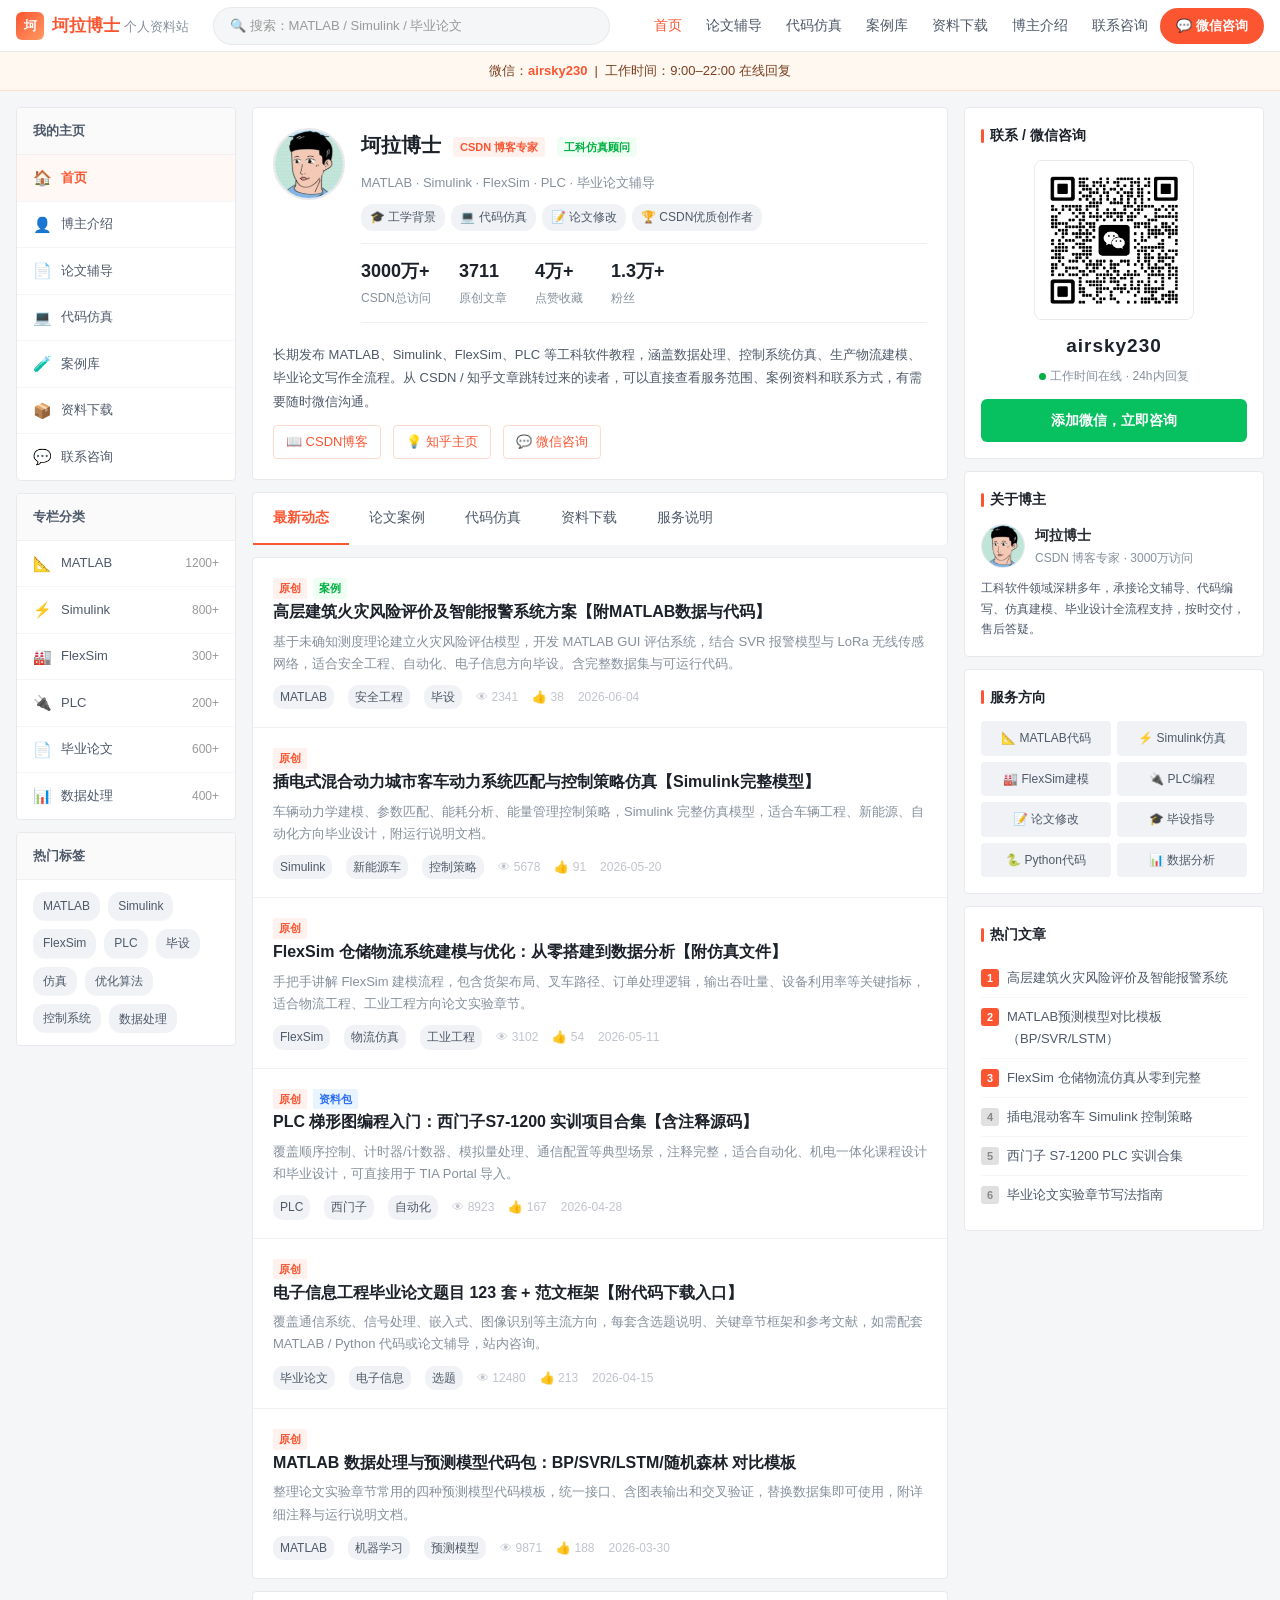
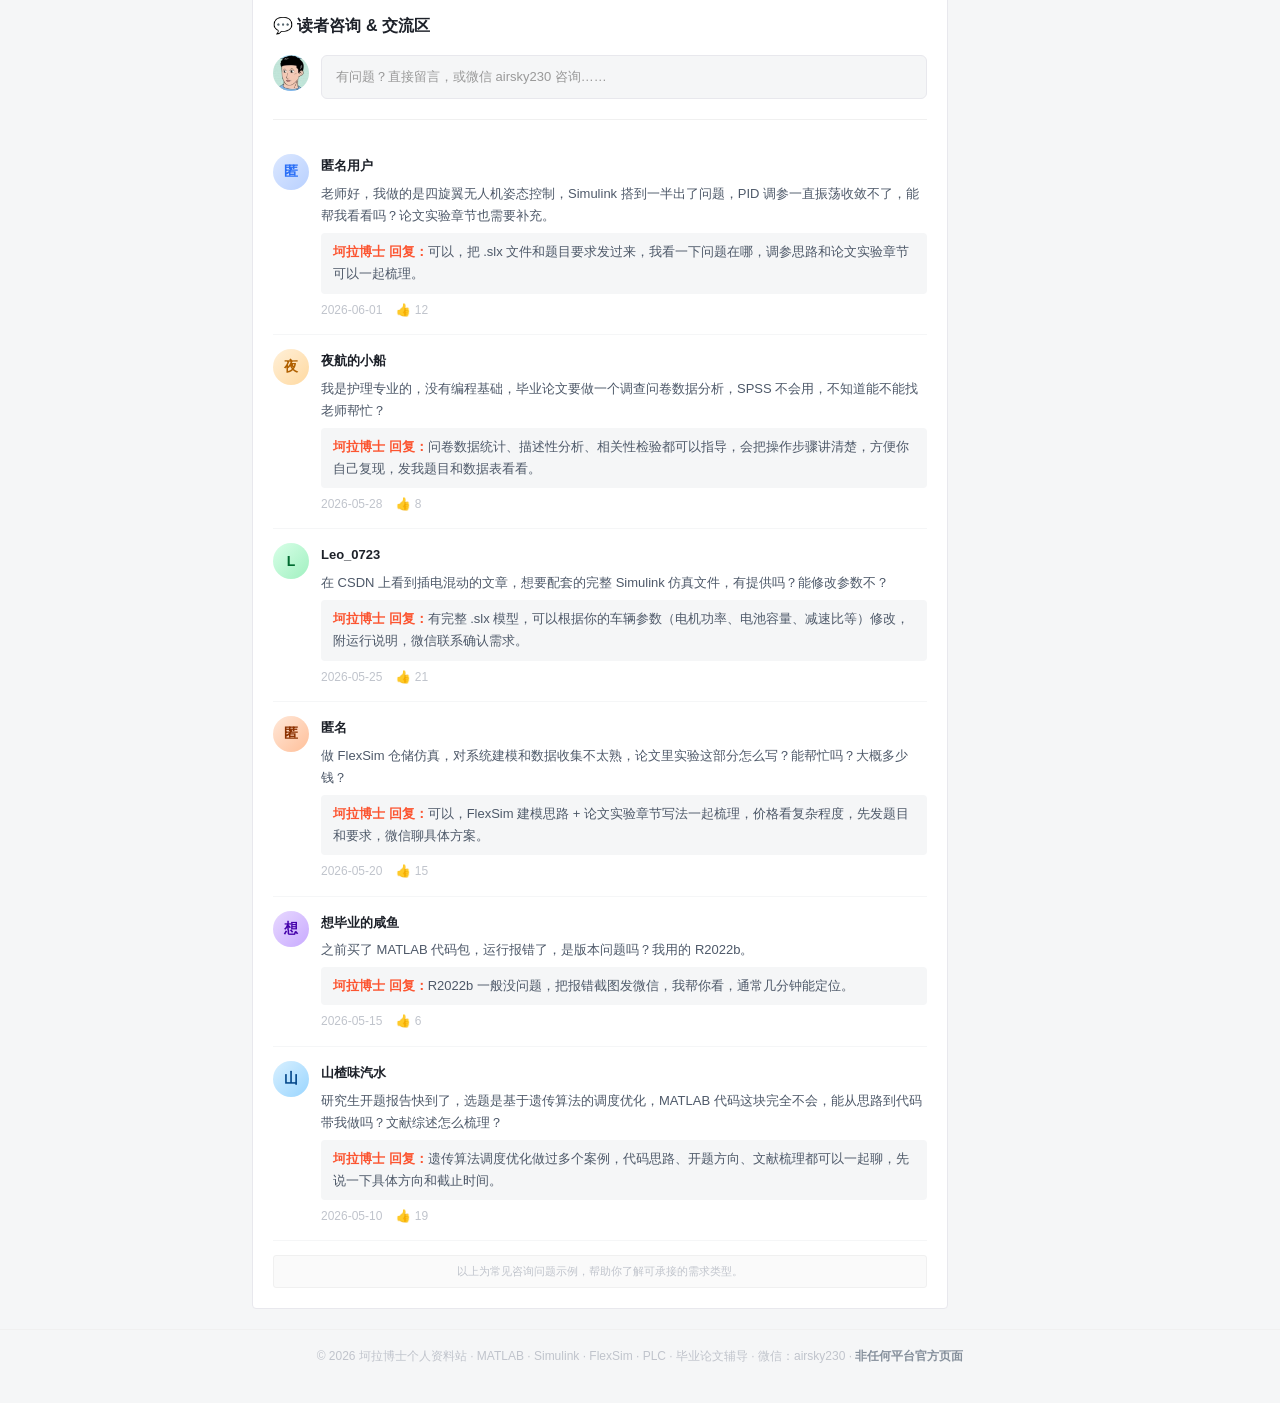
<file: index.html>
<!doctype html>
<html lang="zh-CN">
<head>
<meta charset="utf-8">
<meta name="viewport" content="width=device-width,initial-scale=1">
<title>坷拉博士 - MATLAB·Simulink·FlexSim·论文辅导</title>
<meta name="description" content="坷拉博士：3700+原创工科文章，MATLAB代码、Simulink仿真、FlexSim建模、毕业论文辅导，CSDN访问量3000万+。">
<link rel="stylesheet" href="assets/css/style.css">
</head>
<body>
<!-- TOP NAV -->
<header class="topbar">
  <div class="topbar-inner">
    <div class="logo">
      <div class="logo-icon">坷</div>
      <span>坷拉博士<small style="font-weight:400;color:#86909c;font-size:13px;margin-left:4px">个人资料站</small></span>
    </div>
    <div class="top-search">🔍 搜索：MATLAB / Simulink / 毕业论文</div>
    <nav class="top-nav">
      <a href="index.html" class="cur">首页</a>
      <a href="paper.html">论文辅导</a>
      <a href="code.html">代码仿真</a>
      <a href="cases.html">案例库</a>
      <a href="resources.html">资料下载</a>
      <a href="profile.html">博主介绍</a>
      <a href="contact.html">联系咨询</a>
    </nav>
    <div class="top-right">
      <a class="btn-create" href="contact.html">💬 微信咨询</a>
    </div>
  </div>
</header>

<!-- NOTICE -->
<div class="notice">
  <div class="notice-inner">
    <span>微信：<b>airsky230</b> &nbsp;|&nbsp; 工作时间：9:00–22:00 在线回复</span>
  </div>
</div>

<!-- MAIN LAYOUT -->
<div class="wrap">

  <!-- LEFT NAV -->
  <aside class="left-nav">
    <div class="nav-block">
      <div class="nav-block-title">我的主页</div>
      <a href="index.html" class="cur"><span class="ic">🏠</span>首页</a>
      <a href="profile.html"><span class="ic">👤</span>博主介绍</a>
      <a href="paper.html"><span class="ic">📄</span>论文辅导</a>
      <a href="code.html"><span class="ic">💻</span>代码仿真</a>
      <a href="cases.html"><span class="ic">🧪</span>案例库</a>
      <a href="resources.html"><span class="ic">📦</span>资料下载</a>
      <a href="contact.html"><span class="ic">💬</span>联系咨询</a>
    </div>
    <div class="nav-block">
      <div class="nav-block-title">专栏分类</div>
      <a href="cases.html"><span class="ic">📐</span>MATLAB<span class="cnt">1200+</span></a>
      <a href="cases.html"><span class="ic">⚡</span>Simulink<span class="cnt">800+</span></a>
      <a href="cases.html"><span class="ic">🏭</span>FlexSim<span class="cnt">300+</span></a>
      <a href="cases.html"><span class="ic">🔌</span>PLC<span class="cnt">200+</span></a>
      <a href="paper.html"><span class="ic">📄</span>毕业论文<span class="cnt">600+</span></a>
      <a href="cases.html"><span class="ic">📊</span>数据处理<span class="cnt">400+</span></a>
    </div>
    <div class="nav-block">
      <div class="nav-block-title">热门标签</div>
      <div class="tag-list">
        <a href="cases.html">MATLAB</a>
        <a href="cases.html">Simulink</a>
        <a href="cases.html">FlexSim</a>
        <a href="cases.html">PLC</a>
        <a href="cases.html">毕设</a>
        <a href="cases.html">仿真</a>
        <a href="cases.html">优化算法</a>
        <a href="cases.html">控制系统</a>
        <a href="cases.html">数据处理</a>
      </div>
    </div>
  </aside>

  <!-- MAIN -->
  <section class="main">

    <!-- Profile Card -->
    <div class="profile-card">
      <div class="pc-head">
        <div class="pc-avatar">
          <img src="assets/img/avatar.jpg" alt="坷拉博士">
        </div>
        <div style="flex:1">
          <div style="display:flex;align-items:center;flex-wrap:wrap;gap:6px;margin-bottom:6px">
            <span class="pc-name">坷拉博士</span>
            <span class="pc-rank">CSDN 博客专家</span>
            <span class="pc-rank" style="background:#f0fff4;color:#00b042">工科仿真顾问</span>
          </div>
          <div class="pc-sub">MATLAB · Simulink · FlexSim · PLC · 毕业论文辅导</div>
          <div class="pc-tags">
            <span>🎓 工学背景</span>
            <span>💻 代码仿真</span>
            <span>📝 论文修改</span>
            <span>🏆 CSDN优质创作者</span>
          </div>
          <div class="pc-stats">
            <div class="pc-stat"><b>3000万+</b><span>CSDN总访问</span></div>
            <div class="pc-stat"><b>3711</b><span>原创文章</span></div>
            <div class="pc-stat"><b>4万+</b><span>点赞收藏</span></div>
            <div class="pc-stat"><b>1.3万+</b><span>粉丝</span></div>
          </div>
        </div>
      </div>
      <p class="pc-intro">
        长期发布 MATLAB、Simulink、FlexSim、PLC 等工科软件教程，涵盖数据处理、控制系统仿真、生产物流建模、毕业论文写作全流程。从 CSDN / 知乎文章跳转过来的读者，可以直接查看服务范围、案例资料和联系方式，有需要随时微信沟通。
      </p>
      <div class="pc-links">
        <a class="pc-link" href="https://blog.csdn.net/checkpaper" target="_blank" rel="noopener">📖 CSDN博客</a>
        <a class="pc-link" href="https://www.zhihu.com/people/he-he-63-63/posts" target="_blank" rel="noopener">💡 知乎主页</a>
        <a class="pc-link" href="contact.html">💬 微信咨询</a>
      </div>
    </div>

    <!-- Tabs -->
    <div class="tabs">
      <a class="cur" href="index.html">最新动态</a>
      <a href="cases.html">论文案例</a>
      <a href="code.html">代码仿真</a>
      <a href="resources.html">资料下载</a>
      <a href="paper.html">服务说明</a>
    </div>

    <!-- Article List -->
    <div class="article-list">

      <div class="art-item">
        <div class="art-row">
          <div class="art-body">
            <div><span class="art-label">原创</span><span class="art-label green">案例</span></div>
            <a class="art-title" href="article-fire.html">高层建筑火灾风险评价及智能报警系统方案【附MATLAB数据与代码】</a>
            <div class="art-snippet">基于未确知测度理论建立火灾风险评估模型，开发 MATLAB GUI 评估系统，结合 SVR 报警模型与 LoRa 无线传感网络，适合安全工程、自动化、电子信息方向毕设。含完整数据集与可运行代码。</div>
            <div class="art-meta">
              <span class="tag">MATLAB</span><span class="tag">安全工程</span><span class="tag">毕设</span>
              <span class="views">2341</span><span class="likes">38</span>
              <span>2026-06-04</span>
            </div>
          </div>
        </div>
      </div>

      <div class="art-item">
        <div class="art-row">
          <div class="art-body">
            <div><span class="art-label">原创</span></div>
            <a class="art-title" href="articles/simulink-phev.html">插电式混合动力城市客车动力系统匹配与控制策略仿真【Simulink完整模型】</a>
            <div class="art-snippet">车辆动力学建模、参数匹配、能耗分析、能量管理控制策略，Simulink 完整仿真模型，适合车辆工程、新能源、自动化方向毕业设计，附运行说明文档。</div>
            <div class="art-meta">
              <span class="tag">Simulink</span><span class="tag">新能源车</span><span class="tag">控制策略</span>
              <span class="views">5678</span><span class="likes">91</span>
              <span>2026-05-20</span>
            </div>
          </div>
        </div>
      </div>

      <div class="art-item">
        <div class="art-row">
          <div class="art-body">
            <div><span class="art-label">原创</span></div>
            <a class="art-title" href="articles/flexsim-warehouse.html">FlexSim 仓储物流系统建模与优化：从零搭建到数据分析【附仿真文件】</a>
            <div class="art-snippet">手把手讲解 FlexSim 建模流程，包含货架布局、叉车路径、订单处理逻辑，输出吞吐量、设备利用率等关键指标，适合物流工程、工业工程方向论文实验章节。</div>
            <div class="art-meta">
              <span class="tag">FlexSim</span><span class="tag">物流仿真</span><span class="tag">工业工程</span>
              <span class="views">3102</span><span class="likes">54</span>
              <span>2026-05-11</span>
            </div>
          </div>
        </div>
      </div>

      <div class="art-item">
        <div class="art-row">
          <div class="art-body">
            <div><span class="art-label">原创</span><span class="art-label" style="background:#e8f4ff;color:#2b6ff6">资料包</span></div>
            <a class="art-title" href="articles/plc-s7-1200.html">PLC 梯形图编程入门：西门子S7-1200 实训项目合集【含注释源码】</a>
            <div class="art-snippet">覆盖顺序控制、计时器/计数器、模拟量处理、通信配置等典型场景，注释完整，适合自动化、机电一体化课程设计和毕业设计，可直接用于 TIA Portal 导入。</div>
            <div class="art-meta">
              <span class="tag">PLC</span><span class="tag">西门子</span><span class="tag">自动化</span>
              <span class="views">8923</span><span class="likes">167</span>
              <span>2026-04-28</span>
            </div>
          </div>
        </div>
      </div>

      <div class="art-item">
        <div class="art-row">
          <div class="art-body">
            <div><span class="art-label">原创</span></div>
            <a class="art-title" href="cases.html">电子信息工程毕业论文题目 123 套 + 范文框架【附代码下载入口】</a>
            <div class="art-snippet">覆盖通信系统、信号处理、嵌入式、图像识别等主流方向，每套含选题说明、关键章节框架和参考文献，如需配套 MATLAB / Python 代码或论文辅导，站内咨询。</div>
            <div class="art-meta">
              <span class="tag">毕业论文</span><span class="tag">电子信息</span><span class="tag">选题</span>
              <span class="views">12480</span><span class="likes">213</span>
              <span>2026-04-15</span>
            </div>
          </div>
        </div>
      </div>

      <div class="art-item">
        <div class="art-row">
          <div class="art-body">
            <div><span class="art-label">原创</span></div>
            <a class="art-title" href="articles/matlab-prediction.html">MATLAB 数据处理与预测模型代码包：BP/SVR/LSTM/随机森林 对比模板</a>
            <div class="art-snippet">整理论文实验章节常用的四种预测模型代码模板，统一接口、含图表输出和交叉验证，替换数据集即可使用，附详细注释与运行说明文档。</div>
            <div class="art-meta">
              <span class="tag">MATLAB</span><span class="tag">机器学习</span><span class="tag">预测模型</span>
              <span class="views">9871</span><span class="likes">188</span>
              <span>2026-03-30</span>
            </div>
          </div>
        </div>
      </div>

    </div><!-- /article-list -->

    <!-- COMMENTS -->
    <div class="comments-box">
      <h3>💬 读者咨询 &amp; 交流区</h3>

      <div class="comment-form">
        <div class="cf-avatar">
          <img src="assets/img/avatar.jpg" alt="">
        </div>
        <div class="cf-input">有问题？直接留言，或微信 airsky230 咨询……</div>
      </div>

      <div class="comment-item">
        <div class="ci-avatar" style="background:linear-gradient(135deg,#dce8ff,#b8d0ff);color:#2b6ff6">匿</div>
        <div class="ci-body">
          <span class="ci-name">匿名用户</span>
          <div class="ci-text">老师好，我做的是四旋翼无人机姿态控制，Simulink 搭到一半出了问题，PID 调参一直振荡收敛不了，能帮我看看吗？论文实验章节也需要补充。</div>
          <div class="ci-reply"><strong>坷拉博士 回复：</strong>可以，把 .slx 文件和题目要求发过来，我看一下问题在哪，调参思路和论文实验章节可以一起梳理。</div>
          <div class="ci-foot"><span>2026-06-01</span><span class="like-btn">👍 12</span></div>
        </div>
      </div>

      <div class="comment-item">
        <div class="ci-avatar" style="background:linear-gradient(135deg,#fff0d9,#ffd9a0);color:#b06000">夜</div>
        <div class="ci-body">
          <span class="ci-name">夜航的小船</span>
          <div class="ci-text">我是护理专业的，没有编程基础，毕业论文要做一个调查问卷数据分析，SPSS 不会用，不知道能不能找老师帮忙？</div>
          <div class="ci-reply"><strong>坷拉博士 回复：</strong>问卷数据统计、描述性分析、相关性检验都可以指导，会把操作步骤讲清楚，方便你自己复现，发我题目和数据表看看。</div>
          <div class="ci-foot"><span>2026-05-28</span><span class="like-btn">👍 8</span></div>
        </div>
      </div>

      <div class="comment-item">
        <div class="ci-avatar" style="background:linear-gradient(135deg,#d9ffe8,#a0f0c0);color:#006b30">L</div>
        <div class="ci-body">
          <span class="ci-name">Leo_0723</span>
          <div class="ci-text">在 CSDN 上看到插电混动的文章，想要配套的完整 Simulink 仿真文件，有提供吗？能修改参数不？</div>
          <div class="ci-reply"><strong>坷拉博士 回复：</strong>有完整 .slx 模型，可以根据你的车辆参数（电机功率、电池容量、减速比等）修改，附运行说明，微信联系确认需求。</div>
          <div class="ci-foot"><span>2026-05-25</span><span class="like-btn">👍 21</span></div>
        </div>
      </div>

      <div class="comment-item">
        <div class="ci-avatar" style="background:linear-gradient(135deg,#ffe8d9,#ffbf99);color:#8b3000">匿</div>
        <div class="ci-body">
          <span class="ci-name">匿名</span>
          <div class="ci-text">做 FlexSim 仓储仿真，对系统建模和数据收集不太熟，论文里实验这部分怎么写？能帮忙吗？大概多少钱？</div>
          <div class="ci-reply"><strong>坷拉博士 回复：</strong>可以，FlexSim 建模思路 + 论文实验章节写法一起梳理，价格看复杂程度，先发题目和要求，微信聊具体方案。</div>
          <div class="ci-foot"><span>2026-05-20</span><span class="like-btn">👍 15</span></div>
        </div>
      </div>

      <div class="comment-item">
        <div class="ci-avatar" style="background:linear-gradient(135deg,#e8d9ff,#c8aaff);color:#4400aa">想</div>
        <div class="ci-body">
          <span class="ci-name">想毕业的咸鱼</span>
          <div class="ci-text">之前买了 MATLAB 代码包，运行报错了，是版本问题吗？我用的 R2022b。</div>
          <div class="ci-reply"><strong>坷拉博士 回复：</strong>R2022b 一般没问题，把报错截图发微信，我帮你看，通常几分钟能定位。</div>
          <div class="ci-foot"><span>2026-05-15</span><span class="like-btn">👍 6</span></div>
        </div>
      </div>

      <div class="comment-item">
        <div class="ci-avatar" style="background:linear-gradient(135deg,#d9f0ff,#99d5ff);color:#004488">山</div>
        <div class="ci-body">
          <span class="ci-name">山楂味汽水</span>
          <div class="ci-text">研究生开题报告快到了，选题是基于遗传算法的调度优化，MATLAB 代码这块完全不会，能从思路到代码带我做吗？文献综述怎么梳理？</div>
          <div class="ci-reply"><strong>坷拉博士 回复：</strong>遗传算法调度优化做过多个案例，代码思路、开题方向、文献梳理都可以一起聊，先说一下具体方向和截止时间。</div>
          <div class="ci-foot"><span>2026-05-10</span><span class="like-btn">👍 19</span></div>
        </div>
      </div>

      <div class="safe-note">以上为常见咨询问题示例，帮助你了解可承接的需求类型。</div>
    </div>

  </section><!-- /main -->

  <!-- RIGHT SIDEBAR -->
  <aside class="right">

    <div class="side-card">
      <div class="side-title">联系 / 微信咨询</div>
      <div class="wechat-section">
        <div class="qr-img">
          <img src="assets/img/qr.png" alt="微信二维码">
        </div>
        <div class="wechat-id-text">airsky230</div>
        <div class="wechat-sub"><span class="online-dot"></span>工作时间在线 · 24h内回复</div>
        <a class="btn-consult" href="contact.html">添加微信，立即咨询</a>
      </div>
    </div>

    <div class="side-card">
      <div class="side-title">关于博主</div>
      <div style="display:flex;gap:10px;align-items:center;margin-bottom:10px">
        <img src="assets/img/avatar.jpg" style="width:44px;height:44px;border-radius:50%;object-fit:cover;border:1px solid #e8e8ed" alt="">
        <div>
          <div style="font-weight:700;font-size:14px">坷拉博士</div>
          <div style="color:#86909c;font-size:12px">CSDN 博客专家 · 3000万访问</div>
        </div>
      </div>
      <p style="font-size:12px;color:#4e5969;line-height:1.7">工科软件领域深耕多年，承接论文辅导、代码编写、仿真建模、毕业设计全流程支持，按时交付，售后答疑。</p>
    </div>

    <div class="side-card">
      <div class="side-title">服务方向</div>
      <div class="skill-grid">
        <a class="skill-tag" href="code.html">📐 MATLAB代码</a>
        <a class="skill-tag" href="code.html">⚡ Simulink仿真</a>
        <a class="skill-tag" href="code.html">🏭 FlexSim建模</a>
        <a class="skill-tag" href="code.html">🔌 PLC编程</a>
        <a class="skill-tag" href="paper.html">📝 论文修改</a>
        <a class="skill-tag" href="paper.html">🎓 毕设指导</a>
        <a class="skill-tag" href="code.html">🐍 Python代码</a>
        <a class="skill-tag" href="paper.html">📊 数据分析</a>
      </div>
    </div>

    <div class="side-card">
      <div class="side-title">热门文章</div>
      <div class="hot-list">
        <a href="article-fire.html"><span class="hot-num">1</span>高层建筑火灾风险评价及智能报警系统</a>
        <a href="articles/matlab-prediction.html"><span class="hot-num">2</span>MATLAB预测模型对比模板（BP/SVR/LSTM）</a>
        <a href="articles/flexsim-warehouse.html"><span class="hot-num" style="background:#fc5531">3</span>FlexSim 仓储物流仿真从零到完整</a>
        <a href="articles/simulink-phev.html"><span class="hot-num gray">4</span>插电混动客车 Simulink 控制策略</a>
        <a href="articles/plc-s7-1200.html"><span class="hot-num gray">5</span>西门子 S7-1200 PLC 实训合集</a>
        <a href="cases.html"><span class="hot-num gray">6</span>毕业论文实验章节写法指南</a>
      </div>
    </div>

  </aside>

</div><!-- /wrap -->

<footer class="footer">
  © 2026 坷拉博士个人资料站 · MATLAB · Simulink · FlexSim · PLC · 毕业论文辅导 · 微信：airsky230 · <b>非任何平台官方页面</b>
</footer>

</body>
</html>
</file>
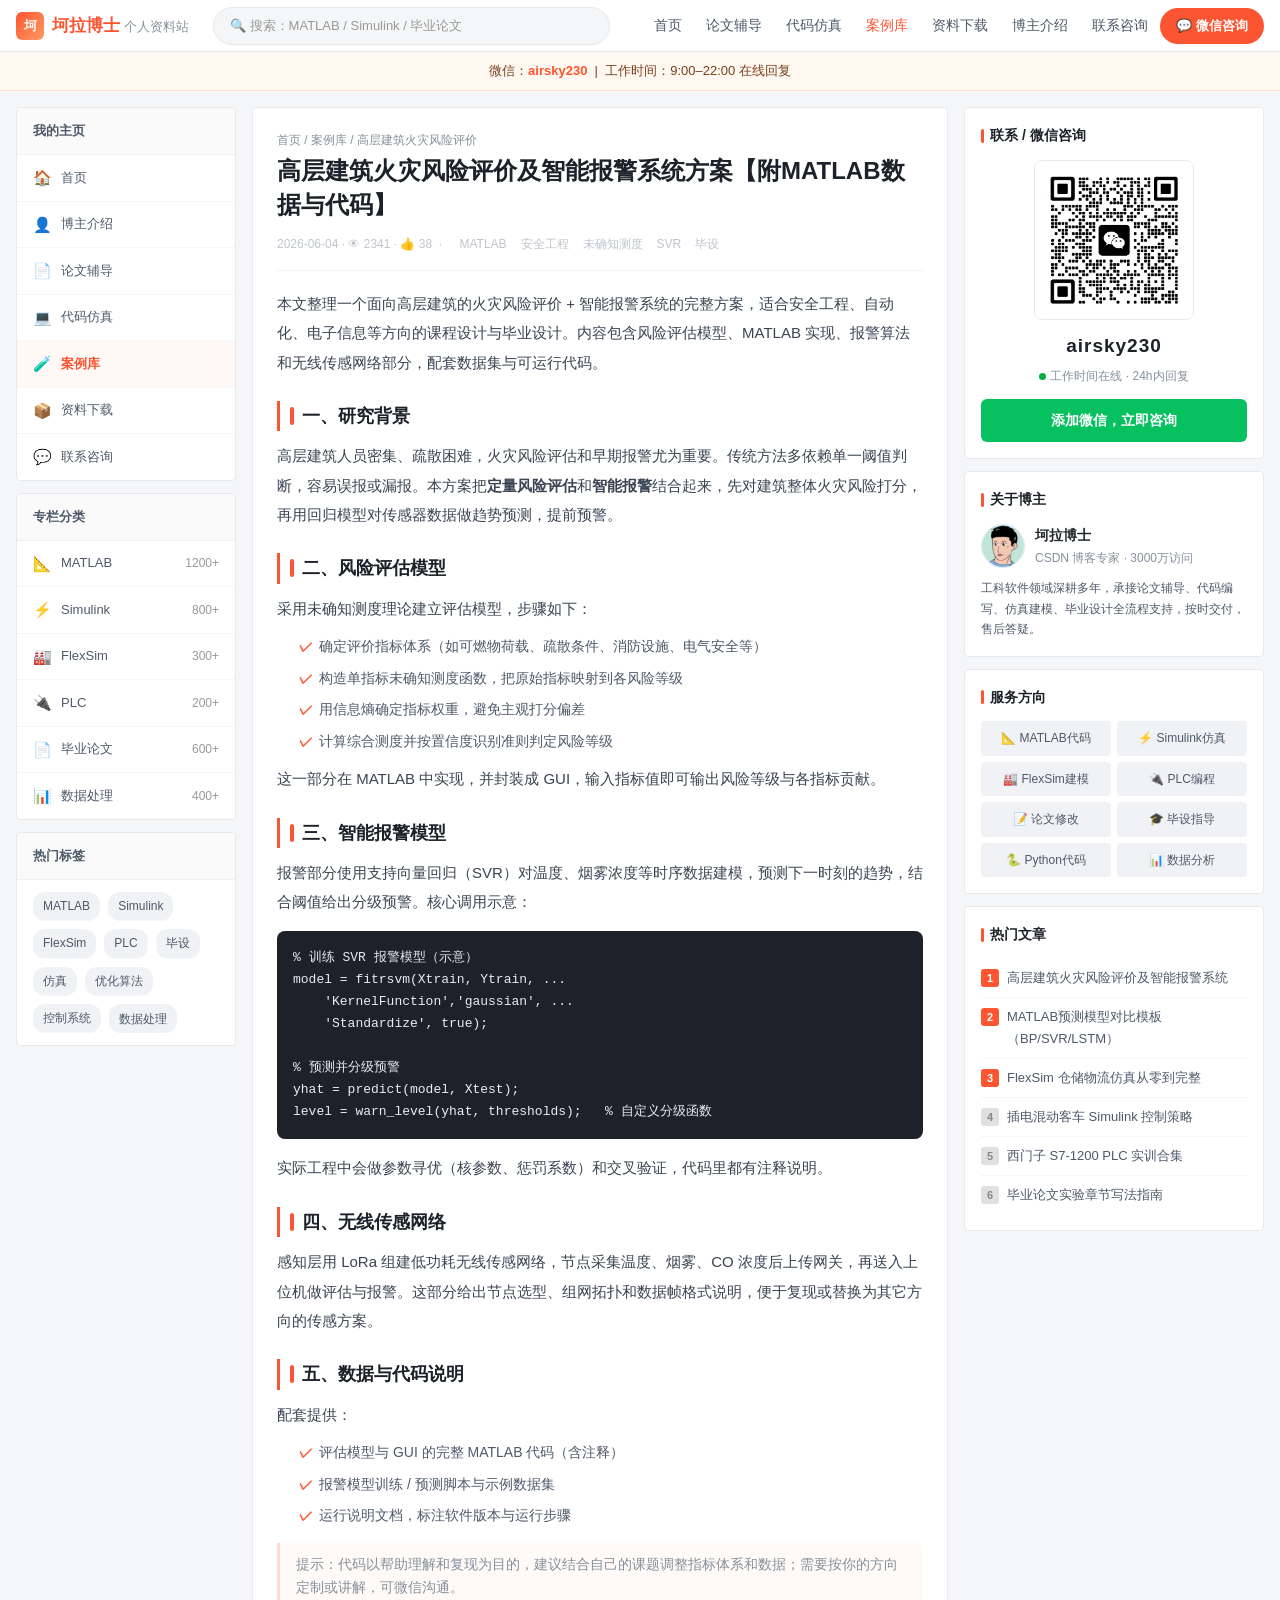
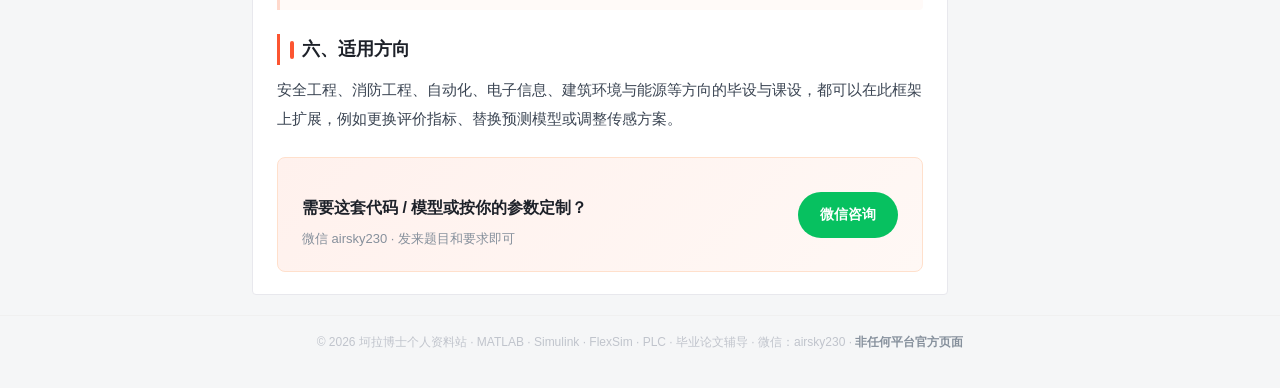
<file: article-fire.html>
<!doctype html>
<html lang="zh-CN">
<head>
<meta charset="utf-8">
<meta name="viewport" content="width=device-width,initial-scale=1">
<title>高层建筑火灾风险评价及智能报警系统方案【附MATLAB数据与代码】 - 坷拉博士</title>
<meta name="description" content="高层建筑火灾风险评价及智能报警系统方案【附MATLAB数据与代码】">
<link rel="stylesheet" href="assets/css/style.css">
</head>
<body>
<!-- TOP NAV -->
<header class="topbar">
  <div class="topbar-inner">
    <div class="logo">
      <div class="logo-icon">坷</div>
      <span>坷拉博士<small style="font-weight:400;color:#86909c;font-size:13px;margin-left:4px">个人资料站</small></span>
    </div>
    <div class="top-search">🔍 搜索：MATLAB / Simulink / 毕业论文</div>
    <nav class="top-nav">
      <a href="index.html">首页</a>
      <a href="paper.html">论文辅导</a>
      <a href="code.html">代码仿真</a>
      <a href="cases.html" class="cur">案例库</a>
      <a href="resources.html">资料下载</a>
      <a href="profile.html">博主介绍</a>
      <a href="contact.html">联系咨询</a>
    </nav>
    <div class="top-right">
      <a class="btn-create" href="contact.html">💬 微信咨询</a>
    </div>
  </div>
</header>

<!-- NOTICE -->
<div class="notice">
  <div class="notice-inner">
    <span>微信：<b>airsky230</b> &nbsp;|&nbsp; 工作时间：9:00–22:00 在线回复</span>
  </div>
</div>

<!-- MAIN LAYOUT -->
<div class="wrap">

  <!-- LEFT NAV -->
  <aside class="left-nav">
    <div class="nav-block">
      <div class="nav-block-title">我的主页</div>
      <a href="index.html"><span class="ic">🏠</span>首页</a>
      <a href="profile.html"><span class="ic">👤</span>博主介绍</a>
      <a href="paper.html"><span class="ic">📄</span>论文辅导</a>
      <a href="code.html"><span class="ic">💻</span>代码仿真</a>
      <a href="cases.html" class="cur"><span class="ic">🧪</span>案例库</a>
      <a href="resources.html"><span class="ic">📦</span>资料下载</a>
      <a href="contact.html"><span class="ic">💬</span>联系咨询</a>
    </div>
    <div class="nav-block">
      <div class="nav-block-title">专栏分类</div>
      <a href="cases.html"><span class="ic">📐</span>MATLAB<span class="cnt">1200+</span></a>
      <a href="cases.html"><span class="ic">⚡</span>Simulink<span class="cnt">800+</span></a>
      <a href="cases.html"><span class="ic">🏭</span>FlexSim<span class="cnt">300+</span></a>
      <a href="cases.html"><span class="ic">🔌</span>PLC<span class="cnt">200+</span></a>
      <a href="paper.html"><span class="ic">📄</span>毕业论文<span class="cnt">600+</span></a>
      <a href="cases.html"><span class="ic">📊</span>数据处理<span class="cnt">400+</span></a>
    </div>
    <div class="nav-block">
      <div class="nav-block-title">热门标签</div>
      <div class="tag-list">
        <a href="cases.html">MATLAB</a>
        <a href="cases.html">Simulink</a>
        <a href="cases.html">FlexSim</a>
        <a href="cases.html">PLC</a>
        <a href="cases.html">毕设</a>
        <a href="cases.html">仿真</a>
        <a href="cases.html">优化算法</a>
        <a href="cases.html">控制系统</a>
        <a href="cases.html">数据处理</a>
      </div>
    </div>
  </aside>

  <!-- MAIN -->
  <section class="main">

    <article class="card prose">
      <div class="crumb"><a href="index.html">首页</a> / <a href="cases.html">案例库</a> / 高层建筑火灾风险评价</div>
      <h1>高层建筑火灾风险评价及智能报警系统方案【附MATLAB数据与代码】</h1>
      <div class="art-info">2026-06-04 · 👁 2341 · 👍 38 &nbsp;·&nbsp; <span class="tag">MATLAB</span><span class="tag">安全工程</span><span class="tag">未确知测度</span><span class="tag">SVR</span><span class="tag">毕设</span></div>

      <p>本文整理一个面向高层建筑的火灾风险评价 + 智能报警系统的完整方案，适合安全工程、自动化、电子信息等方向的课程设计与毕业设计。内容包含风险评估模型、MATLAB 实现、报警算法和无线传感网络部分，配套数据集与可运行代码。</p>

      <h2>一、研究背景</h2>
      <p>高层建筑人员密集、疏散困难，火灾风险评估和早期报警尤为重要。传统方法多依赖单一阈值判断，容易误报或漏报。本方案把<strong>定量风险评估</strong>和<strong>智能报警</strong>结合起来，先对建筑整体火灾风险打分，再用回归模型对传感器数据做趋势预测，提前预警。</p>

      <h2>二、风险评估模型</h2>
      <p>采用未确知测度理论建立评估模型，步骤如下：</p>
      <ul>
        <li>确定评价指标体系（如可燃物荷载、疏散条件、消防设施、电气安全等）</li>
        <li>构造单指标未确知测度函数，把原始指标映射到各风险等级</li>
        <li>用信息熵确定指标权重，避免主观打分偏差</li>
        <li>计算综合测度并按置信度识别准则判定风险等级</li>
      </ul>
      <p>这一部分在 MATLAB 中实现，并封装成 GUI，输入指标值即可输出风险等级与各指标贡献。</p>

      <h2>三、智能报警模型</h2>
      <p>报警部分使用支持向量回归（SVR）对温度、烟雾浓度等时序数据建模，预测下一时刻的趋势，结合阈值给出分级预警。核心调用示意：</p>
      <pre><code>% 训练 SVR 报警模型（示意）
model = fitrsvm(Xtrain, Ytrain, ...
    'KernelFunction','gaussian', ...
    'Standardize', true);

% 预测并分级预警
yhat = predict(model, Xtest);
level = warn_level(yhat, thresholds);   % 自定义分级函数</code></pre>
      <p>实际工程中会做参数寻优（核参数、惩罚系数）和交叉验证，代码里都有注释说明。</p>

      <h2>四、无线传感网络</h2>
      <p>感知层用 LoRa 组建低功耗无线传感网络，节点采集温度、烟雾、CO 浓度后上传网关，再送入上位机做评估与报警。这部分给出节点选型、组网拓扑和数据帧格式说明，便于复现或替换为其它方向的传感方案。</p>

      <h2>五、数据与代码说明</h2>
      <p>配套提供：</p>
      <ul>
        <li>评估模型与 GUI 的完整 MATLAB 代码（含注释）</li>
        <li>报警模型训练 / 预测脚本与示例数据集</li>
        <li>运行说明文档，标注软件版本与运行步骤</li>
      </ul>
      <blockquote>提示：代码以帮助理解和复现为目的，建议结合自己的课题调整指标体系和数据；需要按你的方向定制或讲解，可微信沟通。</blockquote>

      <h2>六、适用方向</h2>
      <p>安全工程、消防工程、自动化、电子信息、建筑环境与能源等方向的毕设与课设，都可以在此框架上扩展，例如更换评价指标、替换预测模型或调整传感方案。</p>

      <div class="cta-strip" style="margin-top:24px">
        <div class="cta-txt"><h3>需要这套代码 / 模型或按你的参数定制？</h3><p>微信 airsky230 · 发来题目和要求即可</p></div>
        <a class="cta-act" href="contact.html">微信咨询</a>
      </div>
    </article>

  </section><!-- /main -->

  <!-- RIGHT SIDEBAR -->
  <aside class="right">

    <div class="side-card">
      <div class="side-title">联系 / 微信咨询</div>
      <div class="wechat-section">
        <div class="qr-img">
          <img src="assets/img/qr.png" alt="微信二维码">
        </div>
        <div class="wechat-id-text">airsky230</div>
        <div class="wechat-sub"><span class="online-dot"></span>工作时间在线 · 24h内回复</div>
        <a class="btn-consult" href="contact.html">添加微信，立即咨询</a>
      </div>
    </div>

    <div class="side-card">
      <div class="side-title">关于博主</div>
      <div style="display:flex;gap:10px;align-items:center;margin-bottom:10px">
        <img src="assets/img/avatar.jpg" style="width:44px;height:44px;border-radius:50%;object-fit:cover;border:1px solid #e8e8ed" alt="">
        <div>
          <div style="font-weight:700;font-size:14px">坷拉博士</div>
          <div style="color:#86909c;font-size:12px">CSDN 博客专家 · 3000万访问</div>
        </div>
      </div>
      <p style="font-size:12px;color:#4e5969;line-height:1.7">工科软件领域深耕多年，承接论文辅导、代码编写、仿真建模、毕业设计全流程支持，按时交付，售后答疑。</p>
    </div>

    <div class="side-card">
      <div class="side-title">服务方向</div>
      <div class="skill-grid">
        <a class="skill-tag" href="code.html">📐 MATLAB代码</a>
        <a class="skill-tag" href="code.html">⚡ Simulink仿真</a>
        <a class="skill-tag" href="code.html">🏭 FlexSim建模</a>
        <a class="skill-tag" href="code.html">🔌 PLC编程</a>
        <a class="skill-tag" href="paper.html">📝 论文修改</a>
        <a class="skill-tag" href="paper.html">🎓 毕设指导</a>
        <a class="skill-tag" href="code.html">🐍 Python代码</a>
        <a class="skill-tag" href="paper.html">📊 数据分析</a>
      </div>
    </div>

    <div class="side-card">
      <div class="side-title">热门文章</div>
      <div class="hot-list">
        <a href="article-fire.html"><span class="hot-num">1</span>高层建筑火灾风险评价及智能报警系统</a>
        <a href="articles/matlab-prediction.html"><span class="hot-num">2</span>MATLAB预测模型对比模板（BP/SVR/LSTM）</a>
        <a href="articles/flexsim-warehouse.html"><span class="hot-num" style="background:#fc5531">3</span>FlexSim 仓储物流仿真从零到完整</a>
        <a href="articles/simulink-phev.html"><span class="hot-num gray">4</span>插电混动客车 Simulink 控制策略</a>
        <a href="articles/plc-s7-1200.html"><span class="hot-num gray">5</span>西门子 S7-1200 PLC 实训合集</a>
        <a href="cases.html"><span class="hot-num gray">6</span>毕业论文实验章节写法指南</a>
      </div>
    </div>

  </aside>

</div><!-- /wrap -->

<footer class="footer">
  © 2026 坷拉博士个人资料站 · MATLAB · Simulink · FlexSim · PLC · 毕业论文辅导 · 微信：airsky230 · <b>非任何平台官方页面</b>
</footer>

</body>
</html>
</file>
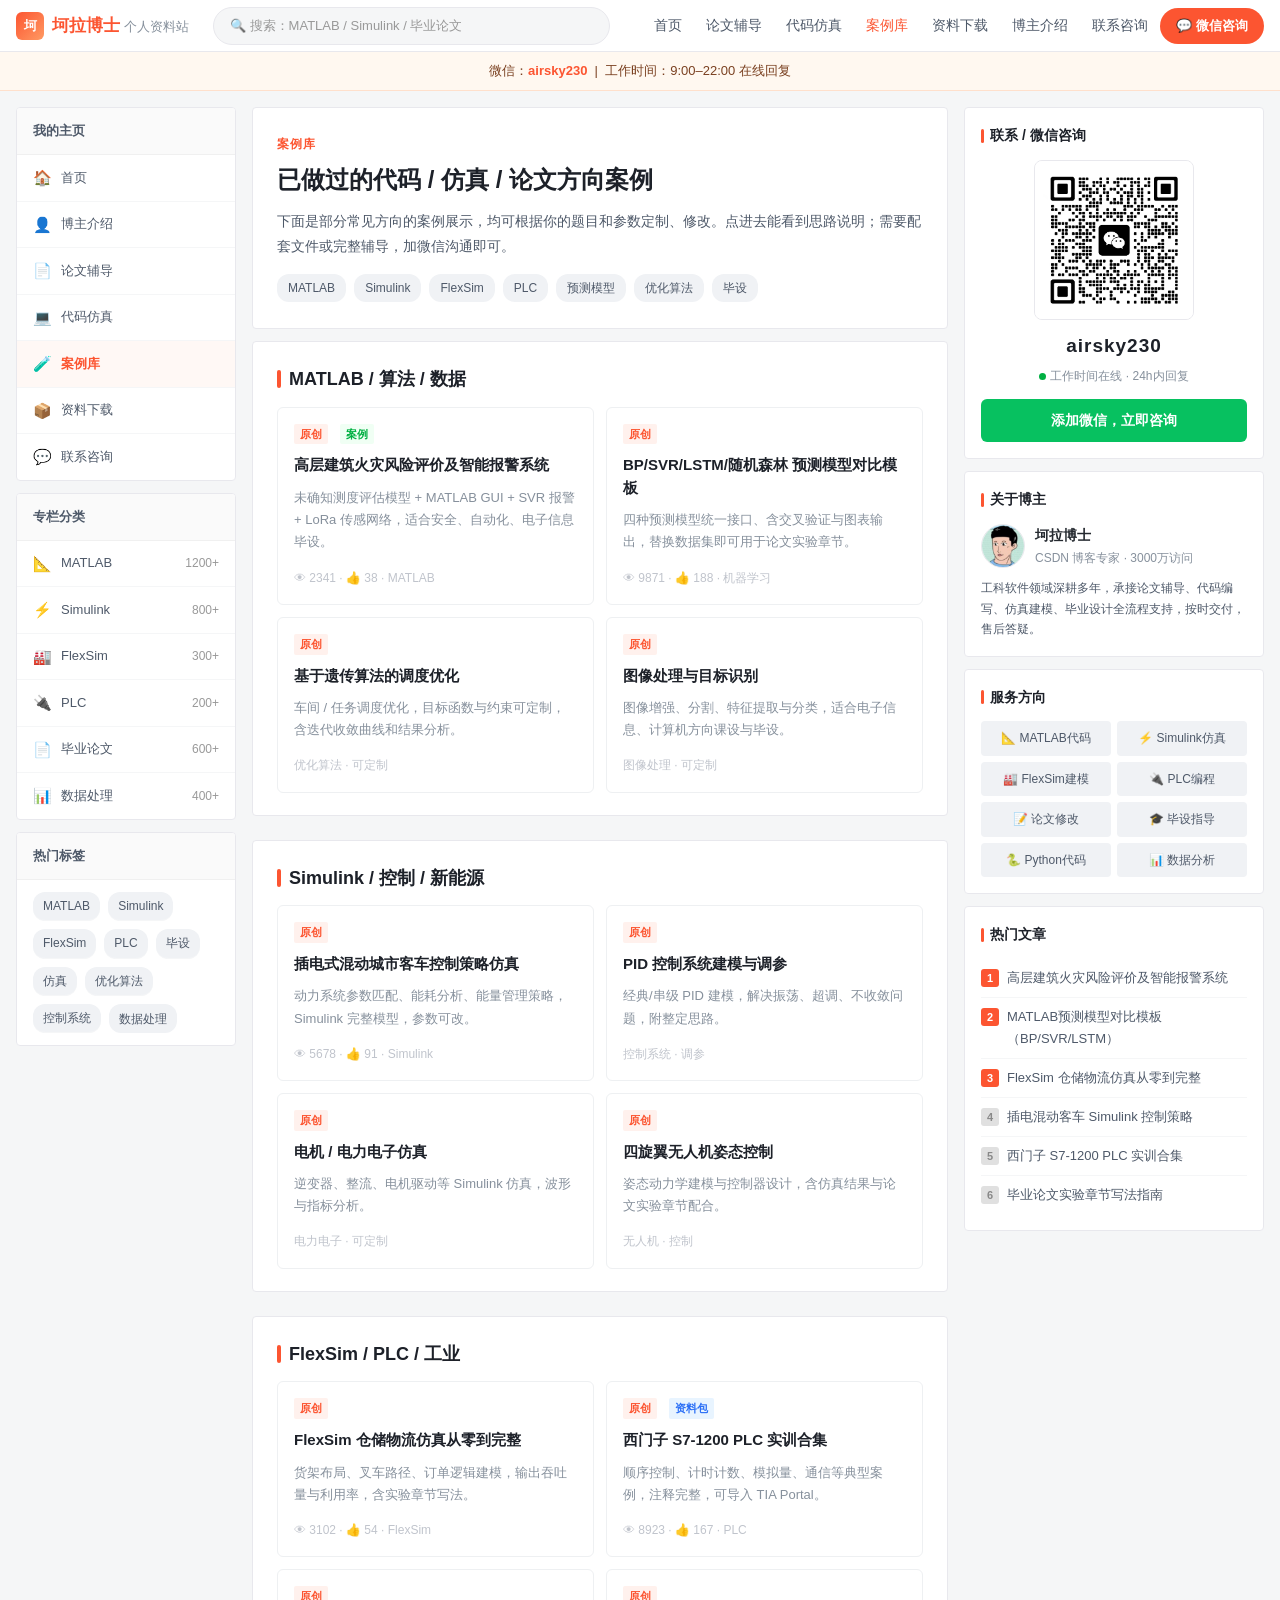
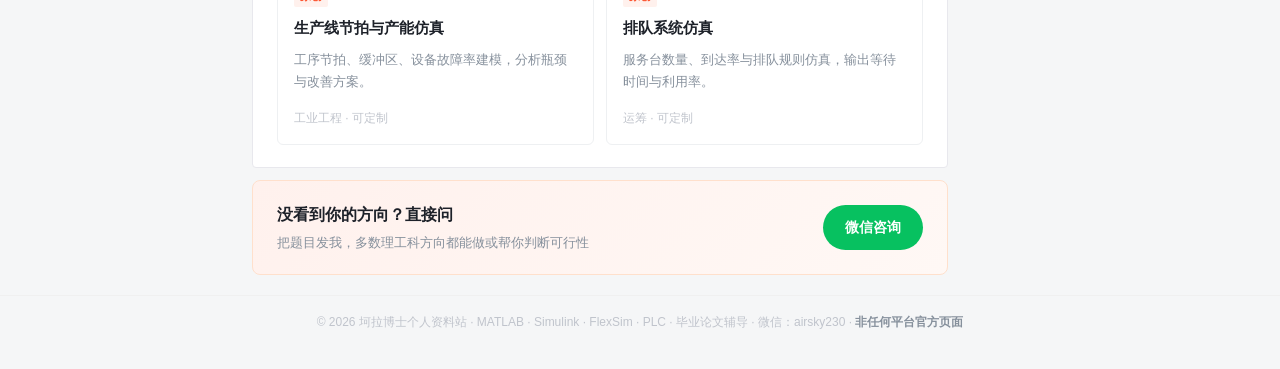
<file: cases.html>
<!doctype html>
<html lang="zh-CN">
<head>
<meta charset="utf-8">
<meta name="viewport" content="width=device-width,initial-scale=1">
<title>案例库 - 坷拉博士</title>
<meta name="description" content="坷拉博士案例库：MATLAB、Simulink、FlexSim、PLC、预测模型、优化算法等方向的代码与仿真案例，均可按题目定制。">
<link rel="stylesheet" href="assets/css/style.css">
</head>
<body>
<!-- TOP NAV -->
<header class="topbar">
  <div class="topbar-inner">
    <div class="logo">
      <div class="logo-icon">坷</div>
      <span>坷拉博士<small style="font-weight:400;color:#86909c;font-size:13px;margin-left:4px">个人资料站</small></span>
    </div>
    <div class="top-search">🔍 搜索：MATLAB / Simulink / 毕业论文</div>
    <nav class="top-nav">
      <a href="index.html">首页</a>
      <a href="paper.html">论文辅导</a>
      <a href="code.html">代码仿真</a>
      <a href="cases.html" class="cur">案例库</a>
      <a href="resources.html">资料下载</a>
      <a href="profile.html">博主介绍</a>
      <a href="contact.html">联系咨询</a>
    </nav>
    <div class="top-right">
      <a class="btn-create" href="contact.html">💬 微信咨询</a>
    </div>
  </div>
</header>

<!-- NOTICE -->
<div class="notice">
  <div class="notice-inner">
    <span>微信：<b>airsky230</b> &nbsp;|&nbsp; 工作时间：9:00–22:00 在线回复</span>
  </div>
</div>

<!-- MAIN LAYOUT -->
<div class="wrap">

  <!-- LEFT NAV -->
  <aside class="left-nav">
    <div class="nav-block">
      <div class="nav-block-title">我的主页</div>
      <a href="index.html"><span class="ic">🏠</span>首页</a>
      <a href="profile.html"><span class="ic">👤</span>博主介绍</a>
      <a href="paper.html"><span class="ic">📄</span>论文辅导</a>
      <a href="code.html"><span class="ic">💻</span>代码仿真</a>
      <a href="cases.html" class="cur"><span class="ic">🧪</span>案例库</a>
      <a href="resources.html"><span class="ic">📦</span>资料下载</a>
      <a href="contact.html"><span class="ic">💬</span>联系咨询</a>
    </div>
    <div class="nav-block">
      <div class="nav-block-title">专栏分类</div>
      <a href="cases.html"><span class="ic">📐</span>MATLAB<span class="cnt">1200+</span></a>
      <a href="cases.html"><span class="ic">⚡</span>Simulink<span class="cnt">800+</span></a>
      <a href="cases.html"><span class="ic">🏭</span>FlexSim<span class="cnt">300+</span></a>
      <a href="cases.html"><span class="ic">🔌</span>PLC<span class="cnt">200+</span></a>
      <a href="paper.html"><span class="ic">📄</span>毕业论文<span class="cnt">600+</span></a>
      <a href="cases.html"><span class="ic">📊</span>数据处理<span class="cnt">400+</span></a>
    </div>
    <div class="nav-block">
      <div class="nav-block-title">热门标签</div>
      <div class="tag-list">
        <a href="cases.html">MATLAB</a>
        <a href="cases.html">Simulink</a>
        <a href="cases.html">FlexSim</a>
        <a href="cases.html">PLC</a>
        <a href="cases.html">毕设</a>
        <a href="cases.html">仿真</a>
        <a href="cases.html">优化算法</a>
        <a href="cases.html">控制系统</a>
        <a href="cases.html">数据处理</a>
      </div>
    </div>
  </aside>

  <!-- MAIN -->
  <section class="main">

    <div class="page-hero">
      <div class="eyebrow">案例库</div>
      <h1>已做过的代码 / 仿真 / 论文方向案例</h1>
      <p>下面是部分常见方向的案例展示，均可根据你的题目和参数定制、修改。点进去能看到思路说明；需要配套文件或完整辅导，加微信沟通即可。</p>
      <div class="hero-tags">
        <span>MATLAB</span><span>Simulink</span><span>FlexSim</span><span>PLC</span><span>预测模型</span><span>优化算法</span><span>毕设</span>
      </div>
    </div>

    <div class="card">
      <h2>MATLAB / 算法 / 数据</h2>
      <div class="case-grid">
        <div class="case">
          <div class="case-top"><span class="art-label">原创</span><span class="art-label green">案例</span></div>
          <h4><a href="article-fire.html">高层建筑火灾风险评价及智能报警系统</a></h4>
          <p>未确知测度评估模型 + MATLAB GUI + SVR 报警 + LoRa 传感网络，适合安全、自动化、电子信息毕设。</p>
          <div class="case-meta">👁 2341 · 👍 38 · MATLAB</div>
        </div>
        <div class="case">
          <div class="case-top"><span class="art-label">原创</span></div>
          <h4><a href="articles/matlab-prediction.html">BP/SVR/LSTM/随机森林 预测模型对比模板</a></h4>
          <p>四种预测模型统一接口、含交叉验证与图表输出，替换数据集即可用于论文实验章节。</p>
          <div class="case-meta">👁 9871 · 👍 188 · 机器学习</div>
        </div>
        <div class="case">
          <div class="case-top"><span class="art-label">原创</span></div>
          <h4><a href="contact.html">基于遗传算法的调度优化</a></h4>
          <p>车间 / 任务调度优化，目标函数与约束可定制，含迭代收敛曲线和结果分析。</p>
          <div class="case-meta">优化算法 · 可定制</div>
        </div>
        <div class="case">
          <div class="case-top"><span class="art-label">原创</span></div>
          <h4><a href="contact.html">图像处理与目标识别</a></h4>
          <p>图像增强、分割、特征提取与分类，适合电子信息、计算机方向课设与毕设。</p>
          <div class="case-meta">图像处理 · 可定制</div>
        </div>
      </div>
    </div>

    <div class="card">
      <h2>Simulink / 控制 / 新能源</h2>
      <div class="case-grid">
        <div class="case">
          <div class="case-top"><span class="art-label">原创</span></div>
          <h4><a href="articles/simulink-phev.html">插电式混动城市客车控制策略仿真</a></h4>
          <p>动力系统参数匹配、能耗分析、能量管理策略，Simulink 完整模型，参数可改。</p>
          <div class="case-meta">👁 5678 · 👍 91 · Simulink</div>
        </div>
        <div class="case">
          <div class="case-top"><span class="art-label">原创</span></div>
          <h4><a href="contact.html">PID 控制系统建模与调参</a></h4>
          <p>经典/串级 PID 建模，解决振荡、超调、不收敛问题，附整定思路。</p>
          <div class="case-meta">控制系统 · 调参</div>
        </div>
        <div class="case">
          <div class="case-top"><span class="art-label">原创</span></div>
          <h4><a href="contact.html">电机 / 电力电子仿真</a></h4>
          <p>逆变器、整流、电机驱动等 Simulink 仿真，波形与指标分析。</p>
          <div class="case-meta">电力电子 · 可定制</div>
        </div>
        <div class="case">
          <div class="case-top"><span class="art-label">原创</span></div>
          <h4><a href="contact.html">四旋翼无人机姿态控制</a></h4>
          <p>姿态动力学建模与控制器设计，含仿真结果与论文实验章节配合。</p>
          <div class="case-meta">无人机 · 控制</div>
        </div>
      </div>
    </div>

    <div class="card">
      <h2>FlexSim / PLC / 工业</h2>
      <div class="case-grid">
        <div class="case">
          <div class="case-top"><span class="art-label">原创</span></div>
          <h4><a href="articles/flexsim-warehouse.html">FlexSim 仓储物流仿真从零到完整</a></h4>
          <p>货架布局、叉车路径、订单逻辑建模，输出吞吐量与利用率，含实验章节写法。</p>
          <div class="case-meta">👁 3102 · 👍 54 · FlexSim</div>
        </div>
        <div class="case">
          <div class="case-top"><span class="art-label">原创</span><span class="art-label " style="background:#e8f4ff;color:#2b6ff6">资料包</span></div>
          <h4><a href="articles/plc-s7-1200.html">西门子 S7-1200 PLC 实训合集</a></h4>
          <p>顺序控制、计时计数、模拟量、通信等典型案例，注释完整，可导入 TIA Portal。</p>
          <div class="case-meta">👁 8923 · 👍 167 · PLC</div>
        </div>
        <div class="case">
          <div class="case-top"><span class="art-label">原创</span></div>
          <h4><a href="contact.html">生产线节拍与产能仿真</a></h4>
          <p>工序节拍、缓冲区、设备故障率建模，分析瓶颈与改善方案。</p>
          <div class="case-meta">工业工程 · 可定制</div>
        </div>
        <div class="case">
          <div class="case-top"><span class="art-label">原创</span></div>
          <h4><a href="contact.html">排队系统仿真</a></h4>
          <p>服务台数量、到达率与排队规则仿真，输出等待时间与利用率。</p>
          <div class="case-meta">运筹 · 可定制</div>
        </div>
      </div>
    </div>

    <div class="cta-strip">
      <div class="cta-txt"><h3>没看到你的方向？直接问</h3><p>把题目发我，多数理工科方向都能做或帮你判断可行性</p></div>
      <a class="cta-act" href="contact.html">微信咨询</a>
    </div>

  </section><!-- /main -->

  <!-- RIGHT SIDEBAR -->
  <aside class="right">

    <div class="side-card">
      <div class="side-title">联系 / 微信咨询</div>
      <div class="wechat-section">
        <div class="qr-img">
          <img src="assets/img/qr.png" alt="微信二维码">
        </div>
        <div class="wechat-id-text">airsky230</div>
        <div class="wechat-sub"><span class="online-dot"></span>工作时间在线 · 24h内回复</div>
        <a class="btn-consult" href="contact.html">添加微信，立即咨询</a>
      </div>
    </div>

    <div class="side-card">
      <div class="side-title">关于博主</div>
      <div style="display:flex;gap:10px;align-items:center;margin-bottom:10px">
        <img src="assets/img/avatar.jpg" style="width:44px;height:44px;border-radius:50%;object-fit:cover;border:1px solid #e8e8ed" alt="">
        <div>
          <div style="font-weight:700;font-size:14px">坷拉博士</div>
          <div style="color:#86909c;font-size:12px">CSDN 博客专家 · 3000万访问</div>
        </div>
      </div>
      <p style="font-size:12px;color:#4e5969;line-height:1.7">工科软件领域深耕多年，承接论文辅导、代码编写、仿真建模、毕业设计全流程支持，按时交付，售后答疑。</p>
    </div>

    <div class="side-card">
      <div class="side-title">服务方向</div>
      <div class="skill-grid">
        <a class="skill-tag" href="code.html">📐 MATLAB代码</a>
        <a class="skill-tag" href="code.html">⚡ Simulink仿真</a>
        <a class="skill-tag" href="code.html">🏭 FlexSim建模</a>
        <a class="skill-tag" href="code.html">🔌 PLC编程</a>
        <a class="skill-tag" href="paper.html">📝 论文修改</a>
        <a class="skill-tag" href="paper.html">🎓 毕设指导</a>
        <a class="skill-tag" href="code.html">🐍 Python代码</a>
        <a class="skill-tag" href="paper.html">📊 数据分析</a>
      </div>
    </div>

    <div class="side-card">
      <div class="side-title">热门文章</div>
      <div class="hot-list">
        <a href="article-fire.html"><span class="hot-num">1</span>高层建筑火灾风险评价及智能报警系统</a>
        <a href="articles/matlab-prediction.html"><span class="hot-num">2</span>MATLAB预测模型对比模板（BP/SVR/LSTM）</a>
        <a href="articles/flexsim-warehouse.html"><span class="hot-num" style="background:#fc5531">3</span>FlexSim 仓储物流仿真从零到完整</a>
        <a href="articles/simulink-phev.html"><span class="hot-num gray">4</span>插电混动客车 Simulink 控制策略</a>
        <a href="articles/plc-s7-1200.html"><span class="hot-num gray">5</span>西门子 S7-1200 PLC 实训合集</a>
        <a href="cases.html"><span class="hot-num gray">6</span>毕业论文实验章节写法指南</a>
      </div>
    </div>

  </aside>

</div><!-- /wrap -->

<footer class="footer">
  © 2026 坷拉博士个人资料站 · MATLAB · Simulink · FlexSim · PLC · 毕业论文辅导 · 微信：airsky230 · <b>非任何平台官方页面</b>
</footer>

</body>
</html>
</file>
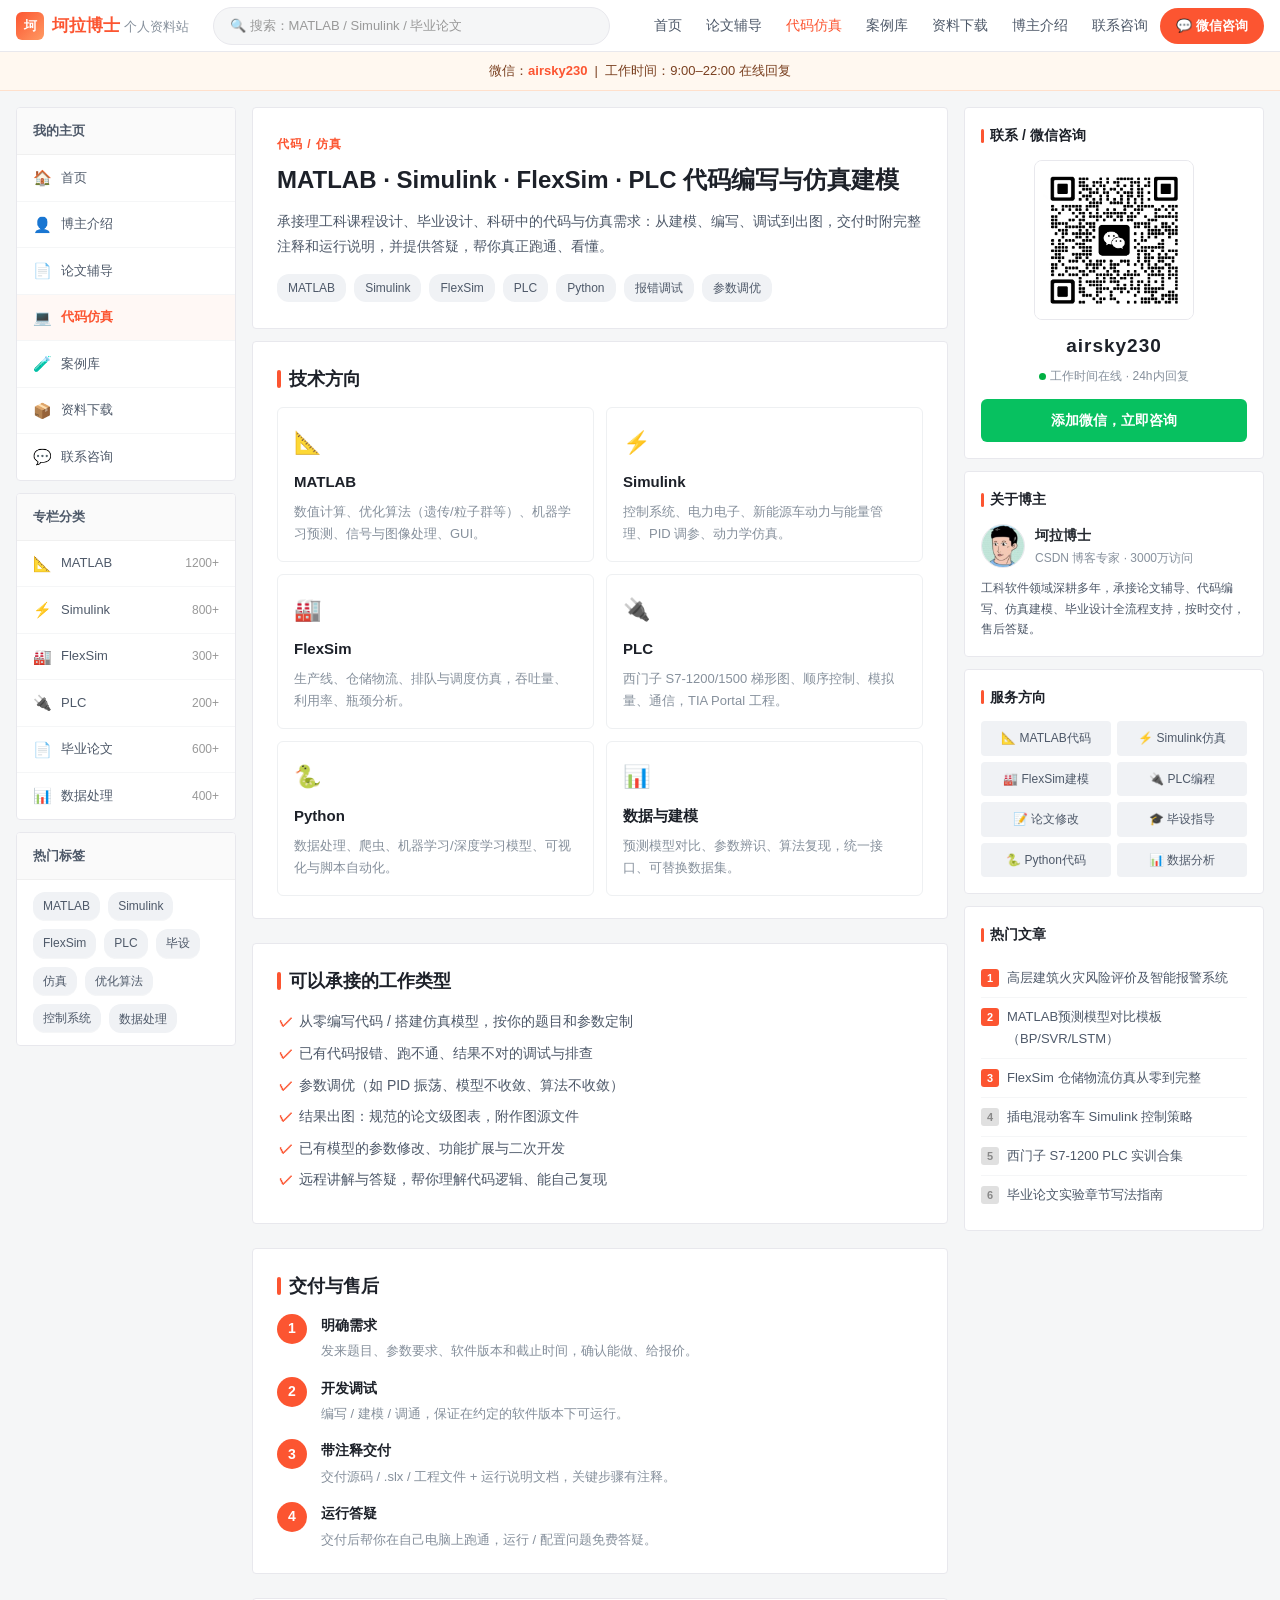
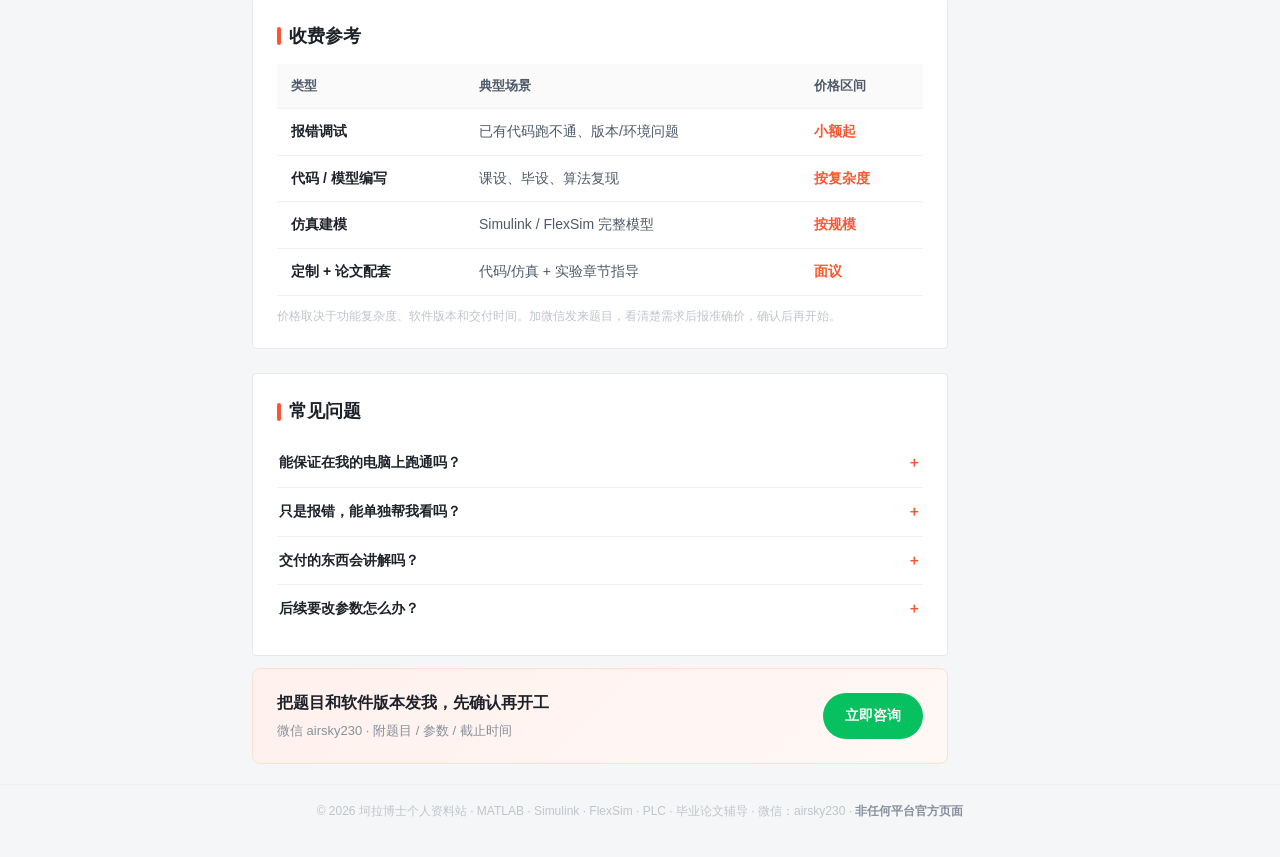
<file: code.html>
<!doctype html>
<html lang="zh-CN">
<head>
<meta charset="utf-8">
<meta name="viewport" content="width=device-width,initial-scale=1">
<title>代码仿真 - 坷拉博士</title>
<meta name="description" content="MATLAB、Simulink、FlexSim、PLC、Python 代码编写与仿真建模、报错调试、参数调优、结果出图，附注释与运行说明，交付答疑。">
<link rel="stylesheet" href="assets/css/style.css">
</head>
<body>
<!-- TOP NAV -->
<header class="topbar">
  <div class="topbar-inner">
    <div class="logo">
      <div class="logo-icon">坷</div>
      <span>坷拉博士<small style="font-weight:400;color:#86909c;font-size:13px;margin-left:4px">个人资料站</small></span>
    </div>
    <div class="top-search">🔍 搜索：MATLAB / Simulink / 毕业论文</div>
    <nav class="top-nav">
      <a href="index.html">首页</a>
      <a href="paper.html">论文辅导</a>
      <a href="code.html" class="cur">代码仿真</a>
      <a href="cases.html">案例库</a>
      <a href="resources.html">资料下载</a>
      <a href="profile.html">博主介绍</a>
      <a href="contact.html">联系咨询</a>
    </nav>
    <div class="top-right">
      <a class="btn-create" href="contact.html">💬 微信咨询</a>
    </div>
  </div>
</header>

<!-- NOTICE -->
<div class="notice">
  <div class="notice-inner">
    <span>微信：<b>airsky230</b> &nbsp;|&nbsp; 工作时间：9:00–22:00 在线回复</span>
  </div>
</div>

<!-- MAIN LAYOUT -->
<div class="wrap">

  <!-- LEFT NAV -->
  <aside class="left-nav">
    <div class="nav-block">
      <div class="nav-block-title">我的主页</div>
      <a href="index.html"><span class="ic">🏠</span>首页</a>
      <a href="profile.html"><span class="ic">👤</span>博主介绍</a>
      <a href="paper.html"><span class="ic">📄</span>论文辅导</a>
      <a href="code.html" class="cur"><span class="ic">💻</span>代码仿真</a>
      <a href="cases.html"><span class="ic">🧪</span>案例库</a>
      <a href="resources.html"><span class="ic">📦</span>资料下载</a>
      <a href="contact.html"><span class="ic">💬</span>联系咨询</a>
    </div>
    <div class="nav-block">
      <div class="nav-block-title">专栏分类</div>
      <a href="cases.html"><span class="ic">📐</span>MATLAB<span class="cnt">1200+</span></a>
      <a href="cases.html"><span class="ic">⚡</span>Simulink<span class="cnt">800+</span></a>
      <a href="cases.html"><span class="ic">🏭</span>FlexSim<span class="cnt">300+</span></a>
      <a href="cases.html"><span class="ic">🔌</span>PLC<span class="cnt">200+</span></a>
      <a href="paper.html"><span class="ic">📄</span>毕业论文<span class="cnt">600+</span></a>
      <a href="cases.html"><span class="ic">📊</span>数据处理<span class="cnt">400+</span></a>
    </div>
    <div class="nav-block">
      <div class="nav-block-title">热门标签</div>
      <div class="tag-list">
        <a href="cases.html">MATLAB</a>
        <a href="cases.html">Simulink</a>
        <a href="cases.html">FlexSim</a>
        <a href="cases.html">PLC</a>
        <a href="cases.html">毕设</a>
        <a href="cases.html">仿真</a>
        <a href="cases.html">优化算法</a>
        <a href="cases.html">控制系统</a>
        <a href="cases.html">数据处理</a>
      </div>
    </div>
  </aside>

  <!-- MAIN -->
  <section class="main">

    <div class="page-hero">
      <div class="eyebrow">代码 / 仿真</div>
      <h1>MATLAB · Simulink · FlexSim · PLC 代码编写与仿真建模</h1>
      <p>承接理工科课程设计、毕业设计、科研中的代码与仿真需求：从建模、编写、调试到出图，交付时附完整注释和运行说明，并提供答疑，帮你真正跑通、看懂。</p>
      <div class="hero-tags">
        <span>MATLAB</span><span>Simulink</span><span>FlexSim</span><span>PLC</span><span>Python</span><span>报错调试</span><span>参数调优</span>
      </div>
    </div>

    <div class="card">
      <h2>技术方向</h2>
      <div class="svc-grid">
        <div class="svc"><div class="svc-ico">📐</div><h4>MATLAB</h4><p>数值计算、优化算法（遗传/粒子群等）、机器学习预测、信号与图像处理、GUI。</p></div>
        <div class="svc"><div class="svc-ico">⚡</div><h4>Simulink</h4><p>控制系统、电力电子、新能源车动力与能量管理、PID 调参、动力学仿真。</p></div>
        <div class="svc"><div class="svc-ico">🏭</div><h4>FlexSim</h4><p>生产线、仓储物流、排队与调度仿真，吞吐量、利用率、瓶颈分析。</p></div>
        <div class="svc"><div class="svc-ico">🔌</div><h4>PLC</h4><p>西门子 S7-1200/1500 梯形图、顺序控制、模拟量、通信，TIA Portal 工程。</p></div>
        <div class="svc"><div class="svc-ico">🐍</div><h4>Python</h4><p>数据处理、爬虫、机器学习/深度学习模型、可视化与脚本自动化。</p></div>
        <div class="svc"><div class="svc-ico">📊</div><h4>数据与建模</h4><p>预测模型对比、参数辨识、算法复现，统一接口、可替换数据集。</p></div>
      </div>
    </div>

    <div class="card">
      <h2>可以承接的工作类型</h2>
      <ul>
        <li>从零编写代码 / 搭建仿真模型，按你的题目和参数定制</li>
        <li>已有代码报错、跑不通、结果不对的调试与排查</li>
        <li>参数调优（如 PID 振荡、模型不收敛、算法不收敛）</li>
        <li>结果出图：规范的论文级图表，附作图源文件</li>
        <li>已有模型的参数修改、功能扩展与二次开发</li>
        <li>远程讲解与答疑，帮你理解代码逻辑、能自己复现</li>
      </ul>
    </div>

    <div class="card">
      <h2>交付与售后</h2>
      <div class="steps">
        <div class="step"><div class="num"></div><div class="stxt"><h4>明确需求</h4><p>发来题目、参数要求、软件版本和截止时间，确认能做、给报价。</p></div></div>
        <div class="step"><div class="num"></div><div class="stxt"><h4>开发调试</h4><p>编写 / 建模 / 调通，保证在约定的软件版本下可运行。</p></div></div>
        <div class="step"><div class="num"></div><div class="stxt"><h4>带注释交付</h4><p>交付源码 / .slx / 工程文件 + 运行说明文档，关键步骤有注释。</p></div></div>
        <div class="step"><div class="num"></div><div class="stxt"><h4>运行答疑</h4><p>交付后帮你在自己电脑上跑通，运行 / 配置问题免费答疑。</p></div></div>
      </div>
    </div>

    <div class="card">
      <h2>收费参考</h2>
      <table class="ptable">
        <thead><tr><th>类型</th><th>典型场景</th><th>价格区间</th></tr></thead>
        <tbody>
          <tr><td><b>报错调试</b></td><td>已有代码跑不通、版本/环境问题</td><td class="price">小额起</td></tr>
          <tr><td><b>代码 / 模型编写</b></td><td>课设、毕设、算法复现</td><td class="price">按复杂度</td></tr>
          <tr><td><b>仿真建模</b></td><td>Simulink / FlexSim 完整模型</td><td class="price">按规模</td></tr>
          <tr><td><b>定制 + 论文配套</b></td><td>代码/仿真 + 实验章节指导</td><td class="price">面议</td></tr>
        </tbody>
      </table>
      <div class="price-note">价格取决于功能复杂度、软件版本和交付时间。加微信发来题目，看清楚需求后报准确价，确认后再开始。</div>
    </div>

    <div class="card faq">
      <h2>常见问题</h2>
      <details><summary>能保证在我的电脑上跑通吗？</summary><p>可以。确认你的软件版本（如 MATLAB R2022b、TIA Portal 版本）后开发，交付时附运行说明，并远程协助你在本机跑通。</p></details>
      <details><summary>只是报错，能单独帮我看吗？</summary><p>可以。把报错截图和相关文件发微信，小问题通常很快能定位，按问题大小收费。</p></details>
      <details><summary>交付的东西会讲解吗？</summary><p>会。关键代码 / 模型逻辑会讲清楚，确保你能看懂、能自己改和复现，而不是拿到一个黑盒。</p></details>
      <details><summary>后续要改参数怎么办？</summary><p>交付的代码和模型结构清晰、可改参数，常见的小修改在合理范围内免费支持。</p></details>
    </div>

    <div class="cta-strip">
      <div class="cta-txt"><h3>把题目和软件版本发我，先确认再开工</h3><p>微信 airsky230 · 附题目 / 参数 / 截止时间</p></div>
      <a class="cta-act" href="contact.html">立即咨询</a>
    </div>

  </section><!-- /main -->

  <!-- RIGHT SIDEBAR -->
  <aside class="right">

    <div class="side-card">
      <div class="side-title">联系 / 微信咨询</div>
      <div class="wechat-section">
        <div class="qr-img">
          <img src="assets/img/qr.png" alt="微信二维码">
        </div>
        <div class="wechat-id-text">airsky230</div>
        <div class="wechat-sub"><span class="online-dot"></span>工作时间在线 · 24h内回复</div>
        <a class="btn-consult" href="contact.html">添加微信，立即咨询</a>
      </div>
    </div>

    <div class="side-card">
      <div class="side-title">关于博主</div>
      <div style="display:flex;gap:10px;align-items:center;margin-bottom:10px">
        <img src="assets/img/avatar.jpg" style="width:44px;height:44px;border-radius:50%;object-fit:cover;border:1px solid #e8e8ed" alt="">
        <div>
          <div style="font-weight:700;font-size:14px">坷拉博士</div>
          <div style="color:#86909c;font-size:12px">CSDN 博客专家 · 3000万访问</div>
        </div>
      </div>
      <p style="font-size:12px;color:#4e5969;line-height:1.7">工科软件领域深耕多年，承接论文辅导、代码编写、仿真建模、毕业设计全流程支持，按时交付，售后答疑。</p>
    </div>

    <div class="side-card">
      <div class="side-title">服务方向</div>
      <div class="skill-grid">
        <a class="skill-tag" href="code.html">📐 MATLAB代码</a>
        <a class="skill-tag" href="code.html">⚡ Simulink仿真</a>
        <a class="skill-tag" href="code.html">🏭 FlexSim建模</a>
        <a class="skill-tag" href="code.html">🔌 PLC编程</a>
        <a class="skill-tag" href="paper.html">📝 论文修改</a>
        <a class="skill-tag" href="paper.html">🎓 毕设指导</a>
        <a class="skill-tag" href="code.html">🐍 Python代码</a>
        <a class="skill-tag" href="paper.html">📊 数据分析</a>
      </div>
    </div>

    <div class="side-card">
      <div class="side-title">热门文章</div>
      <div class="hot-list">
        <a href="article-fire.html"><span class="hot-num">1</span>高层建筑火灾风险评价及智能报警系统</a>
        <a href="articles/matlab-prediction.html"><span class="hot-num">2</span>MATLAB预测模型对比模板（BP/SVR/LSTM）</a>
        <a href="articles/flexsim-warehouse.html"><span class="hot-num" style="background:#fc5531">3</span>FlexSim 仓储物流仿真从零到完整</a>
        <a href="articles/simulink-phev.html"><span class="hot-num gray">4</span>插电混动客车 Simulink 控制策略</a>
        <a href="articles/plc-s7-1200.html"><span class="hot-num gray">5</span>西门子 S7-1200 PLC 实训合集</a>
        <a href="cases.html"><span class="hot-num gray">6</span>毕业论文实验章节写法指南</a>
      </div>
    </div>

  </aside>

</div><!-- /wrap -->

<footer class="footer">
  © 2026 坷拉博士个人资料站 · MATLAB · Simulink · FlexSim · PLC · 毕业论文辅导 · 微信：airsky230 · <b>非任何平台官方页面</b>
</footer>

</body>
</html>
</file>
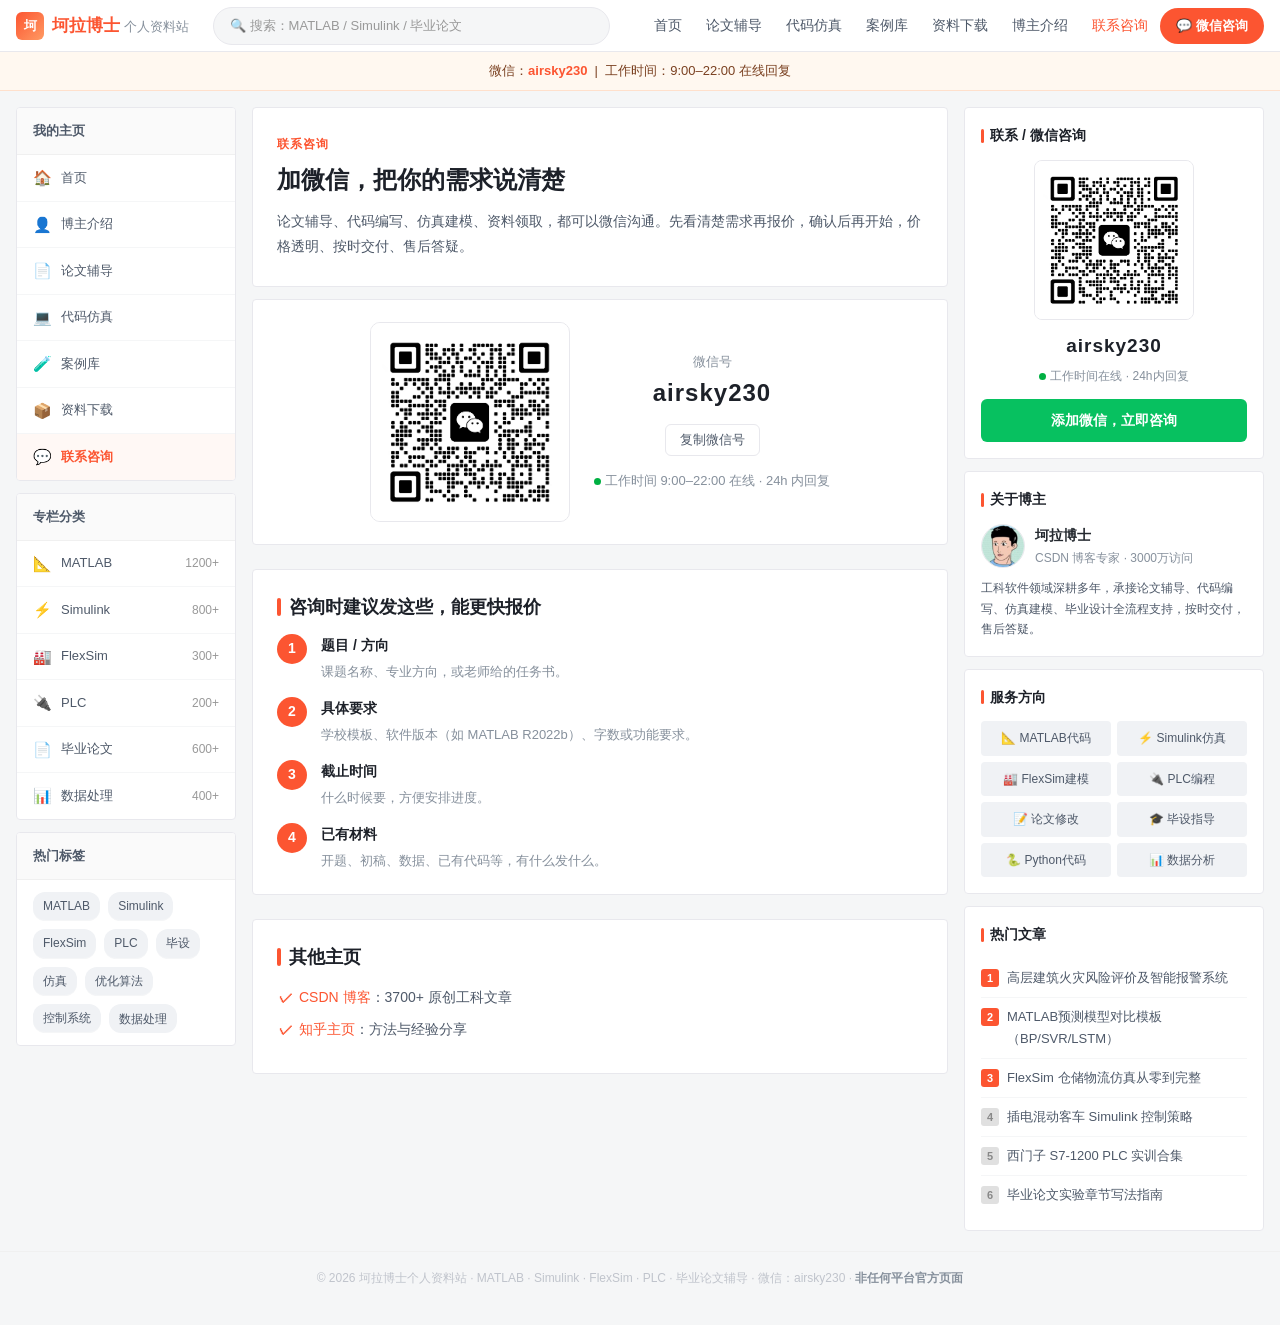
<file: contact.html>
<!doctype html>
<html lang="zh-CN">
<head>
<meta charset="utf-8">
<meta name="viewport" content="width=device-width,initial-scale=1">
<title>联系咨询 - 坷拉博士</title>
<meta name="description" content="添加坷拉博士微信 airsky230 咨询论文辅导、代码编写、仿真建模与资料领取，工作时间 9:00–22:00 在线。">
<link rel="stylesheet" href="assets/css/style.css">
</head>
<body>
<!-- TOP NAV -->
<header class="topbar">
  <div class="topbar-inner">
    <div class="logo">
      <div class="logo-icon">坷</div>
      <span>坷拉博士<small style="font-weight:400;color:#86909c;font-size:13px;margin-left:4px">个人资料站</small></span>
    </div>
    <div class="top-search">🔍 搜索：MATLAB / Simulink / 毕业论文</div>
    <nav class="top-nav">
      <a href="index.html">首页</a>
      <a href="paper.html">论文辅导</a>
      <a href="code.html">代码仿真</a>
      <a href="cases.html">案例库</a>
      <a href="resources.html">资料下载</a>
      <a href="profile.html">博主介绍</a>
      <a href="contact.html" class="cur">联系咨询</a>
    </nav>
    <div class="top-right">
      <a class="btn-create" href="contact.html">💬 微信咨询</a>
    </div>
  </div>
</header>

<!-- NOTICE -->
<div class="notice">
  <div class="notice-inner">
    <span>微信：<b>airsky230</b> &nbsp;|&nbsp; 工作时间：9:00–22:00 在线回复</span>
  </div>
</div>

<!-- MAIN LAYOUT -->
<div class="wrap">

  <!-- LEFT NAV -->
  <aside class="left-nav">
    <div class="nav-block">
      <div class="nav-block-title">我的主页</div>
      <a href="index.html"><span class="ic">🏠</span>首页</a>
      <a href="profile.html"><span class="ic">👤</span>博主介绍</a>
      <a href="paper.html"><span class="ic">📄</span>论文辅导</a>
      <a href="code.html"><span class="ic">💻</span>代码仿真</a>
      <a href="cases.html"><span class="ic">🧪</span>案例库</a>
      <a href="resources.html"><span class="ic">📦</span>资料下载</a>
      <a href="contact.html" class="cur"><span class="ic">💬</span>联系咨询</a>
    </div>
    <div class="nav-block">
      <div class="nav-block-title">专栏分类</div>
      <a href="cases.html"><span class="ic">📐</span>MATLAB<span class="cnt">1200+</span></a>
      <a href="cases.html"><span class="ic">⚡</span>Simulink<span class="cnt">800+</span></a>
      <a href="cases.html"><span class="ic">🏭</span>FlexSim<span class="cnt">300+</span></a>
      <a href="cases.html"><span class="ic">🔌</span>PLC<span class="cnt">200+</span></a>
      <a href="paper.html"><span class="ic">📄</span>毕业论文<span class="cnt">600+</span></a>
      <a href="cases.html"><span class="ic">📊</span>数据处理<span class="cnt">400+</span></a>
    </div>
    <div class="nav-block">
      <div class="nav-block-title">热门标签</div>
      <div class="tag-list">
        <a href="cases.html">MATLAB</a>
        <a href="cases.html">Simulink</a>
        <a href="cases.html">FlexSim</a>
        <a href="cases.html">PLC</a>
        <a href="cases.html">毕设</a>
        <a href="cases.html">仿真</a>
        <a href="cases.html">优化算法</a>
        <a href="cases.html">控制系统</a>
        <a href="cases.html">数据处理</a>
      </div>
    </div>
  </aside>

  <!-- MAIN -->
  <section class="main">

    <div class="page-hero">
      <div class="eyebrow">联系咨询</div>
      <h1>加微信，把你的需求说清楚</h1>
      <p>论文辅导、代码编写、仿真建模、资料领取，都可以微信沟通。先看清楚需求再报价，确认后再开始，价格透明、按时交付、售后答疑。</p>
    </div>

    <div class="card">
      <div class="contact-big">
        <div class="contact-qr"><img src="assets/img/qr.png" alt="坷拉博士微信二维码"></div>
        <div>
          <div style="color:#86909c;font-size:13px">微信号</div>
          <div class="wx-id" id="wx">airsky230</div>
          <div class="copy-row">
            <button class="mini-btn" onclick="(function(b){navigator.clipboard&&navigator.clipboard.writeText('airsky230');b.textContent='已复制 ✓';setTimeout(function(){b.textContent='复制微信号'},1500)})(this)">复制微信号</button>
          </div>
          <div style="color:#86909c;font-size:13px;margin-top:14px"><span class="online-dot"></span>工作时间 9:00–22:00 在线 · 24h 内回复</div>
        </div>
      </div>
    </div>

    <div class="card">
      <h2>咨询时建议发这些，能更快报价</h2>
      <div class="steps">
        <div class="step"><div class="num"></div><div class="stxt"><h4>题目 / 方向</h4><p>课题名称、专业方向，或老师给的任务书。</p></div></div>
        <div class="step"><div class="num"></div><div class="stxt"><h4>具体要求</h4><p>学校模板、软件版本（如 MATLAB R2022b）、字数或功能要求。</p></div></div>
        <div class="step"><div class="num"></div><div class="stxt"><h4>截止时间</h4><p>什么时候要，方便安排进度。</p></div></div>
        <div class="step"><div class="num"></div><div class="stxt"><h4>已有材料</h4><p>开题、初稿、数据、已有代码等，有什么发什么。</p></div></div>
      </div>
    </div>

    <div class="card">
      <h2>其他主页</h2>
      <ul>
        <li><a href="https://blog.csdn.net/checkpaper" target="_blank" rel="noopener" style="color:#fc5531">CSDN 博客</a>：3700+ 原创工科文章</li>
        <li><a href="https://www.zhihu.com/people/he-he-63-63/posts" target="_blank" rel="noopener" style="color:#fc5531">知乎主页</a>：方法与经验分享</li>
      </ul>
    </div>

  </section><!-- /main -->

  <!-- RIGHT SIDEBAR -->
  <aside class="right">

    <div class="side-card">
      <div class="side-title">联系 / 微信咨询</div>
      <div class="wechat-section">
        <div class="qr-img">
          <img src="assets/img/qr.png" alt="微信二维码">
        </div>
        <div class="wechat-id-text">airsky230</div>
        <div class="wechat-sub"><span class="online-dot"></span>工作时间在线 · 24h内回复</div>
        <a class="btn-consult" href="contact.html">添加微信，立即咨询</a>
      </div>
    </div>

    <div class="side-card">
      <div class="side-title">关于博主</div>
      <div style="display:flex;gap:10px;align-items:center;margin-bottom:10px">
        <img src="assets/img/avatar.jpg" style="width:44px;height:44px;border-radius:50%;object-fit:cover;border:1px solid #e8e8ed" alt="">
        <div>
          <div style="font-weight:700;font-size:14px">坷拉博士</div>
          <div style="color:#86909c;font-size:12px">CSDN 博客专家 · 3000万访问</div>
        </div>
      </div>
      <p style="font-size:12px;color:#4e5969;line-height:1.7">工科软件领域深耕多年，承接论文辅导、代码编写、仿真建模、毕业设计全流程支持，按时交付，售后答疑。</p>
    </div>

    <div class="side-card">
      <div class="side-title">服务方向</div>
      <div class="skill-grid">
        <a class="skill-tag" href="code.html">📐 MATLAB代码</a>
        <a class="skill-tag" href="code.html">⚡ Simulink仿真</a>
        <a class="skill-tag" href="code.html">🏭 FlexSim建模</a>
        <a class="skill-tag" href="code.html">🔌 PLC编程</a>
        <a class="skill-tag" href="paper.html">📝 论文修改</a>
        <a class="skill-tag" href="paper.html">🎓 毕设指导</a>
        <a class="skill-tag" href="code.html">🐍 Python代码</a>
        <a class="skill-tag" href="paper.html">📊 数据分析</a>
      </div>
    </div>

    <div class="side-card">
      <div class="side-title">热门文章</div>
      <div class="hot-list">
        <a href="article-fire.html"><span class="hot-num">1</span>高层建筑火灾风险评价及智能报警系统</a>
        <a href="articles/matlab-prediction.html"><span class="hot-num">2</span>MATLAB预测模型对比模板（BP/SVR/LSTM）</a>
        <a href="articles/flexsim-warehouse.html"><span class="hot-num" style="background:#fc5531">3</span>FlexSim 仓储物流仿真从零到完整</a>
        <a href="articles/simulink-phev.html"><span class="hot-num gray">4</span>插电混动客车 Simulink 控制策略</a>
        <a href="articles/plc-s7-1200.html"><span class="hot-num gray">5</span>西门子 S7-1200 PLC 实训合集</a>
        <a href="cases.html"><span class="hot-num gray">6</span>毕业论文实验章节写法指南</a>
      </div>
    </div>

  </aside>

</div><!-- /wrap -->

<footer class="footer">
  © 2026 坷拉博士个人资料站 · MATLAB · Simulink · FlexSim · PLC · 毕业论文辅导 · 微信：airsky230 · <b>非任何平台官方页面</b>
</footer>

</body>
</html>
</file>
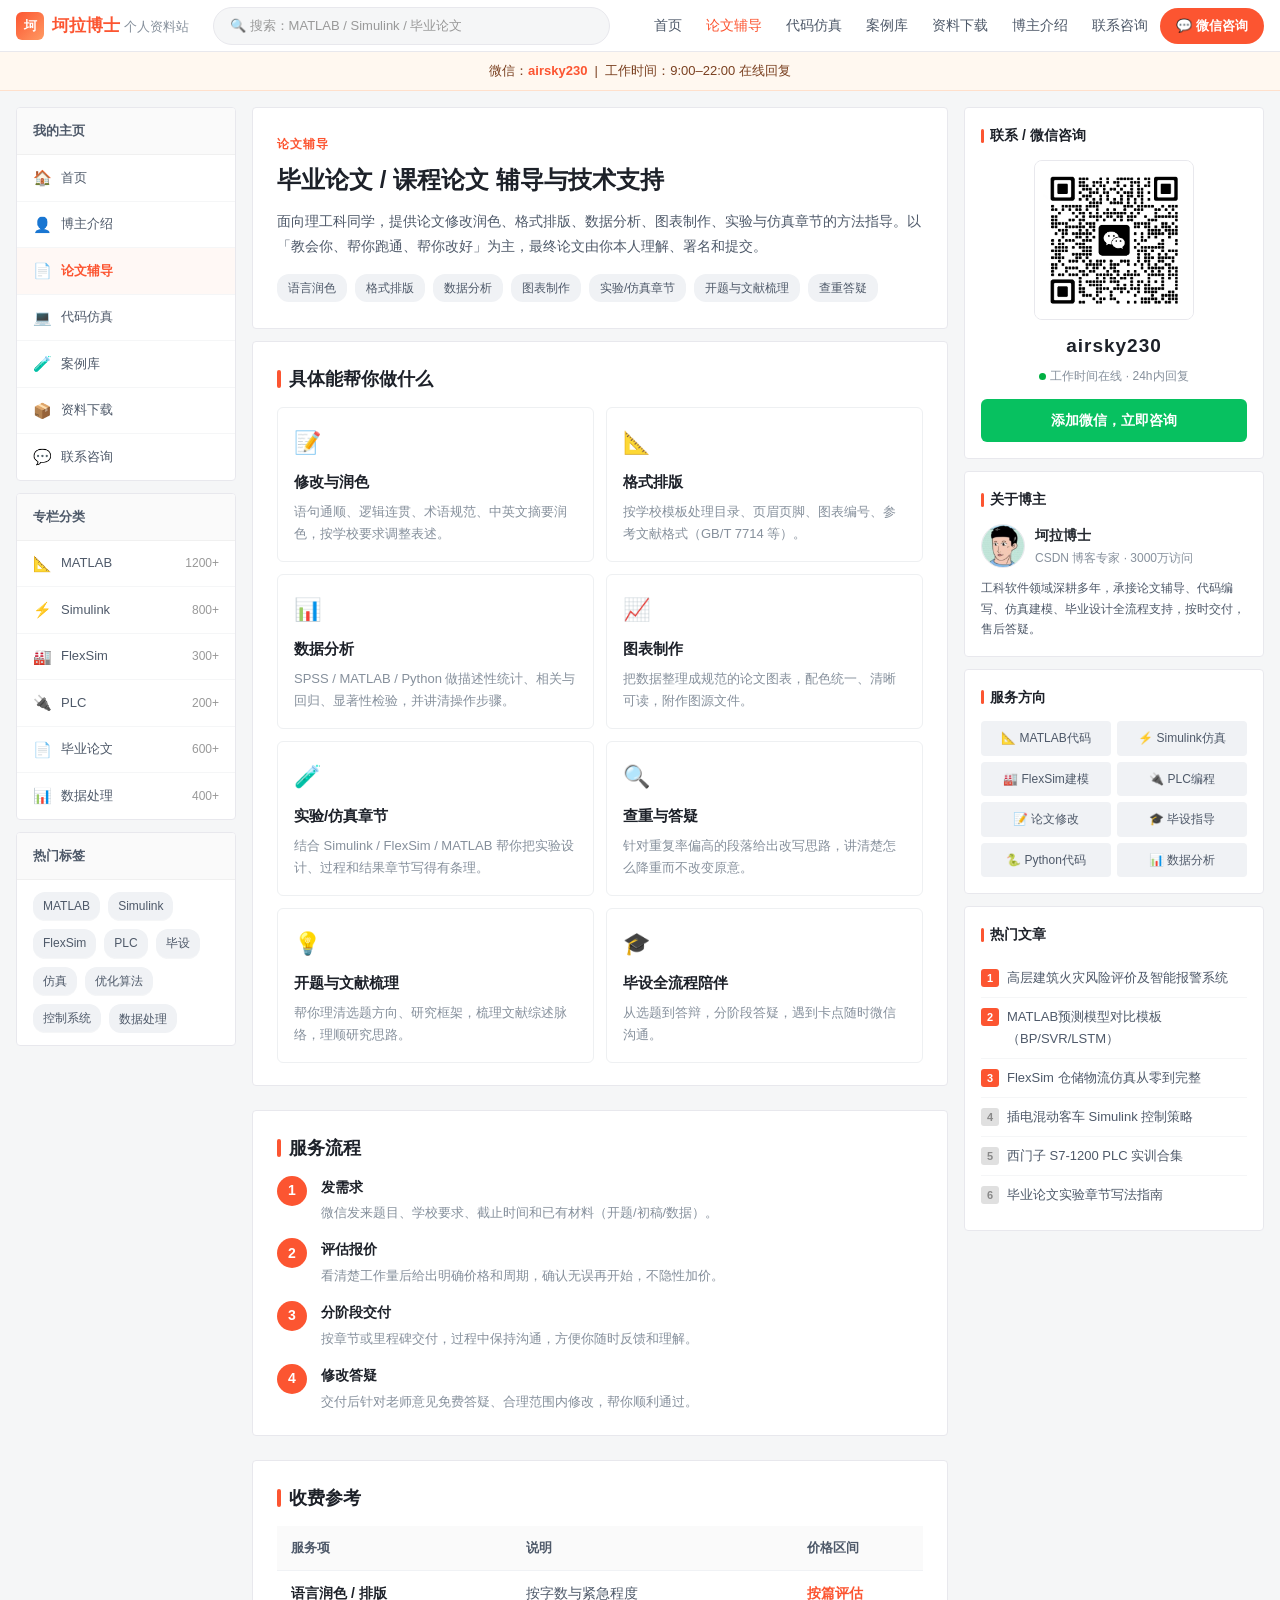
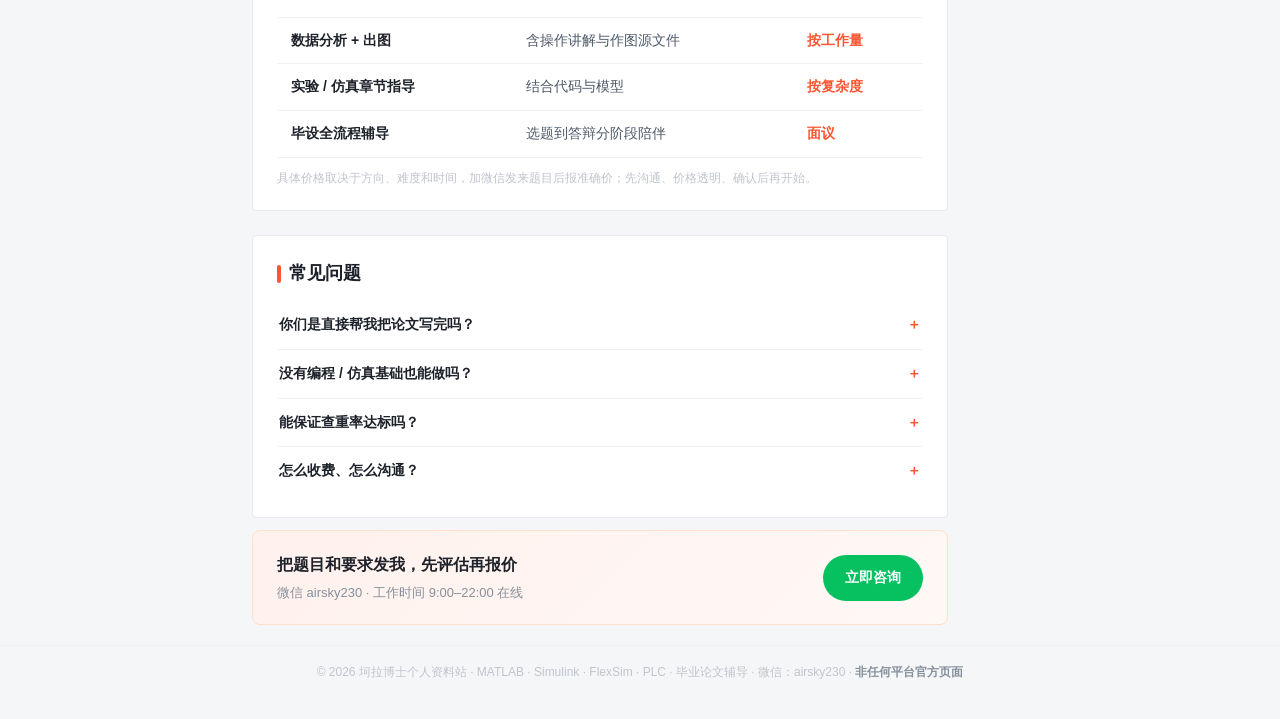
<file: paper.html>
<!doctype html>
<html lang="zh-CN">
<head>
<meta charset="utf-8">
<meta name="viewport" content="width=device-width,initial-scale=1">
<title>论文辅导 - 坷拉博士</title>
<meta name="description" content="毕业论文与课程论文辅导：修改润色、格式排版、数据分析、图表制作、实验与仿真章节指导。以辅导和技术支持为主，论文由你本人完成提交。">
<link rel="stylesheet" href="assets/css/style.css">
</head>
<body>
<!-- TOP NAV -->
<header class="topbar">
  <div class="topbar-inner">
    <div class="logo">
      <div class="logo-icon">坷</div>
      <span>坷拉博士<small style="font-weight:400;color:#86909c;font-size:13px;margin-left:4px">个人资料站</small></span>
    </div>
    <div class="top-search">🔍 搜索：MATLAB / Simulink / 毕业论文</div>
    <nav class="top-nav">
      <a href="index.html">首页</a>
      <a href="paper.html" class="cur">论文辅导</a>
      <a href="code.html">代码仿真</a>
      <a href="cases.html">案例库</a>
      <a href="resources.html">资料下载</a>
      <a href="profile.html">博主介绍</a>
      <a href="contact.html">联系咨询</a>
    </nav>
    <div class="top-right">
      <a class="btn-create" href="contact.html">💬 微信咨询</a>
    </div>
  </div>
</header>

<!-- NOTICE -->
<div class="notice">
  <div class="notice-inner">
    <span>微信：<b>airsky230</b> &nbsp;|&nbsp; 工作时间：9:00–22:00 在线回复</span>
  </div>
</div>

<!-- MAIN LAYOUT -->
<div class="wrap">

  <!-- LEFT NAV -->
  <aside class="left-nav">
    <div class="nav-block">
      <div class="nav-block-title">我的主页</div>
      <a href="index.html"><span class="ic">🏠</span>首页</a>
      <a href="profile.html"><span class="ic">👤</span>博主介绍</a>
      <a href="paper.html" class="cur"><span class="ic">📄</span>论文辅导</a>
      <a href="code.html"><span class="ic">💻</span>代码仿真</a>
      <a href="cases.html"><span class="ic">🧪</span>案例库</a>
      <a href="resources.html"><span class="ic">📦</span>资料下载</a>
      <a href="contact.html"><span class="ic">💬</span>联系咨询</a>
    </div>
    <div class="nav-block">
      <div class="nav-block-title">专栏分类</div>
      <a href="cases.html"><span class="ic">📐</span>MATLAB<span class="cnt">1200+</span></a>
      <a href="cases.html"><span class="ic">⚡</span>Simulink<span class="cnt">800+</span></a>
      <a href="cases.html"><span class="ic">🏭</span>FlexSim<span class="cnt">300+</span></a>
      <a href="cases.html"><span class="ic">🔌</span>PLC<span class="cnt">200+</span></a>
      <a href="paper.html"><span class="ic">📄</span>毕业论文<span class="cnt">600+</span></a>
      <a href="cases.html"><span class="ic">📊</span>数据处理<span class="cnt">400+</span></a>
    </div>
    <div class="nav-block">
      <div class="nav-block-title">热门标签</div>
      <div class="tag-list">
        <a href="cases.html">MATLAB</a>
        <a href="cases.html">Simulink</a>
        <a href="cases.html">FlexSim</a>
        <a href="cases.html">PLC</a>
        <a href="cases.html">毕设</a>
        <a href="cases.html">仿真</a>
        <a href="cases.html">优化算法</a>
        <a href="cases.html">控制系统</a>
        <a href="cases.html">数据处理</a>
      </div>
    </div>
  </aside>

  <!-- MAIN -->
  <section class="main">

    <div class="page-hero">
      <div class="eyebrow">论文辅导</div>
      <h1>毕业论文 / 课程论文 辅导与技术支持</h1>
      <p>面向理工科同学，提供论文修改润色、格式排版、数据分析、图表制作、实验与仿真章节的方法指导。以「教会你、帮你跑通、帮你改好」为主，最终论文由你本人理解、署名和提交。</p>
      <div class="hero-tags">
        <span>语言润色</span><span>格式排版</span><span>数据分析</span><span>图表制作</span><span>实验/仿真章节</span><span>开题与文献梳理</span><span>查重答疑</span>
      </div>
    </div>

    <div class="card">
      <h2>具体能帮你做什么</h2>
      <div class="svc-grid">
        <div class="svc"><div class="svc-ico">📝</div><h4>修改与润色</h4><p>语句通顺、逻辑连贯、术语规范、中英文摘要润色，按学校要求调整表述。</p></div>
        <div class="svc"><div class="svc-ico">📐</div><h4>格式排版</h4><p>按学校模板处理目录、页眉页脚、图表编号、参考文献格式（GB/T 7714 等）。</p></div>
        <div class="svc"><div class="svc-ico">📊</div><h4>数据分析</h4><p>SPSS / MATLAB / Python 做描述性统计、相关与回归、显著性检验，并讲清操作步骤。</p></div>
        <div class="svc"><div class="svc-ico">📈</div><h4>图表制作</h4><p>把数据整理成规范的论文图表，配色统一、清晰可读，附作图源文件。</p></div>
        <div class="svc"><div class="svc-ico">🧪</div><h4>实验/仿真章节</h4><p>结合 Simulink / FlexSim / MATLAB 帮你把实验设计、过程和结果章节写得有条理。</p></div>
        <div class="svc"><div class="svc-ico">🔍</div><h4>查重与答疑</h4><p>针对重复率偏高的段落给出改写思路，讲清楚怎么降重而不改变原意。</p></div>
        <div class="svc"><div class="svc-ico">💡</div><h4>开题与文献梳理</h4><p>帮你理清选题方向、研究框架，梳理文献综述脉络，理顺研究思路。</p></div>
        <div class="svc"><div class="svc-ico">🎓</div><h4>毕设全流程陪伴</h4><p>从选题到答辩，分阶段答疑，遇到卡点随时微信沟通。</p></div>
      </div>
    </div>

    <div class="card">
      <h2>服务流程</h2>
      <div class="steps">
        <div class="step"><div class="num"></div><div class="stxt"><h4>发需求</h4><p>微信发来题目、学校要求、截止时间和已有材料（开题/初稿/数据）。</p></div></div>
        <div class="step"><div class="num"></div><div class="stxt"><h4>评估报价</h4><p>看清楚工作量后给出明确价格和周期，确认无误再开始，不隐性加价。</p></div></div>
        <div class="step"><div class="num"></div><div class="stxt"><h4>分阶段交付</h4><p>按章节或里程碑交付，过程中保持沟通，方便你随时反馈和理解。</p></div></div>
        <div class="step"><div class="num"></div><div class="stxt"><h4>修改答疑</h4><p>交付后针对老师意见免费答疑、合理范围内修改，帮你顺利通过。</p></div></div>
      </div>
    </div>

    <div class="card">
      <h2>收费参考</h2>
      <table class="ptable">
        <thead><tr><th>服务项</th><th>说明</th><th>价格区间</th></tr></thead>
        <tbody>
          <tr><td><b>语言润色 / 排版</b></td><td>按字数与紧急程度</td><td class="price">按篇评估</td></tr>
          <tr><td><b>数据分析 + 出图</b></td><td>含操作讲解与作图源文件</td><td class="price">按工作量</td></tr>
          <tr><td><b>实验 / 仿真章节指导</b></td><td>结合代码与模型</td><td class="price">按复杂度</td></tr>
          <tr><td><b>毕设全流程辅导</b></td><td>选题到答辩分阶段陪伴</td><td class="price">面议</td></tr>
        </tbody>
      </table>
      <div class="price-note">具体价格取决于方向、难度和时间，加微信发来题目后报准确价；先沟通、价格透明、确认后再开始。</div>
    </div>

    <div class="card faq">
      <h2>常见问题</h2>
      <details><summary>你们是直接帮我把论文写完吗？</summary><p>不是。我做的是辅导、修改、润色和技术支持，帮你把思路理顺、把数据和仿真跑通、把表述改好。论文需要你本人理解掌握，由你署名和提交，这样答辩时你才答得上来，也更稳妥。</p></details>
      <details><summary>没有编程 / 仿真基础也能做吗？</summary><p>可以。数据分析、Simulink、FlexSim 这类内容我会把操作步骤讲清楚，并提供可运行的文件和说明，方便你自己复现和理解。</p></details>
      <details><summary>能保证查重率达标吗？</summary><p>我会针对重复率高的段落给出改写思路，帮你降重。但最终重复率取决于你学校的检测系统和你自己的修改，我不会承诺一个绝对数字。</p></details>
      <details><summary>怎么收费、怎么沟通？</summary><p>加微信 airsky230，发来题目和要求，看清楚工作量后给明确报价和周期，确认后再开始，过程中分阶段交付、随时答疑。</p></details>
    </div>

    <div class="cta-strip">
      <div class="cta-txt"><h3>把题目和要求发我，先评估再报价</h3><p>微信 airsky230 · 工作时间 9:00–22:00 在线</p></div>
      <a class="cta-act" href="contact.html">立即咨询</a>
    </div>

  </section><!-- /main -->

  <!-- RIGHT SIDEBAR -->
  <aside class="right">

    <div class="side-card">
      <div class="side-title">联系 / 微信咨询</div>
      <div class="wechat-section">
        <div class="qr-img">
          <img src="assets/img/qr.png" alt="微信二维码">
        </div>
        <div class="wechat-id-text">airsky230</div>
        <div class="wechat-sub"><span class="online-dot"></span>工作时间在线 · 24h内回复</div>
        <a class="btn-consult" href="contact.html">添加微信，立即咨询</a>
      </div>
    </div>

    <div class="side-card">
      <div class="side-title">关于博主</div>
      <div style="display:flex;gap:10px;align-items:center;margin-bottom:10px">
        <img src="assets/img/avatar.jpg" style="width:44px;height:44px;border-radius:50%;object-fit:cover;border:1px solid #e8e8ed" alt="">
        <div>
          <div style="font-weight:700;font-size:14px">坷拉博士</div>
          <div style="color:#86909c;font-size:12px">CSDN 博客专家 · 3000万访问</div>
        </div>
      </div>
      <p style="font-size:12px;color:#4e5969;line-height:1.7">工科软件领域深耕多年，承接论文辅导、代码编写、仿真建模、毕业设计全流程支持，按时交付，售后答疑。</p>
    </div>

    <div class="side-card">
      <div class="side-title">服务方向</div>
      <div class="skill-grid">
        <a class="skill-tag" href="code.html">📐 MATLAB代码</a>
        <a class="skill-tag" href="code.html">⚡ Simulink仿真</a>
        <a class="skill-tag" href="code.html">🏭 FlexSim建模</a>
        <a class="skill-tag" href="code.html">🔌 PLC编程</a>
        <a class="skill-tag" href="paper.html">📝 论文修改</a>
        <a class="skill-tag" href="paper.html">🎓 毕设指导</a>
        <a class="skill-tag" href="code.html">🐍 Python代码</a>
        <a class="skill-tag" href="paper.html">📊 数据分析</a>
      </div>
    </div>

    <div class="side-card">
      <div class="side-title">热门文章</div>
      <div class="hot-list">
        <a href="article-fire.html"><span class="hot-num">1</span>高层建筑火灾风险评价及智能报警系统</a>
        <a href="articles/matlab-prediction.html"><span class="hot-num">2</span>MATLAB预测模型对比模板（BP/SVR/LSTM）</a>
        <a href="articles/flexsim-warehouse.html"><span class="hot-num" style="background:#fc5531">3</span>FlexSim 仓储物流仿真从零到完整</a>
        <a href="articles/simulink-phev.html"><span class="hot-num gray">4</span>插电混动客车 Simulink 控制策略</a>
        <a href="articles/plc-s7-1200.html"><span class="hot-num gray">5</span>西门子 S7-1200 PLC 实训合集</a>
        <a href="cases.html"><span class="hot-num gray">6</span>毕业论文实验章节写法指南</a>
      </div>
    </div>

  </aside>

</div><!-- /wrap -->

<footer class="footer">
  © 2026 坷拉博士个人资料站 · MATLAB · Simulink · FlexSim · PLC · 毕业论文辅导 · 微信：airsky230 · <b>非任何平台官方页面</b>
</footer>

</body>
</html>
</file>
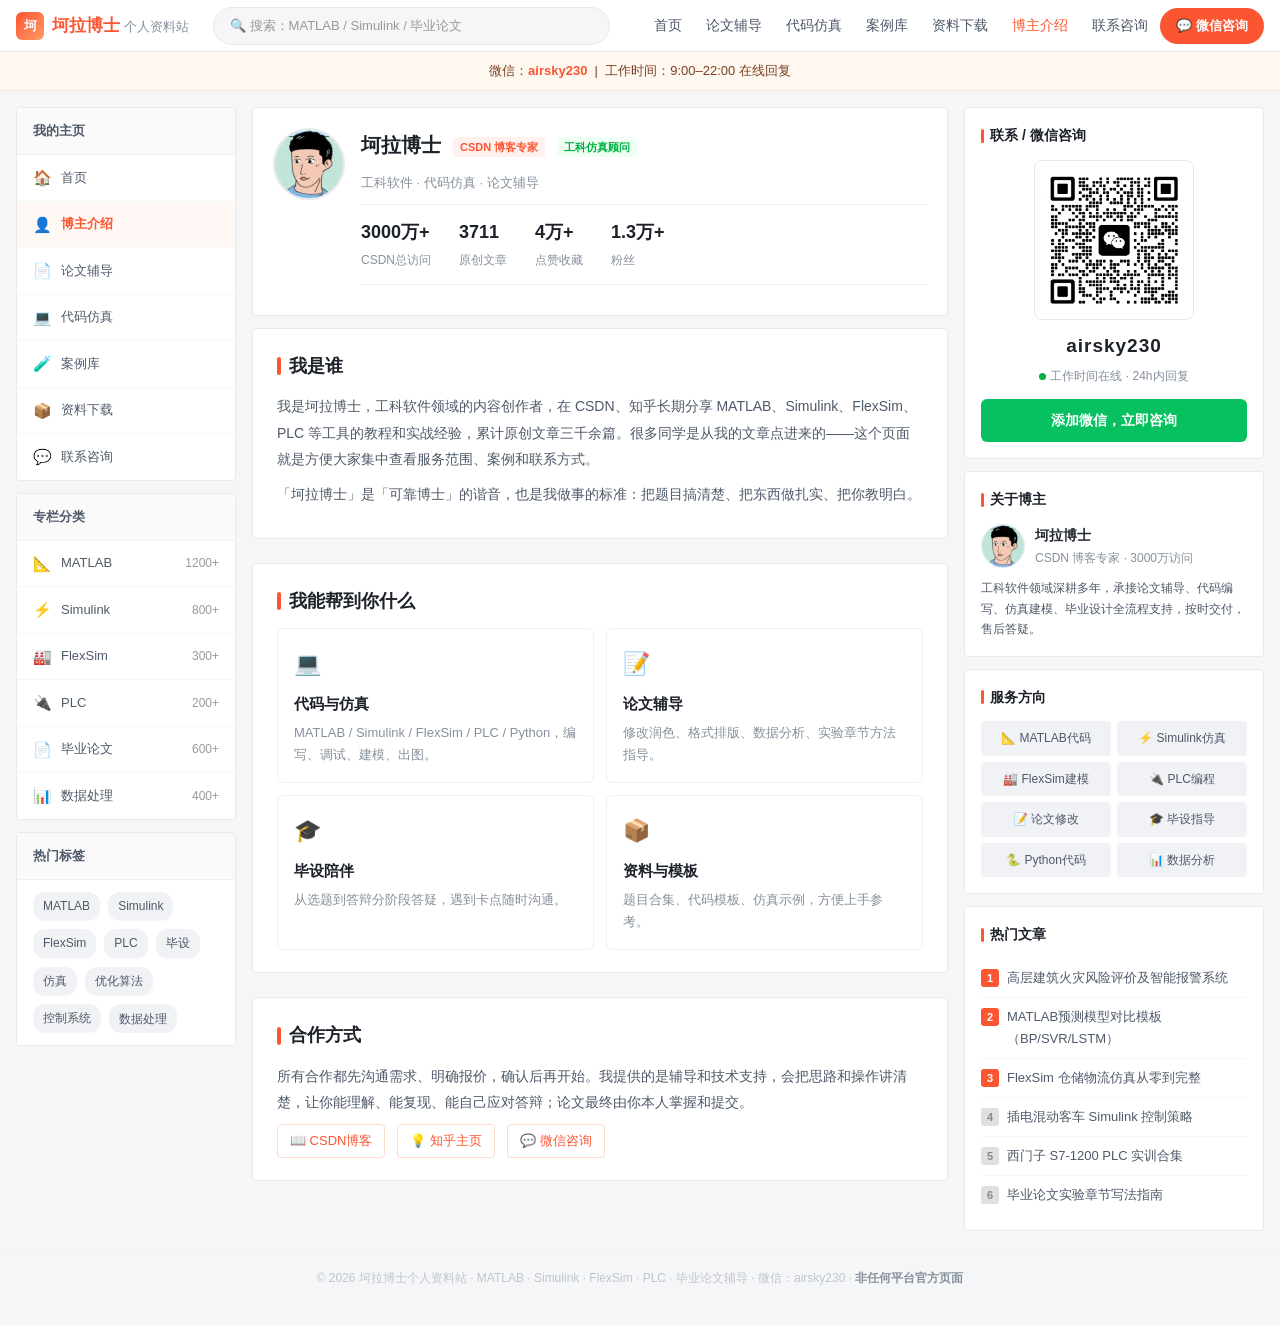
<file: profile.html>
<!doctype html>
<html lang="zh-CN">
<head>
<meta charset="utf-8">
<meta name="viewport" content="width=device-width,initial-scale=1">
<title>博主介绍 - 坷拉博士</title>
<meta name="description" content="坷拉博士：工科软件内容创作者，CSDN 博客专家，分享 MATLAB/Simulink/FlexSim/PLC 教程，提供代码仿真与论文辅导服务。">
<link rel="stylesheet" href="assets/css/style.css">
</head>
<body>
<!-- TOP NAV -->
<header class="topbar">
  <div class="topbar-inner">
    <div class="logo">
      <div class="logo-icon">坷</div>
      <span>坷拉博士<small style="font-weight:400;color:#86909c;font-size:13px;margin-left:4px">个人资料站</small></span>
    </div>
    <div class="top-search">🔍 搜索：MATLAB / Simulink / 毕业论文</div>
    <nav class="top-nav">
      <a href="index.html">首页</a>
      <a href="paper.html">论文辅导</a>
      <a href="code.html">代码仿真</a>
      <a href="cases.html">案例库</a>
      <a href="resources.html">资料下载</a>
      <a href="profile.html" class="cur">博主介绍</a>
      <a href="contact.html">联系咨询</a>
    </nav>
    <div class="top-right">
      <a class="btn-create" href="contact.html">💬 微信咨询</a>
    </div>
  </div>
</header>

<!-- NOTICE -->
<div class="notice">
  <div class="notice-inner">
    <span>微信：<b>airsky230</b> &nbsp;|&nbsp; 工作时间：9:00–22:00 在线回复</span>
  </div>
</div>

<!-- MAIN LAYOUT -->
<div class="wrap">

  <!-- LEFT NAV -->
  <aside class="left-nav">
    <div class="nav-block">
      <div class="nav-block-title">我的主页</div>
      <a href="index.html"><span class="ic">🏠</span>首页</a>
      <a href="profile.html" class="cur"><span class="ic">👤</span>博主介绍</a>
      <a href="paper.html"><span class="ic">📄</span>论文辅导</a>
      <a href="code.html"><span class="ic">💻</span>代码仿真</a>
      <a href="cases.html"><span class="ic">🧪</span>案例库</a>
      <a href="resources.html"><span class="ic">📦</span>资料下载</a>
      <a href="contact.html"><span class="ic">💬</span>联系咨询</a>
    </div>
    <div class="nav-block">
      <div class="nav-block-title">专栏分类</div>
      <a href="cases.html"><span class="ic">📐</span>MATLAB<span class="cnt">1200+</span></a>
      <a href="cases.html"><span class="ic">⚡</span>Simulink<span class="cnt">800+</span></a>
      <a href="cases.html"><span class="ic">🏭</span>FlexSim<span class="cnt">300+</span></a>
      <a href="cases.html"><span class="ic">🔌</span>PLC<span class="cnt">200+</span></a>
      <a href="paper.html"><span class="ic">📄</span>毕业论文<span class="cnt">600+</span></a>
      <a href="cases.html"><span class="ic">📊</span>数据处理<span class="cnt">400+</span></a>
    </div>
    <div class="nav-block">
      <div class="nav-block-title">热门标签</div>
      <div class="tag-list">
        <a href="cases.html">MATLAB</a>
        <a href="cases.html">Simulink</a>
        <a href="cases.html">FlexSim</a>
        <a href="cases.html">PLC</a>
        <a href="cases.html">毕设</a>
        <a href="cases.html">仿真</a>
        <a href="cases.html">优化算法</a>
        <a href="cases.html">控制系统</a>
        <a href="cases.html">数据处理</a>
      </div>
    </div>
  </aside>

  <!-- MAIN -->
  <section class="main">

    <div class="profile-card">
      <div class="pc-head">
        <div class="pc-avatar"><img src="assets/img/avatar.jpg" alt="坷拉博士"></div>
        <div style="flex:1">
          <div style="display:flex;align-items:center;flex-wrap:wrap;gap:6px;margin-bottom:6px">
            <span class="pc-name">坷拉博士</span>
            <span class="pc-rank">CSDN 博客专家</span>
            <span class="pc-rank" style="background:#f0fff4;color:#00b042">工科仿真顾问</span>
          </div>
          <div class="pc-sub">工科软件 · 代码仿真 · 论文辅导</div>
          <div class="pc-stats">
            <div class="pc-stat"><b>3000万+</b><span>CSDN总访问</span></div>
            <div class="pc-stat"><b>3711</b><span>原创文章</span></div>
            <div class="pc-stat"><b>4万+</b><span>点赞收藏</span></div>
            <div class="pc-stat"><b>1.3万+</b><span>粉丝</span></div>
          </div>
        </div>
      </div>
    </div>

    <div class="card">
      <h2>我是谁</h2>
      <p>我是坷拉博士，工科软件领域的内容创作者，在 CSDN、知乎长期分享 MATLAB、Simulink、FlexSim、PLC 等工具的教程和实战经验，累计原创文章三千余篇。很多同学是从我的文章点进来的——这个页面就是方便大家集中查看服务范围、案例和联系方式。</p>
      <p>「坷拉博士」是「可靠博士」的谐音，也是我做事的标准：把题目搞清楚、把东西做扎实、把你教明白。</p>
    </div>

    <div class="card">
      <h2>我能帮到你什么</h2>
      <div class="svc-grid">
        <div class="svc"><div class="svc-ico">💻</div><h4>代码与仿真</h4><p>MATLAB / Simulink / FlexSim / PLC / Python，编写、调试、建模、出图。</p></div>
        <div class="svc"><div class="svc-ico">📝</div><h4>论文辅导</h4><p>修改润色、格式排版、数据分析、实验章节方法指导。</p></div>
        <div class="svc"><div class="svc-ico">🎓</div><h4>毕设陪伴</h4><p>从选题到答辩分阶段答疑，遇到卡点随时沟通。</p></div>
        <div class="svc"><div class="svc-ico">📦</div><h4>资料与模板</h4><p>题目合集、代码模板、仿真示例，方便上手参考。</p></div>
      </div>
    </div>

    <div class="card">
      <h2>合作方式</h2>
      <p>所有合作都先沟通需求、明确报价，确认后再开始。我提供的是辅导和技术支持，会把思路和操作讲清楚，让你能理解、能复现、能自己应对答辩；论文最终由你本人掌握和提交。</p>
      <div class="pc-links" style="margin-top:6px">
        <a class="pc-link" href="https://blog.csdn.net/checkpaper" target="_blank" rel="noopener">📖 CSDN博客</a>
        <a class="pc-link" href="https://www.zhihu.com/people/he-he-63-63/posts" target="_blank" rel="noopener">💡 知乎主页</a>
        <a class="pc-link" href="contact.html">💬 微信咨询</a>
      </div>
    </div>

  </section><!-- /main -->

  <!-- RIGHT SIDEBAR -->
  <aside class="right">

    <div class="side-card">
      <div class="side-title">联系 / 微信咨询</div>
      <div class="wechat-section">
        <div class="qr-img">
          <img src="assets/img/qr.png" alt="微信二维码">
        </div>
        <div class="wechat-id-text">airsky230</div>
        <div class="wechat-sub"><span class="online-dot"></span>工作时间在线 · 24h内回复</div>
        <a class="btn-consult" href="contact.html">添加微信，立即咨询</a>
      </div>
    </div>

    <div class="side-card">
      <div class="side-title">关于博主</div>
      <div style="display:flex;gap:10px;align-items:center;margin-bottom:10px">
        <img src="assets/img/avatar.jpg" style="width:44px;height:44px;border-radius:50%;object-fit:cover;border:1px solid #e8e8ed" alt="">
        <div>
          <div style="font-weight:700;font-size:14px">坷拉博士</div>
          <div style="color:#86909c;font-size:12px">CSDN 博客专家 · 3000万访问</div>
        </div>
      </div>
      <p style="font-size:12px;color:#4e5969;line-height:1.7">工科软件领域深耕多年，承接论文辅导、代码编写、仿真建模、毕业设计全流程支持，按时交付，售后答疑。</p>
    </div>

    <div class="side-card">
      <div class="side-title">服务方向</div>
      <div class="skill-grid">
        <a class="skill-tag" href="code.html">📐 MATLAB代码</a>
        <a class="skill-tag" href="code.html">⚡ Simulink仿真</a>
        <a class="skill-tag" href="code.html">🏭 FlexSim建模</a>
        <a class="skill-tag" href="code.html">🔌 PLC编程</a>
        <a class="skill-tag" href="paper.html">📝 论文修改</a>
        <a class="skill-tag" href="paper.html">🎓 毕设指导</a>
        <a class="skill-tag" href="code.html">🐍 Python代码</a>
        <a class="skill-tag" href="paper.html">📊 数据分析</a>
      </div>
    </div>

    <div class="side-card">
      <div class="side-title">热门文章</div>
      <div class="hot-list">
        <a href="article-fire.html"><span class="hot-num">1</span>高层建筑火灾风险评价及智能报警系统</a>
        <a href="articles/matlab-prediction.html"><span class="hot-num">2</span>MATLAB预测模型对比模板（BP/SVR/LSTM）</a>
        <a href="articles/flexsim-warehouse.html"><span class="hot-num" style="background:#fc5531">3</span>FlexSim 仓储物流仿真从零到完整</a>
        <a href="articles/simulink-phev.html"><span class="hot-num gray">4</span>插电混动客车 Simulink 控制策略</a>
        <a href="articles/plc-s7-1200.html"><span class="hot-num gray">5</span>西门子 S7-1200 PLC 实训合集</a>
        <a href="cases.html"><span class="hot-num gray">6</span>毕业论文实验章节写法指南</a>
      </div>
    </div>

  </aside>

</div><!-- /wrap -->

<footer class="footer">
  © 2026 坷拉博士个人资料站 · MATLAB · Simulink · FlexSim · PLC · 毕业论文辅导 · 微信：airsky230 · <b>非任何平台官方页面</b>
</footer>

</body>
</html>
</file>
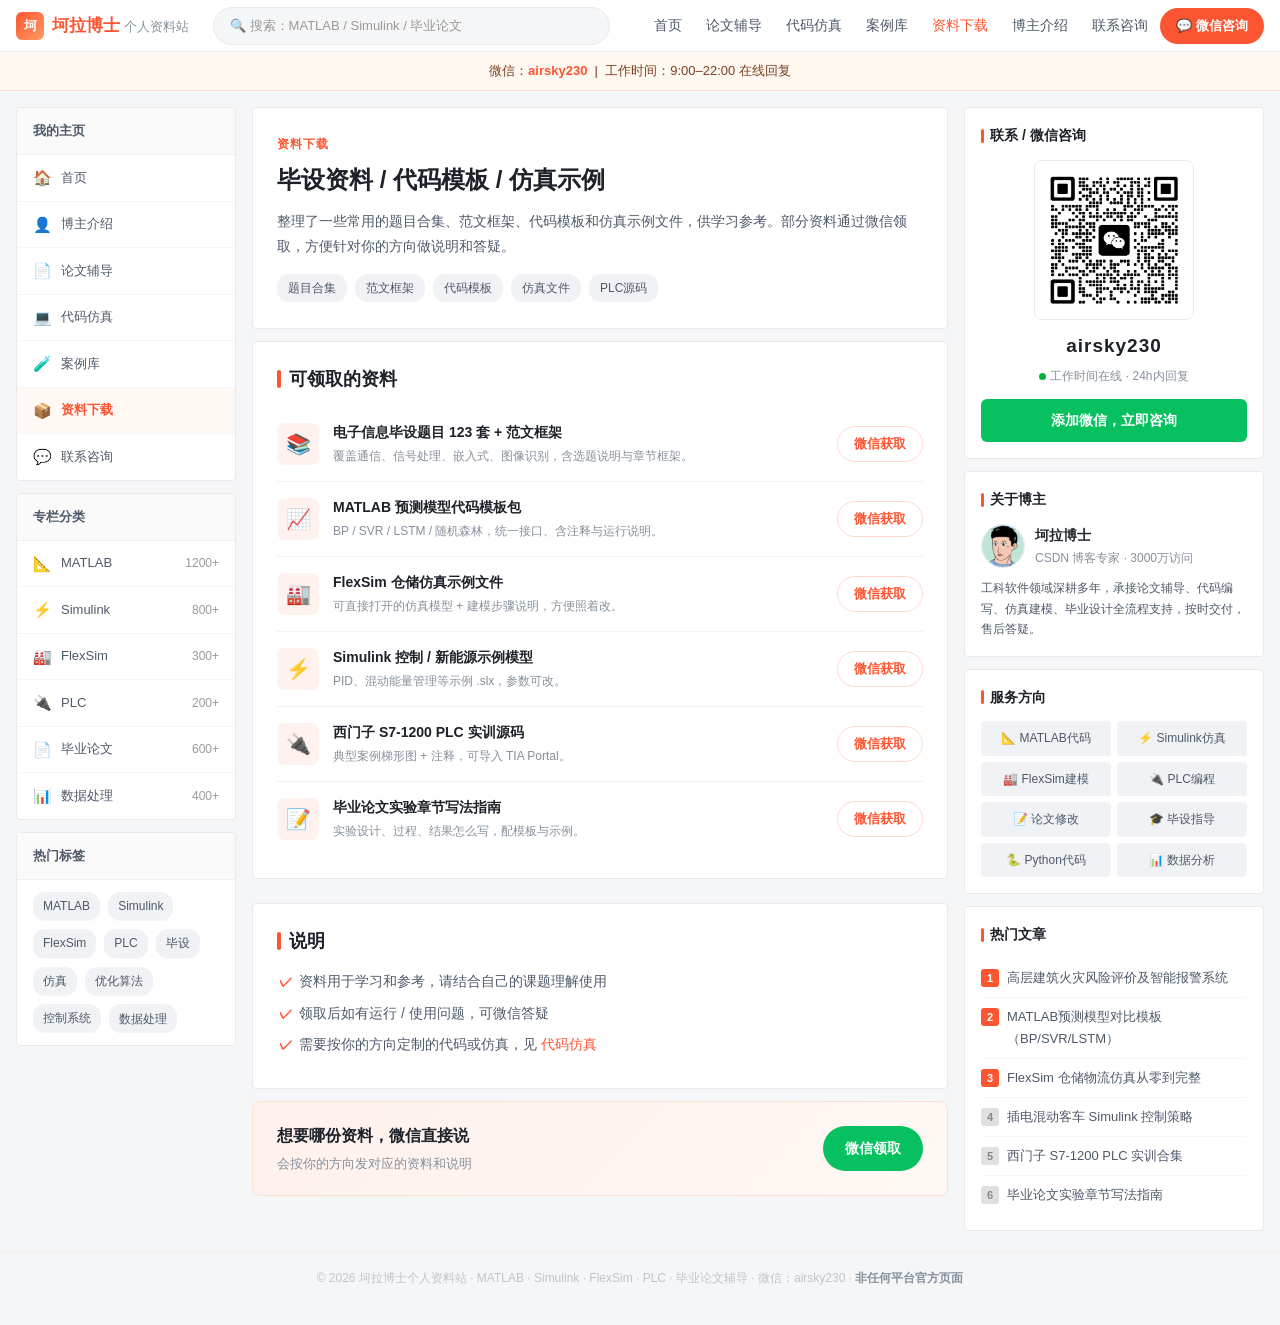
<file: resources.html>
<!doctype html>
<html lang="zh-CN">
<head>
<meta charset="utf-8">
<meta name="viewport" content="width=device-width,initial-scale=1">
<title>资料下载 - 坷拉博士</title>
<meta name="description" content="毕设题目合集、范文框架、MATLAB/Simulink/PLC 代码模板与仿真示例文件，供学习参考，微信领取并答疑。">
<link rel="stylesheet" href="assets/css/style.css">
</head>
<body>
<!-- TOP NAV -->
<header class="topbar">
  <div class="topbar-inner">
    <div class="logo">
      <div class="logo-icon">坷</div>
      <span>坷拉博士<small style="font-weight:400;color:#86909c;font-size:13px;margin-left:4px">个人资料站</small></span>
    </div>
    <div class="top-search">🔍 搜索：MATLAB / Simulink / 毕业论文</div>
    <nav class="top-nav">
      <a href="index.html">首页</a>
      <a href="paper.html">论文辅导</a>
      <a href="code.html">代码仿真</a>
      <a href="cases.html">案例库</a>
      <a href="resources.html" class="cur">资料下载</a>
      <a href="profile.html">博主介绍</a>
      <a href="contact.html">联系咨询</a>
    </nav>
    <div class="top-right">
      <a class="btn-create" href="contact.html">💬 微信咨询</a>
    </div>
  </div>
</header>

<!-- NOTICE -->
<div class="notice">
  <div class="notice-inner">
    <span>微信：<b>airsky230</b> &nbsp;|&nbsp; 工作时间：9:00–22:00 在线回复</span>
  </div>
</div>

<!-- MAIN LAYOUT -->
<div class="wrap">

  <!-- LEFT NAV -->
  <aside class="left-nav">
    <div class="nav-block">
      <div class="nav-block-title">我的主页</div>
      <a href="index.html"><span class="ic">🏠</span>首页</a>
      <a href="profile.html"><span class="ic">👤</span>博主介绍</a>
      <a href="paper.html"><span class="ic">📄</span>论文辅导</a>
      <a href="code.html"><span class="ic">💻</span>代码仿真</a>
      <a href="cases.html"><span class="ic">🧪</span>案例库</a>
      <a href="resources.html" class="cur"><span class="ic">📦</span>资料下载</a>
      <a href="contact.html"><span class="ic">💬</span>联系咨询</a>
    </div>
    <div class="nav-block">
      <div class="nav-block-title">专栏分类</div>
      <a href="cases.html"><span class="ic">📐</span>MATLAB<span class="cnt">1200+</span></a>
      <a href="cases.html"><span class="ic">⚡</span>Simulink<span class="cnt">800+</span></a>
      <a href="cases.html"><span class="ic">🏭</span>FlexSim<span class="cnt">300+</span></a>
      <a href="cases.html"><span class="ic">🔌</span>PLC<span class="cnt">200+</span></a>
      <a href="paper.html"><span class="ic">📄</span>毕业论文<span class="cnt">600+</span></a>
      <a href="cases.html"><span class="ic">📊</span>数据处理<span class="cnt">400+</span></a>
    </div>
    <div class="nav-block">
      <div class="nav-block-title">热门标签</div>
      <div class="tag-list">
        <a href="cases.html">MATLAB</a>
        <a href="cases.html">Simulink</a>
        <a href="cases.html">FlexSim</a>
        <a href="cases.html">PLC</a>
        <a href="cases.html">毕设</a>
        <a href="cases.html">仿真</a>
        <a href="cases.html">优化算法</a>
        <a href="cases.html">控制系统</a>
        <a href="cases.html">数据处理</a>
      </div>
    </div>
  </aside>

  <!-- MAIN -->
  <section class="main">

    <div class="page-hero">
      <div class="eyebrow">资料下载</div>
      <h1>毕设资料 / 代码模板 / 仿真示例</h1>
      <p>整理了一些常用的题目合集、范文框架、代码模板和仿真示例文件，供学习参考。部分资料通过微信领取，方便针对你的方向做说明和答疑。</p>
      <div class="hero-tags"><span>题目合集</span><span>范文框架</span><span>代码模板</span><span>仿真文件</span><span>PLC源码</span></div>
    </div>

    <div class="card">
      <h2>可领取的资料</h2>
      <div class="dl-item">
        <div class="dl-ico">📚</div>
        <div class="dl-body"><h4>电子信息毕设题目 123 套 + 范文框架</h4><p>覆盖通信、信号处理、嵌入式、图像识别，含选题说明与章节框架。</p></div>
        <a class="dl-get" href="contact.html">微信获取</a>
      </div>
      <div class="dl-item">
        <div class="dl-ico">📈</div>
        <div class="dl-body"><h4>MATLAB 预测模型代码模板包</h4><p>BP / SVR / LSTM / 随机森林，统一接口、含注释与运行说明。</p></div>
        <a class="dl-get" href="contact.html">微信获取</a>
      </div>
      <div class="dl-item">
        <div class="dl-ico">🏭</div>
        <div class="dl-body"><h4>FlexSim 仓储仿真示例文件</h4><p>可直接打开的仿真模型 + 建模步骤说明，方便照着改。</p></div>
        <a class="dl-get" href="contact.html">微信获取</a>
      </div>
      <div class="dl-item">
        <div class="dl-ico">⚡</div>
        <div class="dl-body"><h4>Simulink 控制 / 新能源示例模型</h4><p>PID、混动能量管理等示例 .slx，参数可改。</p></div>
        <a class="dl-get" href="contact.html">微信获取</a>
      </div>
      <div class="dl-item">
        <div class="dl-ico">🔌</div>
        <div class="dl-body"><h4>西门子 S7-1200 PLC 实训源码</h4><p>典型案例梯形图 + 注释，可导入 TIA Portal。</p></div>
        <a class="dl-get" href="contact.html">微信获取</a>
      </div>
      <div class="dl-item">
        <div class="dl-ico">📝</div>
        <div class="dl-body"><h4>毕业论文实验章节写法指南</h4><p>实验设计、过程、结果怎么写，配模板与示例。</p></div>
        <a class="dl-get" href="contact.html">微信获取</a>
      </div>
    </div>

    <div class="card">
      <h2>说明</h2>
      <ul>
        <li>资料用于学习和参考，请结合自己的课题理解使用</li>
        <li>领取后如有运行 / 使用问题，可微信答疑</li>
        <li>需要按你的方向定制的代码或仿真，见 <a href="code.html" style="color:#fc5531">代码仿真</a></li>
      </ul>
    </div>

    <div class="cta-strip">
      <div class="cta-txt"><h3>想要哪份资料，微信直接说</h3><p>会按你的方向发对应的资料和说明</p></div>
      <a class="cta-act" href="contact.html">微信领取</a>
    </div>

  </section><!-- /main -->

  <!-- RIGHT SIDEBAR -->
  <aside class="right">

    <div class="side-card">
      <div class="side-title">联系 / 微信咨询</div>
      <div class="wechat-section">
        <div class="qr-img">
          <img src="assets/img/qr.png" alt="微信二维码">
        </div>
        <div class="wechat-id-text">airsky230</div>
        <div class="wechat-sub"><span class="online-dot"></span>工作时间在线 · 24h内回复</div>
        <a class="btn-consult" href="contact.html">添加微信，立即咨询</a>
      </div>
    </div>

    <div class="side-card">
      <div class="side-title">关于博主</div>
      <div style="display:flex;gap:10px;align-items:center;margin-bottom:10px">
        <img src="assets/img/avatar.jpg" style="width:44px;height:44px;border-radius:50%;object-fit:cover;border:1px solid #e8e8ed" alt="">
        <div>
          <div style="font-weight:700;font-size:14px">坷拉博士</div>
          <div style="color:#86909c;font-size:12px">CSDN 博客专家 · 3000万访问</div>
        </div>
      </div>
      <p style="font-size:12px;color:#4e5969;line-height:1.7">工科软件领域深耕多年，承接论文辅导、代码编写、仿真建模、毕业设计全流程支持，按时交付，售后答疑。</p>
    </div>

    <div class="side-card">
      <div class="side-title">服务方向</div>
      <div class="skill-grid">
        <a class="skill-tag" href="code.html">📐 MATLAB代码</a>
        <a class="skill-tag" href="code.html">⚡ Simulink仿真</a>
        <a class="skill-tag" href="code.html">🏭 FlexSim建模</a>
        <a class="skill-tag" href="code.html">🔌 PLC编程</a>
        <a class="skill-tag" href="paper.html">📝 论文修改</a>
        <a class="skill-tag" href="paper.html">🎓 毕设指导</a>
        <a class="skill-tag" href="code.html">🐍 Python代码</a>
        <a class="skill-tag" href="paper.html">📊 数据分析</a>
      </div>
    </div>

    <div class="side-card">
      <div class="side-title">热门文章</div>
      <div class="hot-list">
        <a href="article-fire.html"><span class="hot-num">1</span>高层建筑火灾风险评价及智能报警系统</a>
        <a href="articles/matlab-prediction.html"><span class="hot-num">2</span>MATLAB预测模型对比模板（BP/SVR/LSTM）</a>
        <a href="articles/flexsim-warehouse.html"><span class="hot-num" style="background:#fc5531">3</span>FlexSim 仓储物流仿真从零到完整</a>
        <a href="articles/simulink-phev.html"><span class="hot-num gray">4</span>插电混动客车 Simulink 控制策略</a>
        <a href="articles/plc-s7-1200.html"><span class="hot-num gray">5</span>西门子 S7-1200 PLC 实训合集</a>
        <a href="cases.html"><span class="hot-num gray">6</span>毕业论文实验章节写法指南</a>
      </div>
    </div>

  </aside>

</div><!-- /wrap -->

<footer class="footer">
  © 2026 坷拉博士个人资料站 · MATLAB · Simulink · FlexSim · PLC · 毕业论文辅导 · 微信：airsky230 · <b>非任何平台官方页面</b>
</footer>

</body>
</html>
</file>
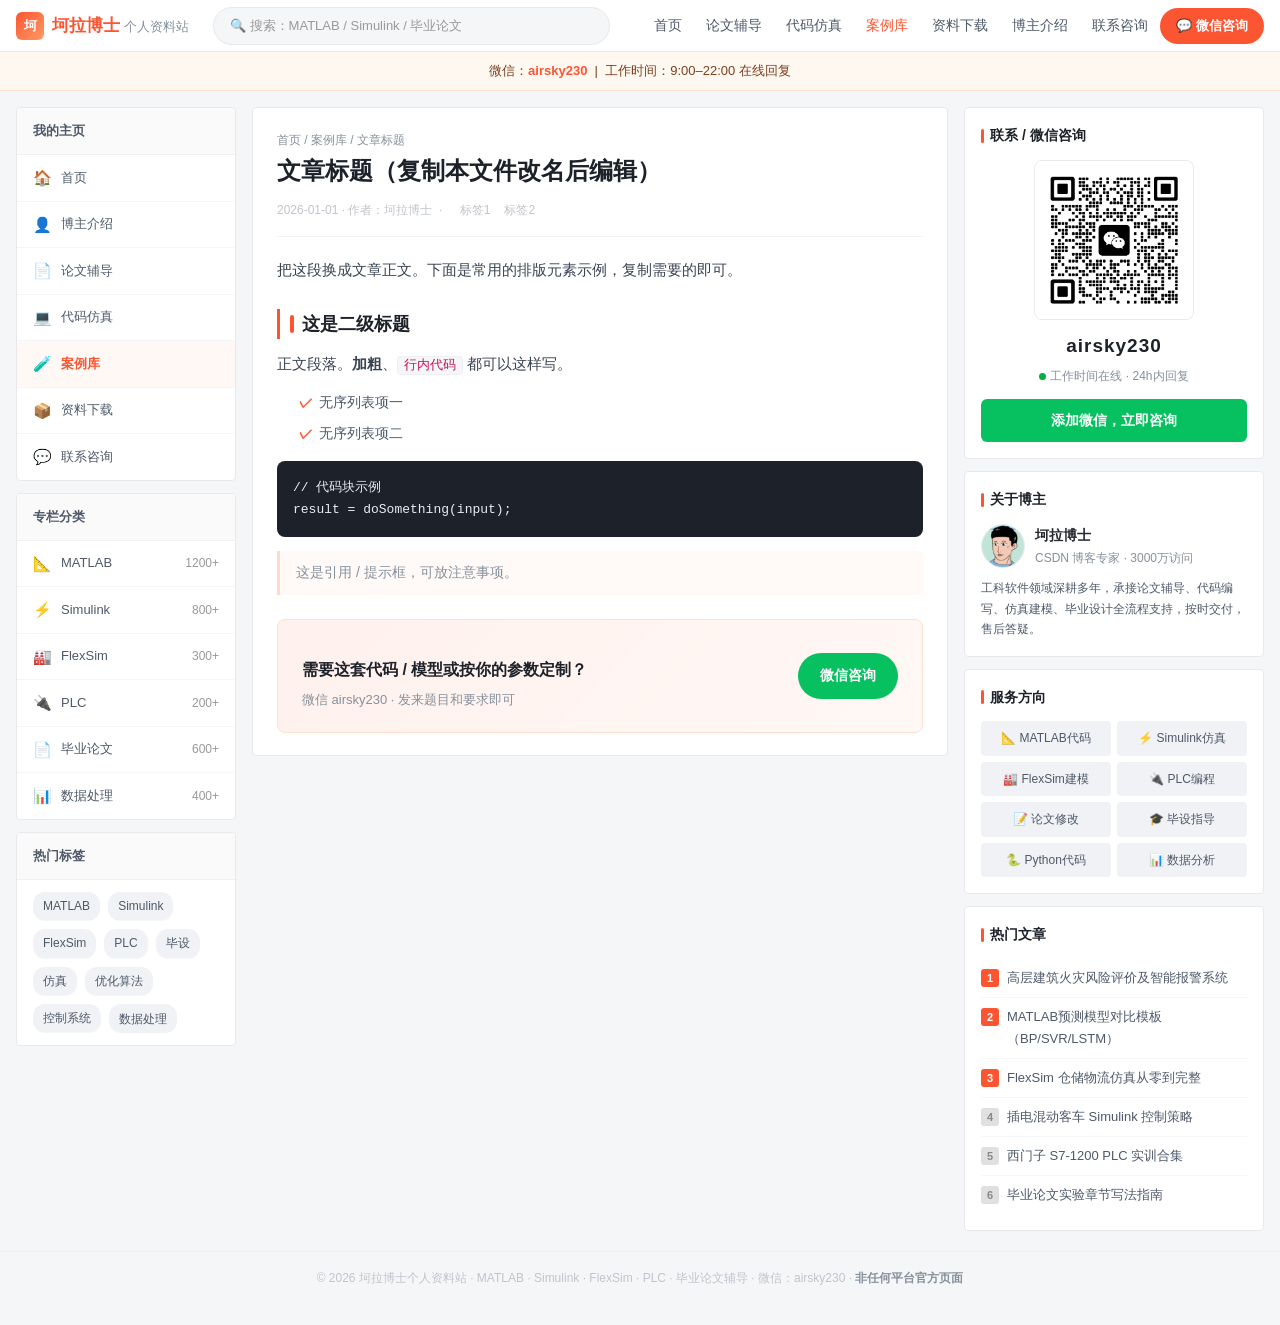
<file: articles/_template.html>
<!doctype html>
<html lang="zh-CN">
<head>
<meta charset="utf-8">
<meta name="viewport" content="width=device-width,initial-scale=1">
<title>文章标题（复制本文件改名后编辑） - 坷拉博士</title>
<meta name="description" content="文章标题（复制本文件改名后编辑）">
<link rel="stylesheet" href="../assets/css/style.css">
</head>
<body>
<!-- TOP NAV -->
<header class="topbar">
  <div class="topbar-inner">
    <div class="logo">
      <div class="logo-icon">坷</div>
      <span>坷拉博士<small style="font-weight:400;color:#86909c;font-size:13px;margin-left:4px">个人资料站</small></span>
    </div>
    <div class="top-search">🔍 搜索：MATLAB / Simulink / 毕业论文</div>
    <nav class="top-nav">
      <a href="../index.html">首页</a>
      <a href="../paper.html">论文辅导</a>
      <a href="../code.html">代码仿真</a>
      <a href="../cases.html" class="cur">案例库</a>
      <a href="../resources.html">资料下载</a>
      <a href="../profile.html">博主介绍</a>
      <a href="../contact.html">联系咨询</a>
    </nav>
    <div class="top-right">
      <a class="btn-create" href="../contact.html">💬 微信咨询</a>
    </div>
  </div>
</header>

<!-- NOTICE -->
<div class="notice">
  <div class="notice-inner">
    <span>微信：<b>airsky230</b> &nbsp;|&nbsp; 工作时间：9:00–22:00 在线回复</span>
  </div>
</div>

<!-- MAIN LAYOUT -->
<div class="wrap">

  <!-- LEFT NAV -->
  <aside class="left-nav">
    <div class="nav-block">
      <div class="nav-block-title">我的主页</div>
      <a href="../index.html"><span class="ic">🏠</span>首页</a>
      <a href="../profile.html"><span class="ic">👤</span>博主介绍</a>
      <a href="../paper.html"><span class="ic">📄</span>论文辅导</a>
      <a href="../code.html"><span class="ic">💻</span>代码仿真</a>
      <a href="../cases.html" class="cur"><span class="ic">🧪</span>案例库</a>
      <a href="../resources.html"><span class="ic">📦</span>资料下载</a>
      <a href="../contact.html"><span class="ic">💬</span>联系咨询</a>
    </div>
    <div class="nav-block">
      <div class="nav-block-title">专栏分类</div>
      <a href="../cases.html"><span class="ic">📐</span>MATLAB<span class="cnt">1200+</span></a>
      <a href="../cases.html"><span class="ic">⚡</span>Simulink<span class="cnt">800+</span></a>
      <a href="../cases.html"><span class="ic">🏭</span>FlexSim<span class="cnt">300+</span></a>
      <a href="../cases.html"><span class="ic">🔌</span>PLC<span class="cnt">200+</span></a>
      <a href="../paper.html"><span class="ic">📄</span>毕业论文<span class="cnt">600+</span></a>
      <a href="../cases.html"><span class="ic">📊</span>数据处理<span class="cnt">400+</span></a>
    </div>
    <div class="nav-block">
      <div class="nav-block-title">热门标签</div>
      <div class="tag-list">
        <a href="../cases.html">MATLAB</a>
        <a href="../cases.html">Simulink</a>
        <a href="../cases.html">FlexSim</a>
        <a href="../cases.html">PLC</a>
        <a href="../cases.html">毕设</a>
        <a href="../cases.html">仿真</a>
        <a href="../cases.html">优化算法</a>
        <a href="../cases.html">控制系统</a>
        <a href="../cases.html">数据处理</a>
      </div>
    </div>
  </aside>

  <!-- MAIN -->
  <section class="main">

    <article class="card prose">
      <div class="crumb"><a href="../index.html">首页</a> / <a href="../cases.html">案例库</a> / 文章标题</div>
      <h1>文章标题（复制本文件改名后编辑）</h1>
      <div class="art-info">2026-01-01 · 作者：坷拉博士 &nbsp;·&nbsp; <span class="tag">标签1</span><span class="tag">标签2</span></div>

      <p>把这段换成文章正文。下面是常用的排版元素示例，复制需要的即可。</p>
      <h2>这是二级标题</h2>
      <p>正文段落。<strong>加粗</strong>、<code>行内代码</code> 都可以这样写。</p>
      <ul>
        <li>无序列表项一</li>
        <li>无序列表项二</li>
      </ul>
      <pre><code>// 代码块示例
result = doSomething(input);</code></pre>
      <blockquote>这是引用 / 提示框，可放注意事项。</blockquote>

      <div class="cta-strip" style="margin-top:24px">
        <div class="cta-txt"><h3>需要这套代码 / 模型或按你的参数定制？</h3><p>微信 airsky230 · 发来题目和要求即可</p></div>
        <a class="cta-act" href="../contact.html">微信咨询</a>
      </div>
    </article>

  </section><!-- /main -->

  <!-- RIGHT SIDEBAR -->
  <aside class="right">

    <div class="side-card">
      <div class="side-title">联系 / 微信咨询</div>
      <div class="wechat-section">
        <div class="qr-img">
          <img src="../assets/img/qr.png" alt="微信二维码">
        </div>
        <div class="wechat-id-text">airsky230</div>
        <div class="wechat-sub"><span class="online-dot"></span>工作时间在线 · 24h内回复</div>
        <a class="btn-consult" href="../contact.html">添加微信，立即咨询</a>
      </div>
    </div>

    <div class="side-card">
      <div class="side-title">关于博主</div>
      <div style="display:flex;gap:10px;align-items:center;margin-bottom:10px">
        <img src="../assets/img/avatar.jpg" style="width:44px;height:44px;border-radius:50%;object-fit:cover;border:1px solid #e8e8ed" alt="">
        <div>
          <div style="font-weight:700;font-size:14px">坷拉博士</div>
          <div style="color:#86909c;font-size:12px">CSDN 博客专家 · 3000万访问</div>
        </div>
      </div>
      <p style="font-size:12px;color:#4e5969;line-height:1.7">工科软件领域深耕多年，承接论文辅导、代码编写、仿真建模、毕业设计全流程支持，按时交付，售后答疑。</p>
    </div>

    <div class="side-card">
      <div class="side-title">服务方向</div>
      <div class="skill-grid">
        <a class="skill-tag" href="../code.html">📐 MATLAB代码</a>
        <a class="skill-tag" href="../code.html">⚡ Simulink仿真</a>
        <a class="skill-tag" href="../code.html">🏭 FlexSim建模</a>
        <a class="skill-tag" href="../code.html">🔌 PLC编程</a>
        <a class="skill-tag" href="../paper.html">📝 论文修改</a>
        <a class="skill-tag" href="../paper.html">🎓 毕设指导</a>
        <a class="skill-tag" href="../code.html">🐍 Python代码</a>
        <a class="skill-tag" href="../paper.html">📊 数据分析</a>
      </div>
    </div>

    <div class="side-card">
      <div class="side-title">热门文章</div>
      <div class="hot-list">
        <a href="../article-fire.html"><span class="hot-num">1</span>高层建筑火灾风险评价及智能报警系统</a>
        <a href="../articles/matlab-prediction.html"><span class="hot-num">2</span>MATLAB预测模型对比模板（BP/SVR/LSTM）</a>
        <a href="../articles/flexsim-warehouse.html"><span class="hot-num" style="background:#fc5531">3</span>FlexSim 仓储物流仿真从零到完整</a>
        <a href="../articles/simulink-phev.html"><span class="hot-num gray">4</span>插电混动客车 Simulink 控制策略</a>
        <a href="../articles/plc-s7-1200.html"><span class="hot-num gray">5</span>西门子 S7-1200 PLC 实训合集</a>
        <a href="../cases.html"><span class="hot-num gray">6</span>毕业论文实验章节写法指南</a>
      </div>
    </div>

  </aside>

</div><!-- /wrap -->

<footer class="footer">
  © 2026 坷拉博士个人资料站 · MATLAB · Simulink · FlexSim · PLC · 毕业论文辅导 · 微信：airsky230 · <b>非任何平台官方页面</b>
</footer>

</body>
</html>
</file>
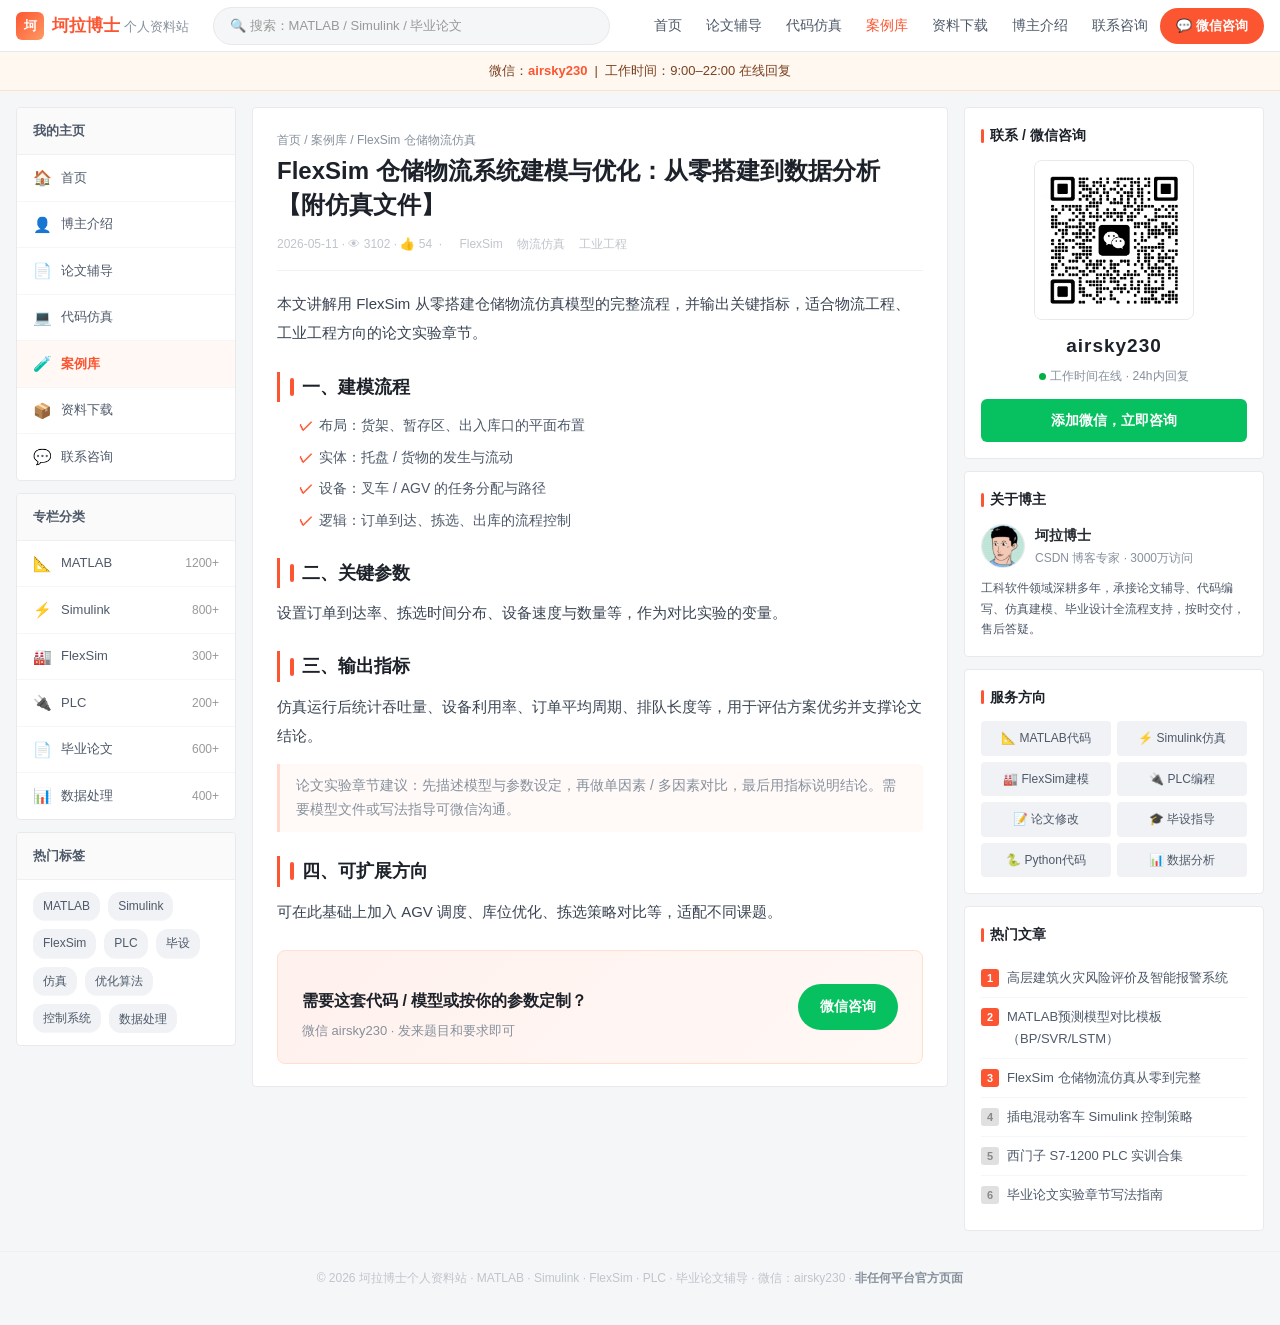
<file: articles/flexsim-warehouse.html>
<!doctype html>
<html lang="zh-CN">
<head>
<meta charset="utf-8">
<meta name="viewport" content="width=device-width,initial-scale=1">
<title>FlexSim 仓储物流系统建模与优化：从零搭建到数据分析【附仿真文件】 - 坷拉博士</title>
<meta name="description" content="FlexSim 仓储物流系统建模与优化：从零搭建到数据分析【附仿真文件】">
<link rel="stylesheet" href="../assets/css/style.css">
</head>
<body>
<!-- TOP NAV -->
<header class="topbar">
  <div class="topbar-inner">
    <div class="logo">
      <div class="logo-icon">坷</div>
      <span>坷拉博士<small style="font-weight:400;color:#86909c;font-size:13px;margin-left:4px">个人资料站</small></span>
    </div>
    <div class="top-search">🔍 搜索：MATLAB / Simulink / 毕业论文</div>
    <nav class="top-nav">
      <a href="../index.html">首页</a>
      <a href="../paper.html">论文辅导</a>
      <a href="../code.html">代码仿真</a>
      <a href="../cases.html" class="cur">案例库</a>
      <a href="../resources.html">资料下载</a>
      <a href="../profile.html">博主介绍</a>
      <a href="../contact.html">联系咨询</a>
    </nav>
    <div class="top-right">
      <a class="btn-create" href="../contact.html">💬 微信咨询</a>
    </div>
  </div>
</header>

<!-- NOTICE -->
<div class="notice">
  <div class="notice-inner">
    <span>微信：<b>airsky230</b> &nbsp;|&nbsp; 工作时间：9:00–22:00 在线回复</span>
  </div>
</div>

<!-- MAIN LAYOUT -->
<div class="wrap">

  <!-- LEFT NAV -->
  <aside class="left-nav">
    <div class="nav-block">
      <div class="nav-block-title">我的主页</div>
      <a href="../index.html"><span class="ic">🏠</span>首页</a>
      <a href="../profile.html"><span class="ic">👤</span>博主介绍</a>
      <a href="../paper.html"><span class="ic">📄</span>论文辅导</a>
      <a href="../code.html"><span class="ic">💻</span>代码仿真</a>
      <a href="../cases.html" class="cur"><span class="ic">🧪</span>案例库</a>
      <a href="../resources.html"><span class="ic">📦</span>资料下载</a>
      <a href="../contact.html"><span class="ic">💬</span>联系咨询</a>
    </div>
    <div class="nav-block">
      <div class="nav-block-title">专栏分类</div>
      <a href="../cases.html"><span class="ic">📐</span>MATLAB<span class="cnt">1200+</span></a>
      <a href="../cases.html"><span class="ic">⚡</span>Simulink<span class="cnt">800+</span></a>
      <a href="../cases.html"><span class="ic">🏭</span>FlexSim<span class="cnt">300+</span></a>
      <a href="../cases.html"><span class="ic">🔌</span>PLC<span class="cnt">200+</span></a>
      <a href="../paper.html"><span class="ic">📄</span>毕业论文<span class="cnt">600+</span></a>
      <a href="../cases.html"><span class="ic">📊</span>数据处理<span class="cnt">400+</span></a>
    </div>
    <div class="nav-block">
      <div class="nav-block-title">热门标签</div>
      <div class="tag-list">
        <a href="../cases.html">MATLAB</a>
        <a href="../cases.html">Simulink</a>
        <a href="../cases.html">FlexSim</a>
        <a href="../cases.html">PLC</a>
        <a href="../cases.html">毕设</a>
        <a href="../cases.html">仿真</a>
        <a href="../cases.html">优化算法</a>
        <a href="../cases.html">控制系统</a>
        <a href="../cases.html">数据处理</a>
      </div>
    </div>
  </aside>

  <!-- MAIN -->
  <section class="main">

    <article class="card prose">
      <div class="crumb"><a href="../index.html">首页</a> / <a href="../cases.html">案例库</a> / FlexSim 仓储物流仿真</div>
      <h1>FlexSim 仓储物流系统建模与优化：从零搭建到数据分析【附仿真文件】</h1>
      <div class="art-info">2026-05-11 · 👁 3102 · 👍 54 &nbsp;·&nbsp; <span class="tag">FlexSim</span><span class="tag">物流仿真</span><span class="tag">工业工程</span></div>

      <p>本文讲解用 FlexSim 从零搭建仓储物流仿真模型的完整流程，并输出关键指标，适合物流工程、工业工程方向的论文实验章节。</p>
      <h2>一、建模流程</h2>
      <ul>
        <li>布局：货架、暂存区、出入库口的平面布置</li>
        <li>实体：托盘 / 货物的发生与流动</li>
        <li>设备：叉车 / AGV 的任务分配与路径</li>
        <li>逻辑：订单到达、拣选、出库的流程控制</li>
      </ul>
      <h2>二、关键参数</h2>
      <p>设置订单到达率、拣选时间分布、设备速度与数量等，作为对比实验的变量。</p>
      <h2>三、输出指标</h2>
      <p>仿真运行后统计吞吐量、设备利用率、订单平均周期、排队长度等，用于评估方案优劣并支撑论文结论。</p>
      <blockquote>论文实验章节建议：先描述模型与参数设定，再做单因素 / 多因素对比，最后用指标说明结论。需要模型文件或写法指导可微信沟通。</blockquote>
      <h2>四、可扩展方向</h2>
      <p>可在此基础上加入 AGV 调度、库位优化、拣选策略对比等，适配不同课题。</p>

      <div class="cta-strip" style="margin-top:24px">
        <div class="cta-txt"><h3>需要这套代码 / 模型或按你的参数定制？</h3><p>微信 airsky230 · 发来题目和要求即可</p></div>
        <a class="cta-act" href="../contact.html">微信咨询</a>
      </div>
    </article>

  </section><!-- /main -->

  <!-- RIGHT SIDEBAR -->
  <aside class="right">

    <div class="side-card">
      <div class="side-title">联系 / 微信咨询</div>
      <div class="wechat-section">
        <div class="qr-img">
          <img src="../assets/img/qr.png" alt="微信二维码">
        </div>
        <div class="wechat-id-text">airsky230</div>
        <div class="wechat-sub"><span class="online-dot"></span>工作时间在线 · 24h内回复</div>
        <a class="btn-consult" href="../contact.html">添加微信，立即咨询</a>
      </div>
    </div>

    <div class="side-card">
      <div class="side-title">关于博主</div>
      <div style="display:flex;gap:10px;align-items:center;margin-bottom:10px">
        <img src="../assets/img/avatar.jpg" style="width:44px;height:44px;border-radius:50%;object-fit:cover;border:1px solid #e8e8ed" alt="">
        <div>
          <div style="font-weight:700;font-size:14px">坷拉博士</div>
          <div style="color:#86909c;font-size:12px">CSDN 博客专家 · 3000万访问</div>
        </div>
      </div>
      <p style="font-size:12px;color:#4e5969;line-height:1.7">工科软件领域深耕多年，承接论文辅导、代码编写、仿真建模、毕业设计全流程支持，按时交付，售后答疑。</p>
    </div>

    <div class="side-card">
      <div class="side-title">服务方向</div>
      <div class="skill-grid">
        <a class="skill-tag" href="../code.html">📐 MATLAB代码</a>
        <a class="skill-tag" href="../code.html">⚡ Simulink仿真</a>
        <a class="skill-tag" href="../code.html">🏭 FlexSim建模</a>
        <a class="skill-tag" href="../code.html">🔌 PLC编程</a>
        <a class="skill-tag" href="../paper.html">📝 论文修改</a>
        <a class="skill-tag" href="../paper.html">🎓 毕设指导</a>
        <a class="skill-tag" href="../code.html">🐍 Python代码</a>
        <a class="skill-tag" href="../paper.html">📊 数据分析</a>
      </div>
    </div>

    <div class="side-card">
      <div class="side-title">热门文章</div>
      <div class="hot-list">
        <a href="../article-fire.html"><span class="hot-num">1</span>高层建筑火灾风险评价及智能报警系统</a>
        <a href="../articles/matlab-prediction.html"><span class="hot-num">2</span>MATLAB预测模型对比模板（BP/SVR/LSTM）</a>
        <a href="../articles/flexsim-warehouse.html"><span class="hot-num" style="background:#fc5531">3</span>FlexSim 仓储物流仿真从零到完整</a>
        <a href="../articles/simulink-phev.html"><span class="hot-num gray">4</span>插电混动客车 Simulink 控制策略</a>
        <a href="../articles/plc-s7-1200.html"><span class="hot-num gray">5</span>西门子 S7-1200 PLC 实训合集</a>
        <a href="../cases.html"><span class="hot-num gray">6</span>毕业论文实验章节写法指南</a>
      </div>
    </div>

  </aside>

</div><!-- /wrap -->

<footer class="footer">
  © 2026 坷拉博士个人资料站 · MATLAB · Simulink · FlexSim · PLC · 毕业论文辅导 · 微信：airsky230 · <b>非任何平台官方页面</b>
</footer>

</body>
</html>
</file>
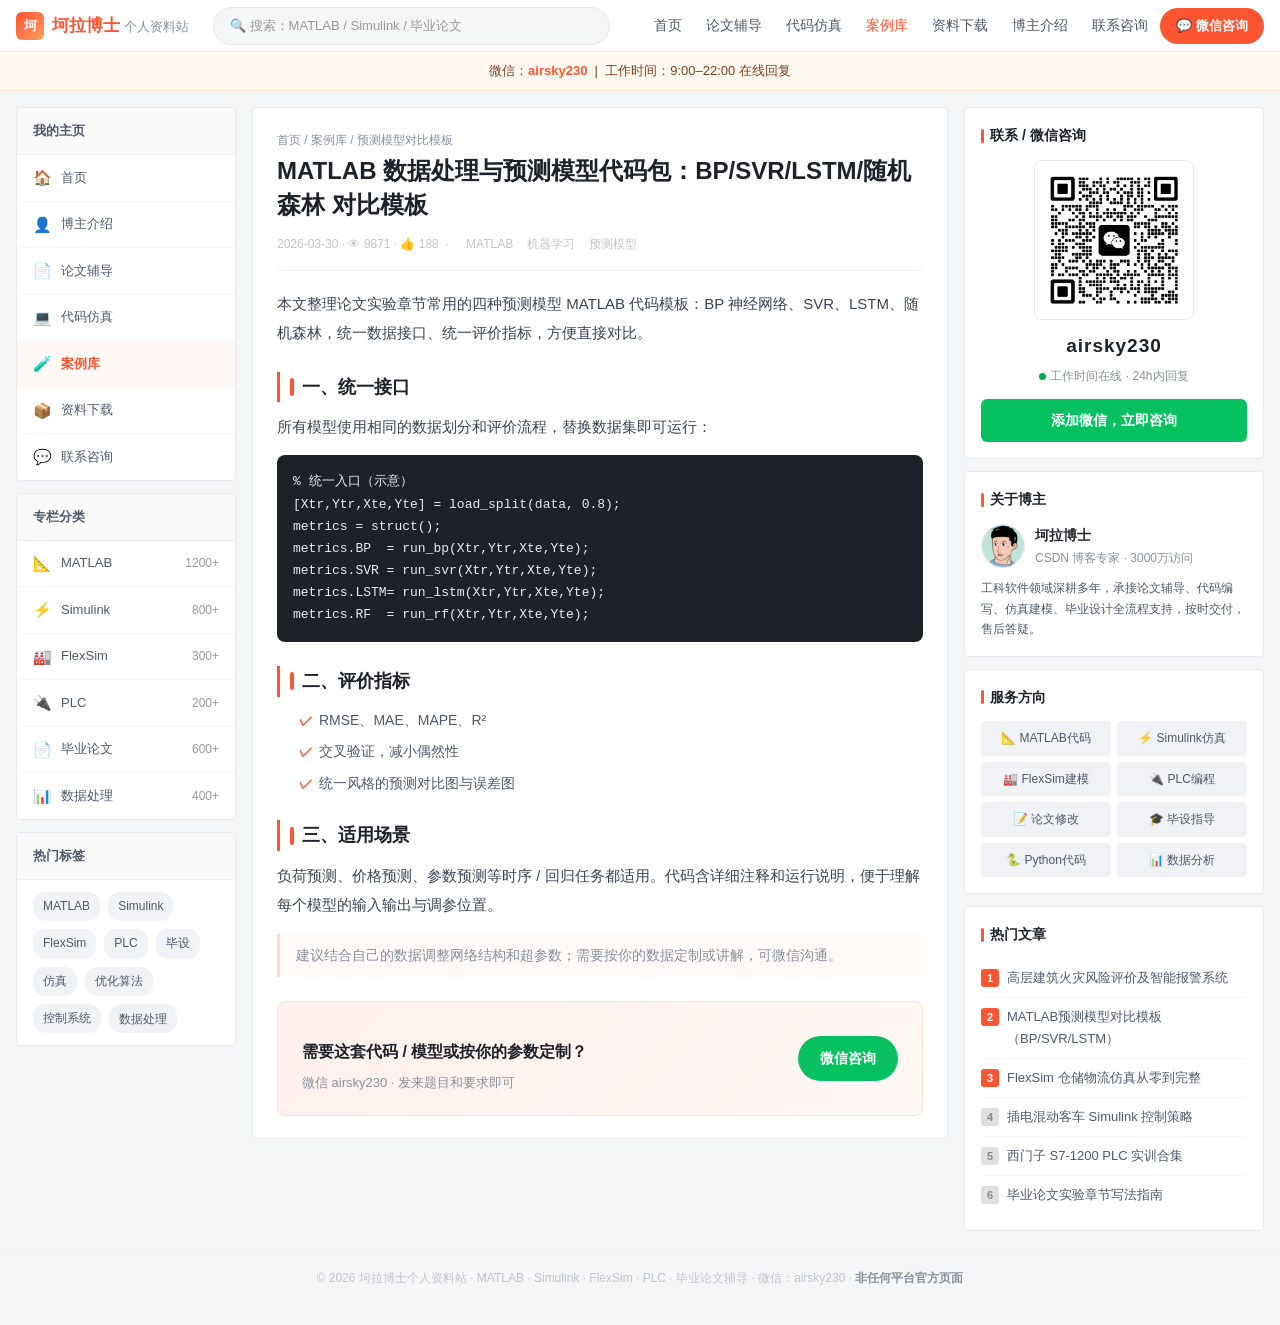
<file: articles/matlab-prediction.html>
<!doctype html>
<html lang="zh-CN">
<head>
<meta charset="utf-8">
<meta name="viewport" content="width=device-width,initial-scale=1">
<title>MATLAB 数据处理与预测模型代码包：BP/SVR/LSTM/随机森林 对比模板 - 坷拉博士</title>
<meta name="description" content="MATLAB 数据处理与预测模型代码包：BP/SVR/LSTM/随机森林 对比模板">
<link rel="stylesheet" href="../assets/css/style.css">
</head>
<body>
<!-- TOP NAV -->
<header class="topbar">
  <div class="topbar-inner">
    <div class="logo">
      <div class="logo-icon">坷</div>
      <span>坷拉博士<small style="font-weight:400;color:#86909c;font-size:13px;margin-left:4px">个人资料站</small></span>
    </div>
    <div class="top-search">🔍 搜索：MATLAB / Simulink / 毕业论文</div>
    <nav class="top-nav">
      <a href="../index.html">首页</a>
      <a href="../paper.html">论文辅导</a>
      <a href="../code.html">代码仿真</a>
      <a href="../cases.html" class="cur">案例库</a>
      <a href="../resources.html">资料下载</a>
      <a href="../profile.html">博主介绍</a>
      <a href="../contact.html">联系咨询</a>
    </nav>
    <div class="top-right">
      <a class="btn-create" href="../contact.html">💬 微信咨询</a>
    </div>
  </div>
</header>

<!-- NOTICE -->
<div class="notice">
  <div class="notice-inner">
    <span>微信：<b>airsky230</b> &nbsp;|&nbsp; 工作时间：9:00–22:00 在线回复</span>
  </div>
</div>

<!-- MAIN LAYOUT -->
<div class="wrap">

  <!-- LEFT NAV -->
  <aside class="left-nav">
    <div class="nav-block">
      <div class="nav-block-title">我的主页</div>
      <a href="../index.html"><span class="ic">🏠</span>首页</a>
      <a href="../profile.html"><span class="ic">👤</span>博主介绍</a>
      <a href="../paper.html"><span class="ic">📄</span>论文辅导</a>
      <a href="../code.html"><span class="ic">💻</span>代码仿真</a>
      <a href="../cases.html" class="cur"><span class="ic">🧪</span>案例库</a>
      <a href="../resources.html"><span class="ic">📦</span>资料下载</a>
      <a href="../contact.html"><span class="ic">💬</span>联系咨询</a>
    </div>
    <div class="nav-block">
      <div class="nav-block-title">专栏分类</div>
      <a href="../cases.html"><span class="ic">📐</span>MATLAB<span class="cnt">1200+</span></a>
      <a href="../cases.html"><span class="ic">⚡</span>Simulink<span class="cnt">800+</span></a>
      <a href="../cases.html"><span class="ic">🏭</span>FlexSim<span class="cnt">300+</span></a>
      <a href="../cases.html"><span class="ic">🔌</span>PLC<span class="cnt">200+</span></a>
      <a href="../paper.html"><span class="ic">📄</span>毕业论文<span class="cnt">600+</span></a>
      <a href="../cases.html"><span class="ic">📊</span>数据处理<span class="cnt">400+</span></a>
    </div>
    <div class="nav-block">
      <div class="nav-block-title">热门标签</div>
      <div class="tag-list">
        <a href="../cases.html">MATLAB</a>
        <a href="../cases.html">Simulink</a>
        <a href="../cases.html">FlexSim</a>
        <a href="../cases.html">PLC</a>
        <a href="../cases.html">毕设</a>
        <a href="../cases.html">仿真</a>
        <a href="../cases.html">优化算法</a>
        <a href="../cases.html">控制系统</a>
        <a href="../cases.html">数据处理</a>
      </div>
    </div>
  </aside>

  <!-- MAIN -->
  <section class="main">

    <article class="card prose">
      <div class="crumb"><a href="../index.html">首页</a> / <a href="../cases.html">案例库</a> / 预测模型对比模板</div>
      <h1>MATLAB 数据处理与预测模型代码包：BP/SVR/LSTM/随机森林 对比模板</h1>
      <div class="art-info">2026-03-30 · 👁 9871 · 👍 188 &nbsp;·&nbsp; <span class="tag">MATLAB</span><span class="tag">机器学习</span><span class="tag">预测模型</span></div>

      <p>本文整理论文实验章节常用的四种预测模型 MATLAB 代码模板：BP 神经网络、SVR、LSTM、随机森林，统一数据接口、统一评价指标，方便直接对比。</p>
      <h2>一、统一接口</h2>
      <p>所有模型使用相同的数据划分和评价流程，替换数据集即可运行：</p>
      <pre><code>% 统一入口（示意）
[Xtr,Ytr,Xte,Yte] = load_split(data, 0.8);
metrics = struct();
metrics.BP  = run_bp(Xtr,Ytr,Xte,Yte);
metrics.SVR = run_svr(Xtr,Ytr,Xte,Yte);
metrics.LSTM= run_lstm(Xtr,Ytr,Xte,Yte);
metrics.RF  = run_rf(Xtr,Ytr,Xte,Yte);</code></pre>
      <h2>二、评价指标</h2>
      <ul>
        <li>RMSE、MAE、MAPE、R²</li>
        <li>交叉验证，减小偶然性</li>
        <li>统一风格的预测对比图与误差图</li>
      </ul>
      <h2>三、适用场景</h2>
      <p>负荷预测、价格预测、参数预测等时序 / 回归任务都适用。代码含详细注释和运行说明，便于理解每个模型的输入输出与调参位置。</p>
      <blockquote>建议结合自己的数据调整网络结构和超参数；需要按你的数据定制或讲解，可微信沟通。</blockquote>

      <div class="cta-strip" style="margin-top:24px">
        <div class="cta-txt"><h3>需要这套代码 / 模型或按你的参数定制？</h3><p>微信 airsky230 · 发来题目和要求即可</p></div>
        <a class="cta-act" href="../contact.html">微信咨询</a>
      </div>
    </article>

  </section><!-- /main -->

  <!-- RIGHT SIDEBAR -->
  <aside class="right">

    <div class="side-card">
      <div class="side-title">联系 / 微信咨询</div>
      <div class="wechat-section">
        <div class="qr-img">
          <img src="../assets/img/qr.png" alt="微信二维码">
        </div>
        <div class="wechat-id-text">airsky230</div>
        <div class="wechat-sub"><span class="online-dot"></span>工作时间在线 · 24h内回复</div>
        <a class="btn-consult" href="../contact.html">添加微信，立即咨询</a>
      </div>
    </div>

    <div class="side-card">
      <div class="side-title">关于博主</div>
      <div style="display:flex;gap:10px;align-items:center;margin-bottom:10px">
        <img src="../assets/img/avatar.jpg" style="width:44px;height:44px;border-radius:50%;object-fit:cover;border:1px solid #e8e8ed" alt="">
        <div>
          <div style="font-weight:700;font-size:14px">坷拉博士</div>
          <div style="color:#86909c;font-size:12px">CSDN 博客专家 · 3000万访问</div>
        </div>
      </div>
      <p style="font-size:12px;color:#4e5969;line-height:1.7">工科软件领域深耕多年，承接论文辅导、代码编写、仿真建模、毕业设计全流程支持，按时交付，售后答疑。</p>
    </div>

    <div class="side-card">
      <div class="side-title">服务方向</div>
      <div class="skill-grid">
        <a class="skill-tag" href="../code.html">📐 MATLAB代码</a>
        <a class="skill-tag" href="../code.html">⚡ Simulink仿真</a>
        <a class="skill-tag" href="../code.html">🏭 FlexSim建模</a>
        <a class="skill-tag" href="../code.html">🔌 PLC编程</a>
        <a class="skill-tag" href="../paper.html">📝 论文修改</a>
        <a class="skill-tag" href="../paper.html">🎓 毕设指导</a>
        <a class="skill-tag" href="../code.html">🐍 Python代码</a>
        <a class="skill-tag" href="../paper.html">📊 数据分析</a>
      </div>
    </div>

    <div class="side-card">
      <div class="side-title">热门文章</div>
      <div class="hot-list">
        <a href="../article-fire.html"><span class="hot-num">1</span>高层建筑火灾风险评价及智能报警系统</a>
        <a href="../articles/matlab-prediction.html"><span class="hot-num">2</span>MATLAB预测模型对比模板（BP/SVR/LSTM）</a>
        <a href="../articles/flexsim-warehouse.html"><span class="hot-num" style="background:#fc5531">3</span>FlexSim 仓储物流仿真从零到完整</a>
        <a href="../articles/simulink-phev.html"><span class="hot-num gray">4</span>插电混动客车 Simulink 控制策略</a>
        <a href="../articles/plc-s7-1200.html"><span class="hot-num gray">5</span>西门子 S7-1200 PLC 实训合集</a>
        <a href="../cases.html"><span class="hot-num gray">6</span>毕业论文实验章节写法指南</a>
      </div>
    </div>

  </aside>

</div><!-- /wrap -->

<footer class="footer">
  © 2026 坷拉博士个人资料站 · MATLAB · Simulink · FlexSim · PLC · 毕业论文辅导 · 微信：airsky230 · <b>非任何平台官方页面</b>
</footer>

</body>
</html>
</file>
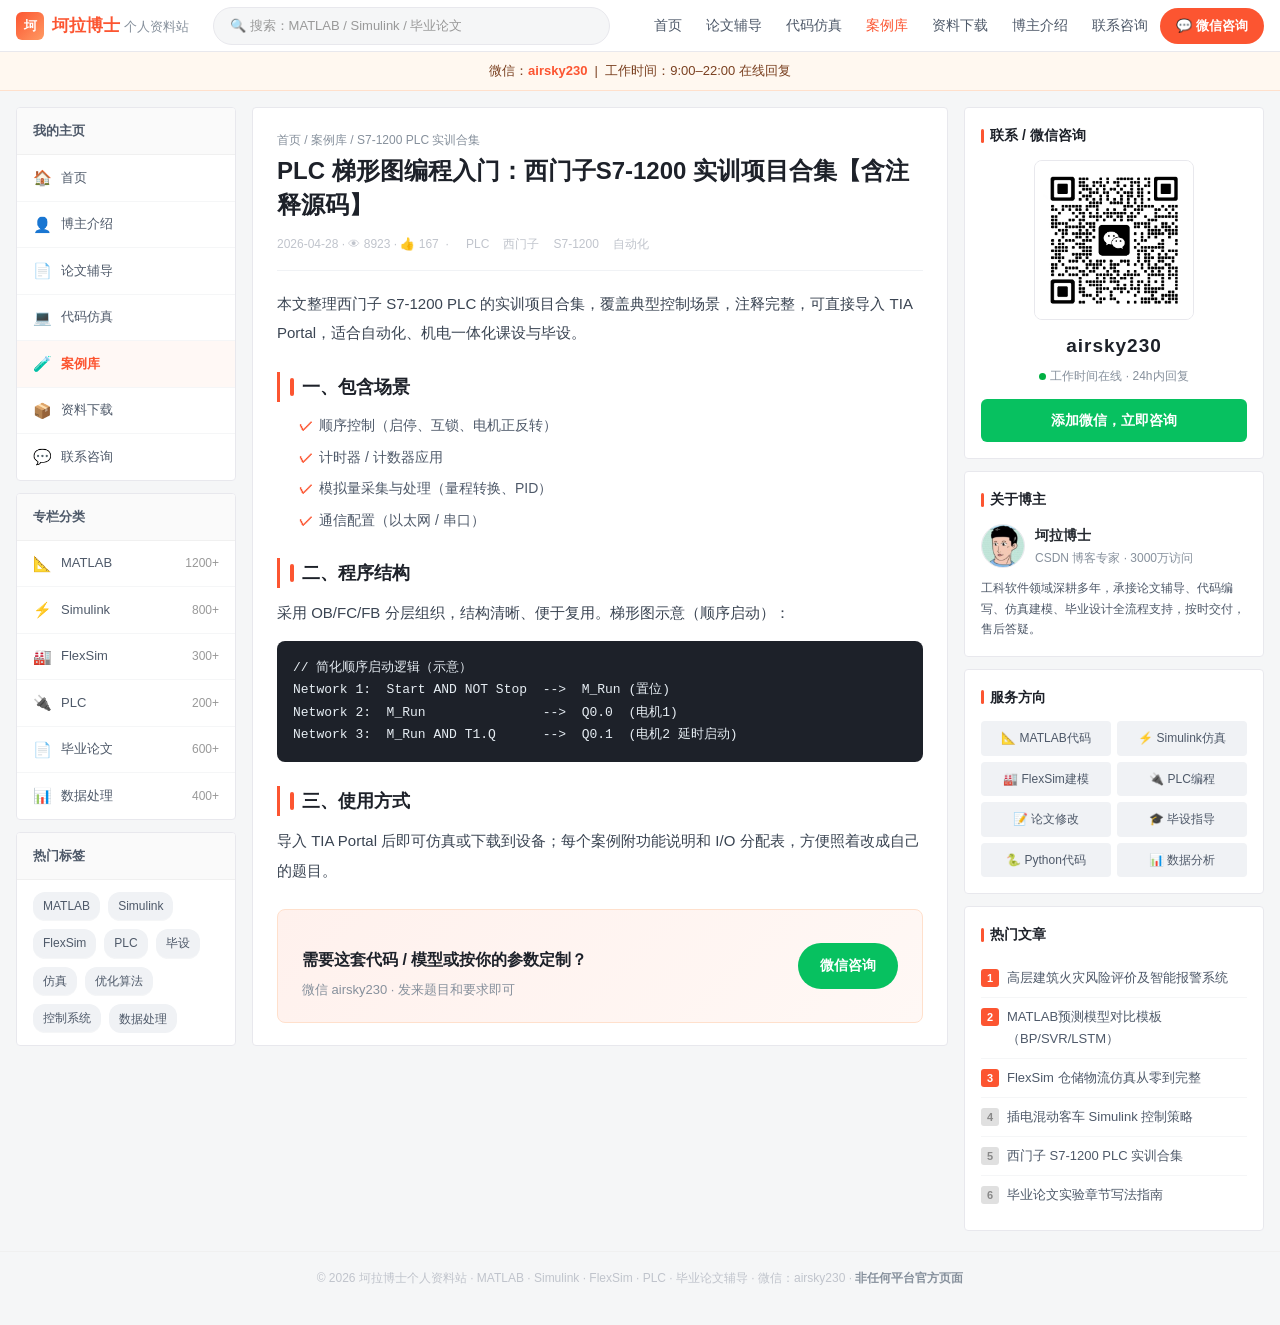
<file: articles/plc-s7-1200.html>
<!doctype html>
<html lang="zh-CN">
<head>
<meta charset="utf-8">
<meta name="viewport" content="width=device-width,initial-scale=1">
<title>PLC 梯形图编程入门：西门子S7-1200 实训项目合集【含注释源码】 - 坷拉博士</title>
<meta name="description" content="PLC 梯形图编程入门：西门子S7-1200 实训项目合集【含注释源码】">
<link rel="stylesheet" href="../assets/css/style.css">
</head>
<body>
<!-- TOP NAV -->
<header class="topbar">
  <div class="topbar-inner">
    <div class="logo">
      <div class="logo-icon">坷</div>
      <span>坷拉博士<small style="font-weight:400;color:#86909c;font-size:13px;margin-left:4px">个人资料站</small></span>
    </div>
    <div class="top-search">🔍 搜索：MATLAB / Simulink / 毕业论文</div>
    <nav class="top-nav">
      <a href="../index.html">首页</a>
      <a href="../paper.html">论文辅导</a>
      <a href="../code.html">代码仿真</a>
      <a href="../cases.html" class="cur">案例库</a>
      <a href="../resources.html">资料下载</a>
      <a href="../profile.html">博主介绍</a>
      <a href="../contact.html">联系咨询</a>
    </nav>
    <div class="top-right">
      <a class="btn-create" href="../contact.html">💬 微信咨询</a>
    </div>
  </div>
</header>

<!-- NOTICE -->
<div class="notice">
  <div class="notice-inner">
    <span>微信：<b>airsky230</b> &nbsp;|&nbsp; 工作时间：9:00–22:00 在线回复</span>
  </div>
</div>

<!-- MAIN LAYOUT -->
<div class="wrap">

  <!-- LEFT NAV -->
  <aside class="left-nav">
    <div class="nav-block">
      <div class="nav-block-title">我的主页</div>
      <a href="../index.html"><span class="ic">🏠</span>首页</a>
      <a href="../profile.html"><span class="ic">👤</span>博主介绍</a>
      <a href="../paper.html"><span class="ic">📄</span>论文辅导</a>
      <a href="../code.html"><span class="ic">💻</span>代码仿真</a>
      <a href="../cases.html" class="cur"><span class="ic">🧪</span>案例库</a>
      <a href="../resources.html"><span class="ic">📦</span>资料下载</a>
      <a href="../contact.html"><span class="ic">💬</span>联系咨询</a>
    </div>
    <div class="nav-block">
      <div class="nav-block-title">专栏分类</div>
      <a href="../cases.html"><span class="ic">📐</span>MATLAB<span class="cnt">1200+</span></a>
      <a href="../cases.html"><span class="ic">⚡</span>Simulink<span class="cnt">800+</span></a>
      <a href="../cases.html"><span class="ic">🏭</span>FlexSim<span class="cnt">300+</span></a>
      <a href="../cases.html"><span class="ic">🔌</span>PLC<span class="cnt">200+</span></a>
      <a href="../paper.html"><span class="ic">📄</span>毕业论文<span class="cnt">600+</span></a>
      <a href="../cases.html"><span class="ic">📊</span>数据处理<span class="cnt">400+</span></a>
    </div>
    <div class="nav-block">
      <div class="nav-block-title">热门标签</div>
      <div class="tag-list">
        <a href="../cases.html">MATLAB</a>
        <a href="../cases.html">Simulink</a>
        <a href="../cases.html">FlexSim</a>
        <a href="../cases.html">PLC</a>
        <a href="../cases.html">毕设</a>
        <a href="../cases.html">仿真</a>
        <a href="../cases.html">优化算法</a>
        <a href="../cases.html">控制系统</a>
        <a href="../cases.html">数据处理</a>
      </div>
    </div>
  </aside>

  <!-- MAIN -->
  <section class="main">

    <article class="card prose">
      <div class="crumb"><a href="../index.html">首页</a> / <a href="../cases.html">案例库</a> / S7-1200 PLC 实训合集</div>
      <h1>PLC 梯形图编程入门：西门子S7-1200 实训项目合集【含注释源码】</h1>
      <div class="art-info">2026-04-28 · 👁 8923 · 👍 167 &nbsp;·&nbsp; <span class="tag">PLC</span><span class="tag">西门子</span><span class="tag">S7-1200</span><span class="tag">自动化</span></div>

      <p>本文整理西门子 S7-1200 PLC 的实训项目合集，覆盖典型控制场景，注释完整，可直接导入 TIA Portal，适合自动化、机电一体化课设与毕设。</p>
      <h2>一、包含场景</h2>
      <ul>
        <li>顺序控制（启停、互锁、电机正反转）</li>
        <li>计时器 / 计数器应用</li>
        <li>模拟量采集与处理（量程转换、PID）</li>
        <li>通信配置（以太网 / 串口）</li>
      </ul>
      <h2>二、程序结构</h2>
      <p>采用 OB/FC/FB 分层组织，结构清晰、便于复用。梯形图示意（顺序启动）：</p>
      <pre><code>// 简化顺序启动逻辑（示意）
Network 1:  Start AND NOT Stop  -->  M_Run (置位)
Network 2:  M_Run               -->  Q0.0  (电机1)
Network 3:  M_Run AND T1.Q      -->  Q0.1  (电机2 延时启动)</code></pre>
      <h2>三、使用方式</h2>
      <p>导入 TIA Portal 后即可仿真或下载到设备；每个案例附功能说明和 I/O 分配表，方便照着改成自己的题目。</p>

      <div class="cta-strip" style="margin-top:24px">
        <div class="cta-txt"><h3>需要这套代码 / 模型或按你的参数定制？</h3><p>微信 airsky230 · 发来题目和要求即可</p></div>
        <a class="cta-act" href="../contact.html">微信咨询</a>
      </div>
    </article>

  </section><!-- /main -->

  <!-- RIGHT SIDEBAR -->
  <aside class="right">

    <div class="side-card">
      <div class="side-title">联系 / 微信咨询</div>
      <div class="wechat-section">
        <div class="qr-img">
          <img src="../assets/img/qr.png" alt="微信二维码">
        </div>
        <div class="wechat-id-text">airsky230</div>
        <div class="wechat-sub"><span class="online-dot"></span>工作时间在线 · 24h内回复</div>
        <a class="btn-consult" href="../contact.html">添加微信，立即咨询</a>
      </div>
    </div>

    <div class="side-card">
      <div class="side-title">关于博主</div>
      <div style="display:flex;gap:10px;align-items:center;margin-bottom:10px">
        <img src="../assets/img/avatar.jpg" style="width:44px;height:44px;border-radius:50%;object-fit:cover;border:1px solid #e8e8ed" alt="">
        <div>
          <div style="font-weight:700;font-size:14px">坷拉博士</div>
          <div style="color:#86909c;font-size:12px">CSDN 博客专家 · 3000万访问</div>
        </div>
      </div>
      <p style="font-size:12px;color:#4e5969;line-height:1.7">工科软件领域深耕多年，承接论文辅导、代码编写、仿真建模、毕业设计全流程支持，按时交付，售后答疑。</p>
    </div>

    <div class="side-card">
      <div class="side-title">服务方向</div>
      <div class="skill-grid">
        <a class="skill-tag" href="../code.html">📐 MATLAB代码</a>
        <a class="skill-tag" href="../code.html">⚡ Simulink仿真</a>
        <a class="skill-tag" href="../code.html">🏭 FlexSim建模</a>
        <a class="skill-tag" href="../code.html">🔌 PLC编程</a>
        <a class="skill-tag" href="../paper.html">📝 论文修改</a>
        <a class="skill-tag" href="../paper.html">🎓 毕设指导</a>
        <a class="skill-tag" href="../code.html">🐍 Python代码</a>
        <a class="skill-tag" href="../paper.html">📊 数据分析</a>
      </div>
    </div>

    <div class="side-card">
      <div class="side-title">热门文章</div>
      <div class="hot-list">
        <a href="../article-fire.html"><span class="hot-num">1</span>高层建筑火灾风险评价及智能报警系统</a>
        <a href="../articles/matlab-prediction.html"><span class="hot-num">2</span>MATLAB预测模型对比模板（BP/SVR/LSTM）</a>
        <a href="../articles/flexsim-warehouse.html"><span class="hot-num" style="background:#fc5531">3</span>FlexSim 仓储物流仿真从零到完整</a>
        <a href="../articles/simulink-phev.html"><span class="hot-num gray">4</span>插电混动客车 Simulink 控制策略</a>
        <a href="../articles/plc-s7-1200.html"><span class="hot-num gray">5</span>西门子 S7-1200 PLC 实训合集</a>
        <a href="../cases.html"><span class="hot-num gray">6</span>毕业论文实验章节写法指南</a>
      </div>
    </div>

  </aside>

</div><!-- /wrap -->

<footer class="footer">
  © 2026 坷拉博士个人资料站 · MATLAB · Simulink · FlexSim · PLC · 毕业论文辅导 · 微信：airsky230 · <b>非任何平台官方页面</b>
</footer>

</body>
</html>
</file>
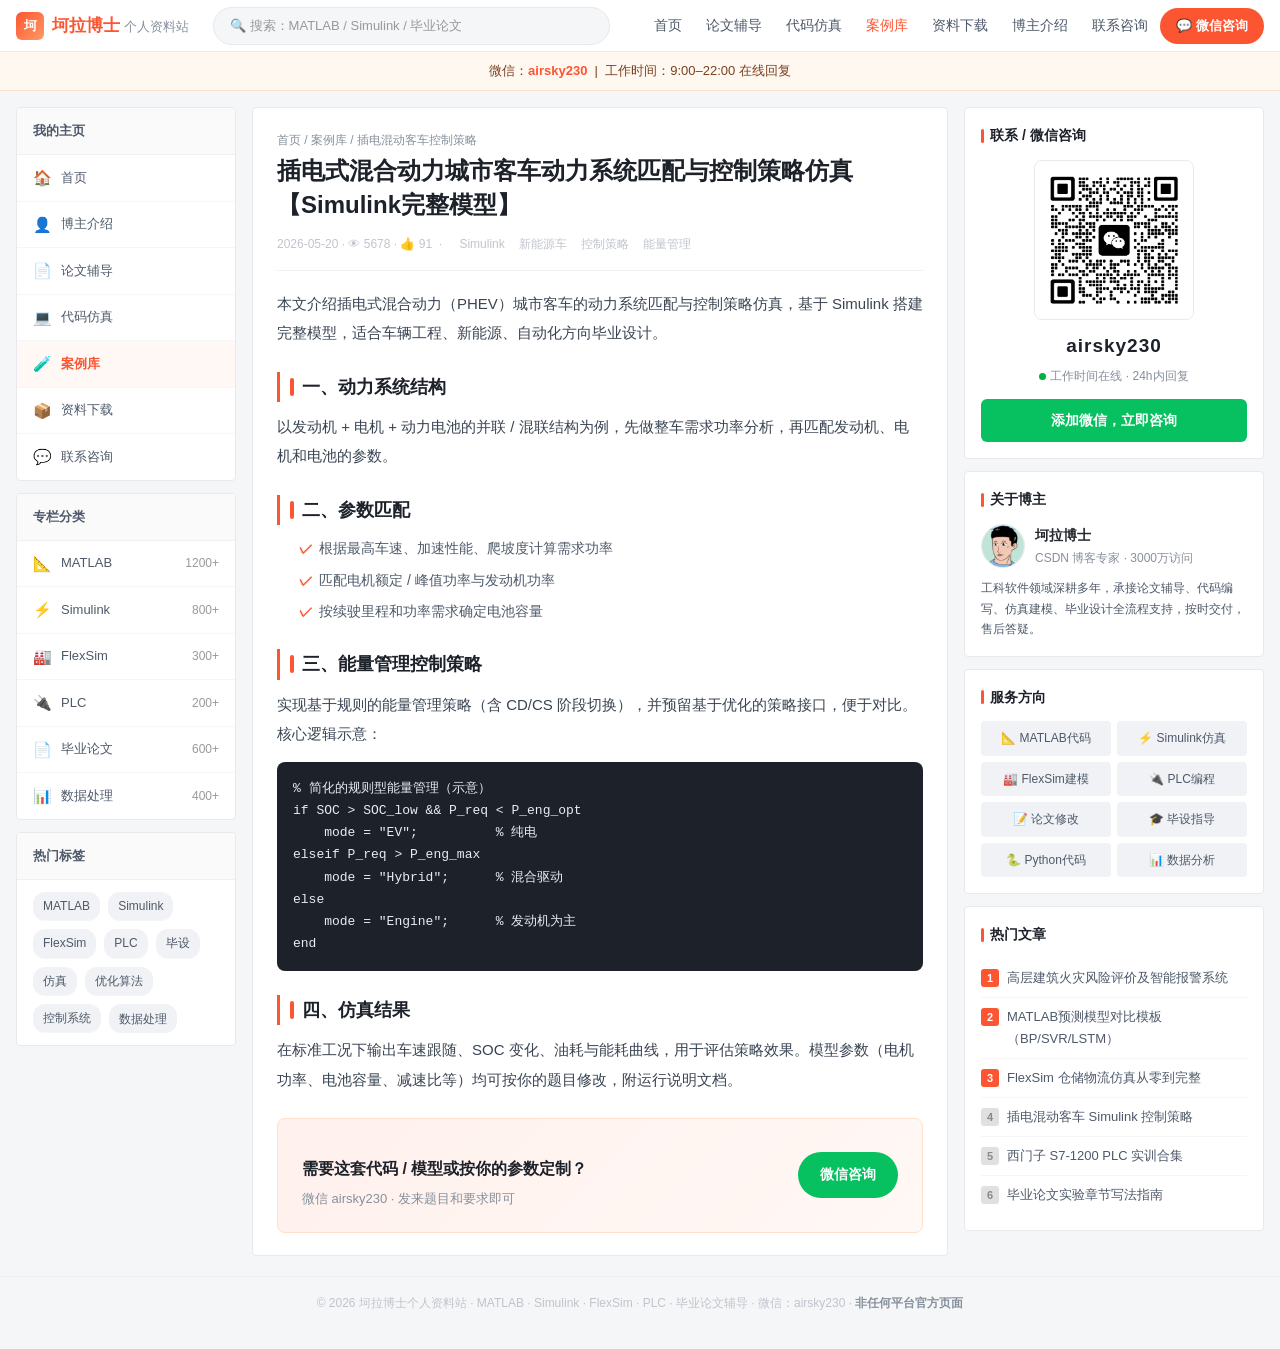
<file: articles/simulink-phev.html>
<!doctype html>
<html lang="zh-CN">
<head>
<meta charset="utf-8">
<meta name="viewport" content="width=device-width,initial-scale=1">
<title>插电式混合动力城市客车动力系统匹配与控制策略仿真【Simulink完整模型】 - 坷拉博士</title>
<meta name="description" content="插电式混合动力城市客车动力系统匹配与控制策略仿真【Simulink完整模型】">
<link rel="stylesheet" href="../assets/css/style.css">
</head>
<body>
<!-- TOP NAV -->
<header class="topbar">
  <div class="topbar-inner">
    <div class="logo">
      <div class="logo-icon">坷</div>
      <span>坷拉博士<small style="font-weight:400;color:#86909c;font-size:13px;margin-left:4px">个人资料站</small></span>
    </div>
    <div class="top-search">🔍 搜索：MATLAB / Simulink / 毕业论文</div>
    <nav class="top-nav">
      <a href="../index.html">首页</a>
      <a href="../paper.html">论文辅导</a>
      <a href="../code.html">代码仿真</a>
      <a href="../cases.html" class="cur">案例库</a>
      <a href="../resources.html">资料下载</a>
      <a href="../profile.html">博主介绍</a>
      <a href="../contact.html">联系咨询</a>
    </nav>
    <div class="top-right">
      <a class="btn-create" href="../contact.html">💬 微信咨询</a>
    </div>
  </div>
</header>

<!-- NOTICE -->
<div class="notice">
  <div class="notice-inner">
    <span>微信：<b>airsky230</b> &nbsp;|&nbsp; 工作时间：9:00–22:00 在线回复</span>
  </div>
</div>

<!-- MAIN LAYOUT -->
<div class="wrap">

  <!-- LEFT NAV -->
  <aside class="left-nav">
    <div class="nav-block">
      <div class="nav-block-title">我的主页</div>
      <a href="../index.html"><span class="ic">🏠</span>首页</a>
      <a href="../profile.html"><span class="ic">👤</span>博主介绍</a>
      <a href="../paper.html"><span class="ic">📄</span>论文辅导</a>
      <a href="../code.html"><span class="ic">💻</span>代码仿真</a>
      <a href="../cases.html" class="cur"><span class="ic">🧪</span>案例库</a>
      <a href="../resources.html"><span class="ic">📦</span>资料下载</a>
      <a href="../contact.html"><span class="ic">💬</span>联系咨询</a>
    </div>
    <div class="nav-block">
      <div class="nav-block-title">专栏分类</div>
      <a href="../cases.html"><span class="ic">📐</span>MATLAB<span class="cnt">1200+</span></a>
      <a href="../cases.html"><span class="ic">⚡</span>Simulink<span class="cnt">800+</span></a>
      <a href="../cases.html"><span class="ic">🏭</span>FlexSim<span class="cnt">300+</span></a>
      <a href="../cases.html"><span class="ic">🔌</span>PLC<span class="cnt">200+</span></a>
      <a href="../paper.html"><span class="ic">📄</span>毕业论文<span class="cnt">600+</span></a>
      <a href="../cases.html"><span class="ic">📊</span>数据处理<span class="cnt">400+</span></a>
    </div>
    <div class="nav-block">
      <div class="nav-block-title">热门标签</div>
      <div class="tag-list">
        <a href="../cases.html">MATLAB</a>
        <a href="../cases.html">Simulink</a>
        <a href="../cases.html">FlexSim</a>
        <a href="../cases.html">PLC</a>
        <a href="../cases.html">毕设</a>
        <a href="../cases.html">仿真</a>
        <a href="../cases.html">优化算法</a>
        <a href="../cases.html">控制系统</a>
        <a href="../cases.html">数据处理</a>
      </div>
    </div>
  </aside>

  <!-- MAIN -->
  <section class="main">

    <article class="card prose">
      <div class="crumb"><a href="../index.html">首页</a> / <a href="../cases.html">案例库</a> / 插电混动客车控制策略</div>
      <h1>插电式混合动力城市客车动力系统匹配与控制策略仿真【Simulink完整模型】</h1>
      <div class="art-info">2026-05-20 · 👁 5678 · 👍 91 &nbsp;·&nbsp; <span class="tag">Simulink</span><span class="tag">新能源车</span><span class="tag">控制策略</span><span class="tag">能量管理</span></div>

      <p>本文介绍插电式混合动力（PHEV）城市客车的动力系统匹配与控制策略仿真，基于 Simulink 搭建完整模型，适合车辆工程、新能源、自动化方向毕业设计。</p>
      <h2>一、动力系统结构</h2>
      <p>以发动机 + 电机 + 动力电池的并联 / 混联结构为例，先做整车需求功率分析，再匹配发动机、电机和电池的参数。</p>
      <h2>二、参数匹配</h2>
      <ul>
        <li>根据最高车速、加速性能、爬坡度计算需求功率</li>
        <li>匹配电机额定 / 峰值功率与发动机功率</li>
        <li>按续驶里程和功率需求确定电池容量</li>
      </ul>
      <h2>三、能量管理控制策略</h2>
      <p>实现基于规则的能量管理策略（含 CD/CS 阶段切换），并预留基于优化的策略接口，便于对比。核心逻辑示意：</p>
      <pre><code>% 简化的规则型能量管理（示意）
if SOC > SOC_low && P_req < P_eng_opt
    mode = "EV";          % 纯电
elseif P_req > P_eng_max
    mode = "Hybrid";      % 混合驱动
else
    mode = "Engine";      % 发动机为主
end</code></pre>
      <h2>四、仿真结果</h2>
      <p>在标准工况下输出车速跟随、SOC 变化、油耗与能耗曲线，用于评估策略效果。模型参数（电机功率、电池容量、减速比等）均可按你的题目修改，附运行说明文档。</p>

      <div class="cta-strip" style="margin-top:24px">
        <div class="cta-txt"><h3>需要这套代码 / 模型或按你的参数定制？</h3><p>微信 airsky230 · 发来题目和要求即可</p></div>
        <a class="cta-act" href="../contact.html">微信咨询</a>
      </div>
    </article>

  </section><!-- /main -->

  <!-- RIGHT SIDEBAR -->
  <aside class="right">

    <div class="side-card">
      <div class="side-title">联系 / 微信咨询</div>
      <div class="wechat-section">
        <div class="qr-img">
          <img src="../assets/img/qr.png" alt="微信二维码">
        </div>
        <div class="wechat-id-text">airsky230</div>
        <div class="wechat-sub"><span class="online-dot"></span>工作时间在线 · 24h内回复</div>
        <a class="btn-consult" href="../contact.html">添加微信，立即咨询</a>
      </div>
    </div>

    <div class="side-card">
      <div class="side-title">关于博主</div>
      <div style="display:flex;gap:10px;align-items:center;margin-bottom:10px">
        <img src="../assets/img/avatar.jpg" style="width:44px;height:44px;border-radius:50%;object-fit:cover;border:1px solid #e8e8ed" alt="">
        <div>
          <div style="font-weight:700;font-size:14px">坷拉博士</div>
          <div style="color:#86909c;font-size:12px">CSDN 博客专家 · 3000万访问</div>
        </div>
      </div>
      <p style="font-size:12px;color:#4e5969;line-height:1.7">工科软件领域深耕多年，承接论文辅导、代码编写、仿真建模、毕业设计全流程支持，按时交付，售后答疑。</p>
    </div>

    <div class="side-card">
      <div class="side-title">服务方向</div>
      <div class="skill-grid">
        <a class="skill-tag" href="../code.html">📐 MATLAB代码</a>
        <a class="skill-tag" href="../code.html">⚡ Simulink仿真</a>
        <a class="skill-tag" href="../code.html">🏭 FlexSim建模</a>
        <a class="skill-tag" href="../code.html">🔌 PLC编程</a>
        <a class="skill-tag" href="../paper.html">📝 论文修改</a>
        <a class="skill-tag" href="../paper.html">🎓 毕设指导</a>
        <a class="skill-tag" href="../code.html">🐍 Python代码</a>
        <a class="skill-tag" href="../paper.html">📊 数据分析</a>
      </div>
    </div>

    <div class="side-card">
      <div class="side-title">热门文章</div>
      <div class="hot-list">
        <a href="../article-fire.html"><span class="hot-num">1</span>高层建筑火灾风险评价及智能报警系统</a>
        <a href="../articles/matlab-prediction.html"><span class="hot-num">2</span>MATLAB预测模型对比模板（BP/SVR/LSTM）</a>
        <a href="../articles/flexsim-warehouse.html"><span class="hot-num" style="background:#fc5531">3</span>FlexSim 仓储物流仿真从零到完整</a>
        <a href="../articles/simulink-phev.html"><span class="hot-num gray">4</span>插电混动客车 Simulink 控制策略</a>
        <a href="../articles/plc-s7-1200.html"><span class="hot-num gray">5</span>西门子 S7-1200 PLC 实训合集</a>
        <a href="../cases.html"><span class="hot-num gray">6</span>毕业论文实验章节写法指南</a>
      </div>
    </div>

  </aside>

</div><!-- /wrap -->

<footer class="footer">
  © 2026 坷拉博士个人资料站 · MATLAB · Simulink · FlexSim · PLC · 毕业论文辅导 · 微信：airsky230 · <b>非任何平台官方页面</b>
</footer>

</body>
</html>
</file>
<file: assets/css/style.css>
*{box-sizing:border-box;margin:0;padding:0}
body{font-family:-apple-system,BlinkMacSystemFont,"Segoe UI","PingFang SC","Microsoft YaHei",Arial,sans-serif;background:#f5f6f7;color:#24292f;font-size:14px;line-height:1.7}
a{color:inherit;text-decoration:none}
img{display:block}

/* ===== TOP NAV ===== */
.topbar{background:#fff;border-bottom:1px solid #e8e8ed;position:sticky;top:0;z-index:100;height:52px}
.topbar-inner{max-width:1280px;margin:auto;height:52px;display:flex;align-items:center;gap:0;padding:0 16px}
.logo{display:flex;align-items:center;gap:8px;font-weight:700;font-size:17px;color:#fc5531;flex-shrink:0}
.logo-icon{width:28px;height:28px;background:linear-gradient(135deg,#fc5531,#ff9a63);border-radius:6px;display:grid;place-items:center;color:#fff;font-size:13px;font-weight:900}
.top-search{flex:1;max-width:480px;margin:0 24px;background:#f5f6f7;border:1px solid #e8e8ed;border-radius:20px;padding:7px 16px;color:#999;font-size:13px}
.top-nav{display:flex;gap:0;align-items:center;flex:1;margin-left:8px}
.top-nav a{padding:8px 12px;color:#4e5969;font-size:14px;border-radius:4px;white-space:nowrap}
.top-nav a:hover,.top-nav a.cur{color:#fc5531}
.top-right{margin-left:auto;display:flex;align-items:center;gap:10px}
.btn-create{background:#fc5531;color:#fff;padding:7px 16px;border-radius:20px;font-size:13px;font-weight:600}
.btn-create:hover{background:#e04420}

/* ===== NOTICE BAR ===== */
.notice{background:#fff8f0;border-bottom:1px solid #ffe0cc;padding:8px 0}
.notice-inner{max-width:1280px;margin:auto;padding:0 16px;font-size:13px;color:#7a4020;display:flex;justify-content:center;gap:16px;align-items:center}
.notice b{color:#fc5531}

/* ===== LAYOUT ===== */
.wrap{max-width:1280px;margin:16px auto;padding:0 16px;display:grid;grid-template-columns:220px 1fr 300px;gap:16px}

/* ===== LEFT NAV ===== */
.left-nav{position:sticky;top:70px;height:max-content}
.nav-block{background:#fff;border:1px solid #e8e8ed;border-radius:4px;margin-bottom:12px;overflow:hidden}
.nav-block-title{padding:12px 16px;font-weight:700;font-size:13px;color:#4e5969;background:#fafafa;border-bottom:1px solid #f0f0f0}
.nav-block a{display:flex;align-items:center;gap:10px;padding:10px 16px;color:#4e5969;border-bottom:1px solid #f5f6f7;font-size:13px}
.nav-block a:last-child{border-bottom:0}
.nav-block a:hover,.nav-block a.cur{background:#fff8f5;color:#fc5531;font-weight:600}
.nav-block a .ic{font-size:15px;width:18px;text-align:center}
.nav-block a .cnt{margin-left:auto;color:#999;font-size:12px}
.tag-list{padding:12px 16px;display:flex;flex-wrap:wrap;gap:8px}
.tag-list a{background:#f0f2f5;color:#4e5969;padding:4px 10px;border-radius:12px;font-size:12px}
.tag-list a:hover{background:#fff1ed;color:#fc5531}

/* ===== MAIN CONTENT ===== */
.main{display:flex;flex-direction:column;gap:12px}

/* Profile Card */
.profile-card{background:#fff;border:1px solid #e8e8ed;border-radius:4px;padding:20px}
.pc-head{display:flex;gap:16px;align-items:flex-start}
.pc-avatar{width:72px;height:72px;border-radius:50%;overflow:hidden;border:2px solid #e8e8ed;flex-shrink:0}
.pc-avatar img{width:100%;height:100%;object-fit:cover}
.pc-name{font-size:20px;font-weight:800;color:#1d2129;margin-bottom:4px}
.pc-rank{display:inline-block;background:#fff1ed;color:#fc5531;font-size:11px;padding:1px 7px;border-radius:3px;margin-left:6px;font-weight:600}
.pc-sub{color:#86909c;font-size:13px;margin-bottom:10px}
.pc-tags{display:flex;flex-wrap:wrap;gap:6px;margin-bottom:12px}
.pc-tags span{background:#f0f2f5;color:#4e5969;padding:3px 9px;border-radius:12px;font-size:12px}
.pc-stats{display:flex;gap:28px;padding:12px 0;border-top:1px solid #f0f0f0;border-bottom:1px solid #f0f0f0;margin:10px 0}
.pc-stat b{font-size:18px;font-weight:800;color:#1d2129;display:block}
.pc-stat span{color:#86909c;font-size:12px}
.pc-intro{color:#4e5969;font-size:13px;margin-top:10px;line-height:1.8}
.pc-links{display:flex;gap:12px;margin-top:12px}
.pc-link{color:#fc5531;font-size:13px;border:1px solid #ffd9cc;border-radius:4px;padding:5px 12px}
.pc-link:hover{background:#fff1ed}

/* Tabs */
.tabs{background:#fff;border:1px solid #e8e8ed;border-radius:4px;display:flex;border-bottom:none}
.tabs a{padding:13px 20px;color:#4e5969;font-size:14px;border-bottom:2px solid transparent;cursor:pointer}
.tabs a.cur{color:#fc5531;border-bottom-color:#fc5531;font-weight:600}

/* Article List */
.article-list{background:#fff;border:1px solid #e8e8ed;border-radius:4px}
.art-item{padding:18px 20px;border-bottom:1px solid #f0f2f5;cursor:pointer}
.art-item:last-child{border-bottom:0}
.art-item:hover{background:#fafbfc}
.art-label{display:inline-block;background:#fff1ed;color:#fc5531;font-size:11px;padding:1px 6px;border-radius:2px;margin-right:6px;font-weight:600}
.art-label.green{background:#f0fff4;color:#00b042}
.art-title{font-size:16px;font-weight:700;color:#1d2129;margin:6px 0;line-height:1.5}
.art-title:hover{color:#fc5531}
.art-snippet{color:#86909c;font-size:13px;margin:6px 0 10px;display:-webkit-box;-webkit-line-clamp:2;-webkit-box-orient:vertical;overflow:hidden}
.art-meta{display:flex;flex-wrap:wrap;gap:14px;font-size:12px;color:#c0c4cc;align-items:center}
.art-meta .tag{background:#f0f2f5;color:#4e5969;padding:2px 7px;border-radius:10px}
.art-meta .views::before{content:"👁 "}
.art-meta .likes::before{content:"👍 "}
.art-thumb{width:120px;height:78px;border-radius:4px;object-fit:cover;background:#f0f2f5;flex-shrink:0}
.art-row{display:flex;gap:14px;align-items:flex-start}
.art-body{flex:1}

/* ===== COMMENTS ===== */
.comments-box{background:#fff;border:1px solid #e8e8ed;border-radius:4px;padding:20px}
.comments-box h3{font-size:16px;font-weight:700;margin-bottom:16px;color:#1d2129}
.comment-form{display:flex;gap:12px;margin-bottom:20px;padding-bottom:20px;border-bottom:1px solid #f0f0f0}
.cf-avatar{width:36px;height:36px;border-radius:50%;overflow:hidden;flex-shrink:0}
.cf-avatar img{width:100%;height:100%;object-fit:cover}
.cf-input{flex:1;background:#f5f6f7;border:1px solid #e8e8ed;border-radius:6px;padding:10px 14px;color:#999;font-size:13px;cursor:pointer}
.comment-item{display:flex;gap:12px;padding:14px 0;border-bottom:1px solid #f5f6f7}
.comment-item:last-child{border-bottom:0}
.ci-avatar{width:36px;height:36px;border-radius:50%;background:linear-gradient(135deg,#dce8ff,#c8d9ff);display:grid;place-items:center;font-size:14px;font-weight:700;color:#2b6ff6;flex-shrink:0;overflow:hidden}
.ci-avatar img{width:100%;height:100%;object-fit:cover}
.ci-body{flex:1}
.ci-name{font-weight:700;font-size:13px;color:#1d2129}
.ci-school{color:#86909c;font-size:12px;margin-left:6px}
.ci-text{color:#4e5969;font-size:13px;margin:5px 0;line-height:1.7}
.ci-reply{background:#f5f6f7;border-radius:4px;padding:8px 12px;margin-top:6px;font-size:13px;color:#4e5969}
.ci-reply strong{color:#fc5531}
.ci-foot{display:flex;gap:14px;font-size:12px;color:#c0c4cc;margin-top:6px;align-items:center}
.ci-foot .like-btn{cursor:pointer}
.ci-foot .like-btn:hover{color:#fc5531}
.safe-note{font-size:11px;color:#c0c4cc;background:#fafafa;border:1px solid #f0f0f0;border-radius:3px;padding:6px 10px;margin-top:14px;text-align:center}

/* ===== RIGHT SIDEBAR ===== */
.right{position:sticky;top:70px;height:max-content;display:flex;flex-direction:column;gap:12px}
.side-card{background:#fff;border:1px solid #e8e8ed;border-radius:4px;padding:16px}
.side-title{font-weight:700;font-size:14px;margin-bottom:12px;color:#1d2129;display:flex;align-items:center;gap:6px}
.side-title::before{content:"";display:inline-block;width:3px;height:14px;background:#fc5531;border-radius:2px}

/* WeChat QR */
.wechat-section{text-align:center}
.qr-img{width:160px;height:160px;margin:0 auto 10px;border-radius:8px;overflow:hidden;border:1px solid #e8e8ed}
.qr-img img{width:100%;height:100%;object-fit:contain}
.wechat-id-text{font-size:19px;font-weight:900;color:#1d2129;letter-spacing:1px}
.wechat-sub{color:#86909c;font-size:12px;margin-top:4px}
.online-dot{display:inline-block;width:7px;height:7px;background:#00b042;border-radius:50%;margin-right:4px;animation:pulse 2s infinite}
@keyframes pulse{0%,100%{opacity:1}50%{opacity:.4}}
.btn-consult{display:block;background:#07c160;color:#fff;text-align:center;padding:10px;border-radius:6px;font-weight:700;margin-top:12px;font-size:14px}
.btn-consult:hover{background:#06ad56}

/* Skill Tags */
.skill-grid{display:grid;grid-template-columns:1fr 1fr;gap:6px}
.skill-tag{background:#f0f2f5;border-radius:4px;padding:7px 10px;font-size:12px;color:#4e5969;text-align:center}
.skill-tag:hover{background:#fff1ed;color:#fc5531}

/* Hot Articles */
.hot-list a{display:flex;gap:8px;padding:8px 0;border-bottom:1px solid #f5f6f7;color:#4e5969;font-size:13px;align-items:flex-start}
.hot-list a:last-child{border-bottom:0}
.hot-list a:hover{color:#fc5531}
.hot-num{width:18px;height:18px;background:#fc5531;color:#fff;border-radius:3px;display:grid;place-items:center;font-size:11px;font-weight:700;flex-shrink:0;margin-top:2px}
.hot-num.gray{background:#e0e0e0;color:#888}

/* ===== FOOTER ===== */
.footer{max-width:1280px;margin:20px auto;padding:16px;text-align:center;color:#c0c4cc;font-size:12px;border-top:1px solid #f0f0f0}

/* ===== RESPONSIVE ===== */
@media(max-width:960px){
  .wrap{grid-template-columns:1fr}
  .left-nav,.right{display:none}
  .top-nav{display:none}
  .top-search{max-width:200px}
}

/* ============================================================
   ADDITIONS — shared components for inner pages & articles
   (palette kept identical: #fc5531 accent, #1d2129/#4e5969 text)
   ============================================================ */

/* Generic white content card */
.card{background:#fff;border:1px solid #e8e8ed;border-radius:4px;padding:22px 24px}
.card + .card{margin-top:12px}
.card h2{font-size:18px;font-weight:800;color:#1d2129;margin-bottom:12px;display:flex;align-items:center;gap:8px}
.card h2::before{content:"";display:inline-block;width:4px;height:18px;background:#fc5531;border-radius:2px}
.card h3{font-size:15px;font-weight:700;color:#1d2129;margin:16px 0 8px}
.card p{color:#4e5969;font-size:14px;line-height:1.9;margin:8px 0}
.card ul{margin:8px 0 8px 2px;list-style:none}
.card ul li{position:relative;padding-left:20px;color:#4e5969;font-size:14px;line-height:1.9;margin:5px 0}
.card ul li::before{content:"✓";position:absolute;left:0;color:#fc5531;font-weight:800}

/* Page hero (inner pages) */
.page-hero{background:#fff;border:1px solid #e8e8ed;border-radius:4px;padding:26px 24px}
.page-hero .eyebrow{color:#fc5531;font-size:12px;font-weight:700;letter-spacing:1px;text-transform:uppercase}
.page-hero h1{font-size:24px;font-weight:800;color:#1d2129;margin:6px 0 8px}
.page-hero p{color:#4e5969;font-size:14px;line-height:1.8;max-width:760px}
.page-hero .hero-tags{display:flex;flex-wrap:wrap;gap:8px;margin-top:14px}
.page-hero .hero-tags span{background:#f0f2f5;color:#4e5969;padding:4px 11px;border-radius:12px;font-size:12px}

/* Service grid */
.svc-grid{display:grid;grid-template-columns:1fr 1fr;gap:12px}
@media(max-width:600px){.svc-grid{grid-template-columns:1fr}}
.svc{border:1px solid #eef0f2;border-radius:6px;padding:16px;transition:.15s}
.svc:hover{border-color:#ffd9cc;background:#fffaf8}
.svc .svc-ico{font-size:22px}
.svc h4{font-size:15px;font-weight:700;color:#1d2129;margin:8px 0 6px}
.svc p{font-size:13px;color:#86909c;line-height:1.7;margin:0}

/* Steps (process) */
.steps{counter-reset:step;display:flex;flex-direction:column;gap:14px}
.step{display:flex;gap:14px;align-items:flex-start}
.step .num{counter-increment:step;flex-shrink:0;width:30px;height:30px;border-radius:50%;background:#fc5531;color:#fff;display:grid;place-items:center;font-weight:800;font-size:14px}
.step .num::before{content:counter(step)}
.step .stxt h4{font-size:14px;font-weight:700;color:#1d2129;margin-bottom:3px}
.step .stxt p{font-size:13px;color:#86909c;margin:0;line-height:1.7}

/* Price table */
.ptable{width:100%;border-collapse:collapse;font-size:14px;margin-top:6px}
.ptable th,.ptable td{text-align:left;padding:11px 14px;border-bottom:1px solid #f0f2f5}
.ptable th{background:#fafafa;color:#4e5969;font-weight:700;font-size:13px}
.ptable td{color:#4e5969}
.ptable td b{color:#1d2129}
.ptable .price{color:#fc5531;font-weight:800;white-space:nowrap}
.price-note{font-size:12px;color:#c0c4cc;margin-top:10px}

/* FAQ */
.faq details{border-bottom:1px solid #f0f2f5;padding:12px 2px}
.faq details:last-child{border-bottom:0}
.faq summary{font-weight:700;font-size:14px;color:#1d2129;cursor:pointer;list-style:none;display:flex;justify-content:space-between;align-items:center}
.faq summary::-webkit-details-marker{display:none}
.faq summary::after{content:"＋";color:#fc5531;font-weight:700}
.faq details[open] summary::after{content:"－"}
.faq details p{color:#4e5969;font-size:13px;line-height:1.8;margin-top:8px}

/* Case grid */
.case-grid{display:grid;grid-template-columns:1fr 1fr;gap:12px}
@media(max-width:600px){.case-grid{grid-template-columns:1fr}}
.case{border:1px solid #eef0f2;border-radius:6px;padding:16px;display:flex;flex-direction:column;gap:8px}
.case:hover{border-color:#ffd9cc}
.case .case-top{display:flex;gap:6px;flex-wrap:wrap}
.case h4{font-size:15px;font-weight:700;color:#1d2129;line-height:1.5;margin:2px 0}
.case h4 a:hover{color:#fc5531}
.case p{font-size:13px;color:#86909c;line-height:1.7;margin:0}
.case .case-meta{display:flex;gap:12px;font-size:12px;color:#c0c4cc;margin-top:auto;padding-top:6px}

/* Download list */
.dl-item{display:flex;align-items:center;gap:14px;padding:14px 0;border-bottom:1px solid #f0f2f5}
.dl-item:last-child{border-bottom:0}
.dl-ico{width:42px;height:42px;border-radius:8px;background:#fff1ed;color:#fc5531;display:grid;place-items:center;font-size:20px;flex-shrink:0}
.dl-body{flex:1;min-width:0}
.dl-body h4{font-size:14px;font-weight:700;color:#1d2129;margin-bottom:3px}
.dl-body p{font-size:12px;color:#86909c;margin:0;line-height:1.6}
.dl-get{flex-shrink:0;border:1px solid #ffd9cc;color:#fc5531;border-radius:20px;padding:6px 16px;font-size:13px;font-weight:600;white-space:nowrap}
.dl-get:hover{background:#fff1ed}

/* Breadcrumb */
.crumb{font-size:12px;color:#86909c;margin-bottom:4px}
.crumb a:hover{color:#fc5531}

/* Article prose */
.prose{max-width:100%}
.prose h1{font-size:24px;font-weight:800;color:#1d2129;line-height:1.4;margin:4px 0 12px}
.prose .art-info{display:flex;flex-wrap:wrap;gap:14px;font-size:12px;color:#c0c4cc;padding-bottom:16px;margin-bottom:18px;border-bottom:1px solid #f0f2f5;align-items:center}
.prose h2{font-size:18px;font-weight:800;color:#1d2129;margin:24px 0 10px;padding-left:10px;border-left:3px solid #fc5531}
.prose h3{font-size:15px;font-weight:700;color:#1d2129;margin:16px 0 6px}
.prose p{color:#3a4452;font-size:15px;line-height:1.95;margin:10px 0}
.prose ul,.prose ol{margin:10px 0 10px 22px;color:#3a4452}
.prose li{font-size:15px;line-height:1.9;margin:4px 0}
.prose code{background:#f5f6f7;border:1px solid #eef0f2;border-radius:4px;padding:1px 6px;font-family:Consolas,Monaco,monospace;font-size:13px;color:#c2185b}
.prose pre{background:#1d2129;color:#e6edf3;border-radius:8px;padding:16px;overflow:auto;font-family:Consolas,Monaco,monospace;font-size:13px;line-height:1.7;margin:14px 0}
.prose pre code{background:none;border:0;color:inherit;padding:0}
.prose img{max-width:100%;border-radius:6px;border:1px solid #eef0f2;margin:14px 0}
.prose blockquote{border-left:3px solid #ffd9cc;background:#fffaf8;padding:10px 16px;color:#86909c;font-size:14px;margin:14px 0;border-radius:0 4px 4px 0}

/* CTA strip */
.cta-strip{background:linear-gradient(135deg,#fff1ed,#fff8f5);border:1px solid #ffe0cc;border-radius:8px;padding:20px 24px;display:flex;align-items:center;justify-content:space-between;gap:16px;flex-wrap:wrap}
.cta-strip .cta-txt h3{font-size:16px;font-weight:800;color:#1d2129;margin-bottom:4px}
.cta-strip .cta-txt p{font-size:13px;color:#86909c;margin:0}
.cta-strip .cta-act{background:#07c160;color:#fff;padding:11px 22px;border-radius:24px;font-weight:700;font-size:14px;white-space:nowrap}
.cta-strip .cta-act:hover{background:#06ad56}

/* Contact specifics */
.contact-big{display:flex;gap:24px;flex-wrap:wrap;align-items:center;justify-content:center;text-align:center}
.contact-qr{width:200px;height:200px;border:1px solid #e8e8ed;border-radius:10px;overflow:hidden}
.contact-qr img{width:100%;height:100%;object-fit:contain}
.wx-id{font-size:24px;font-weight:900;color:#1d2129;letter-spacing:1px}
.copy-row{display:flex;gap:8px;justify-content:center;margin-top:10px}
.mini-btn{border:1px solid #e8e8ed;border-radius:6px;padding:6px 14px;font-size:13px;color:#4e5969;cursor:pointer;background:#fff}
.mini-btn:hover{border-color:#ffd9cc;color:#fc5531}

/* Footer disclosure stays subtle */
.footer b{color:#86909c;font-weight:600}
</file>
